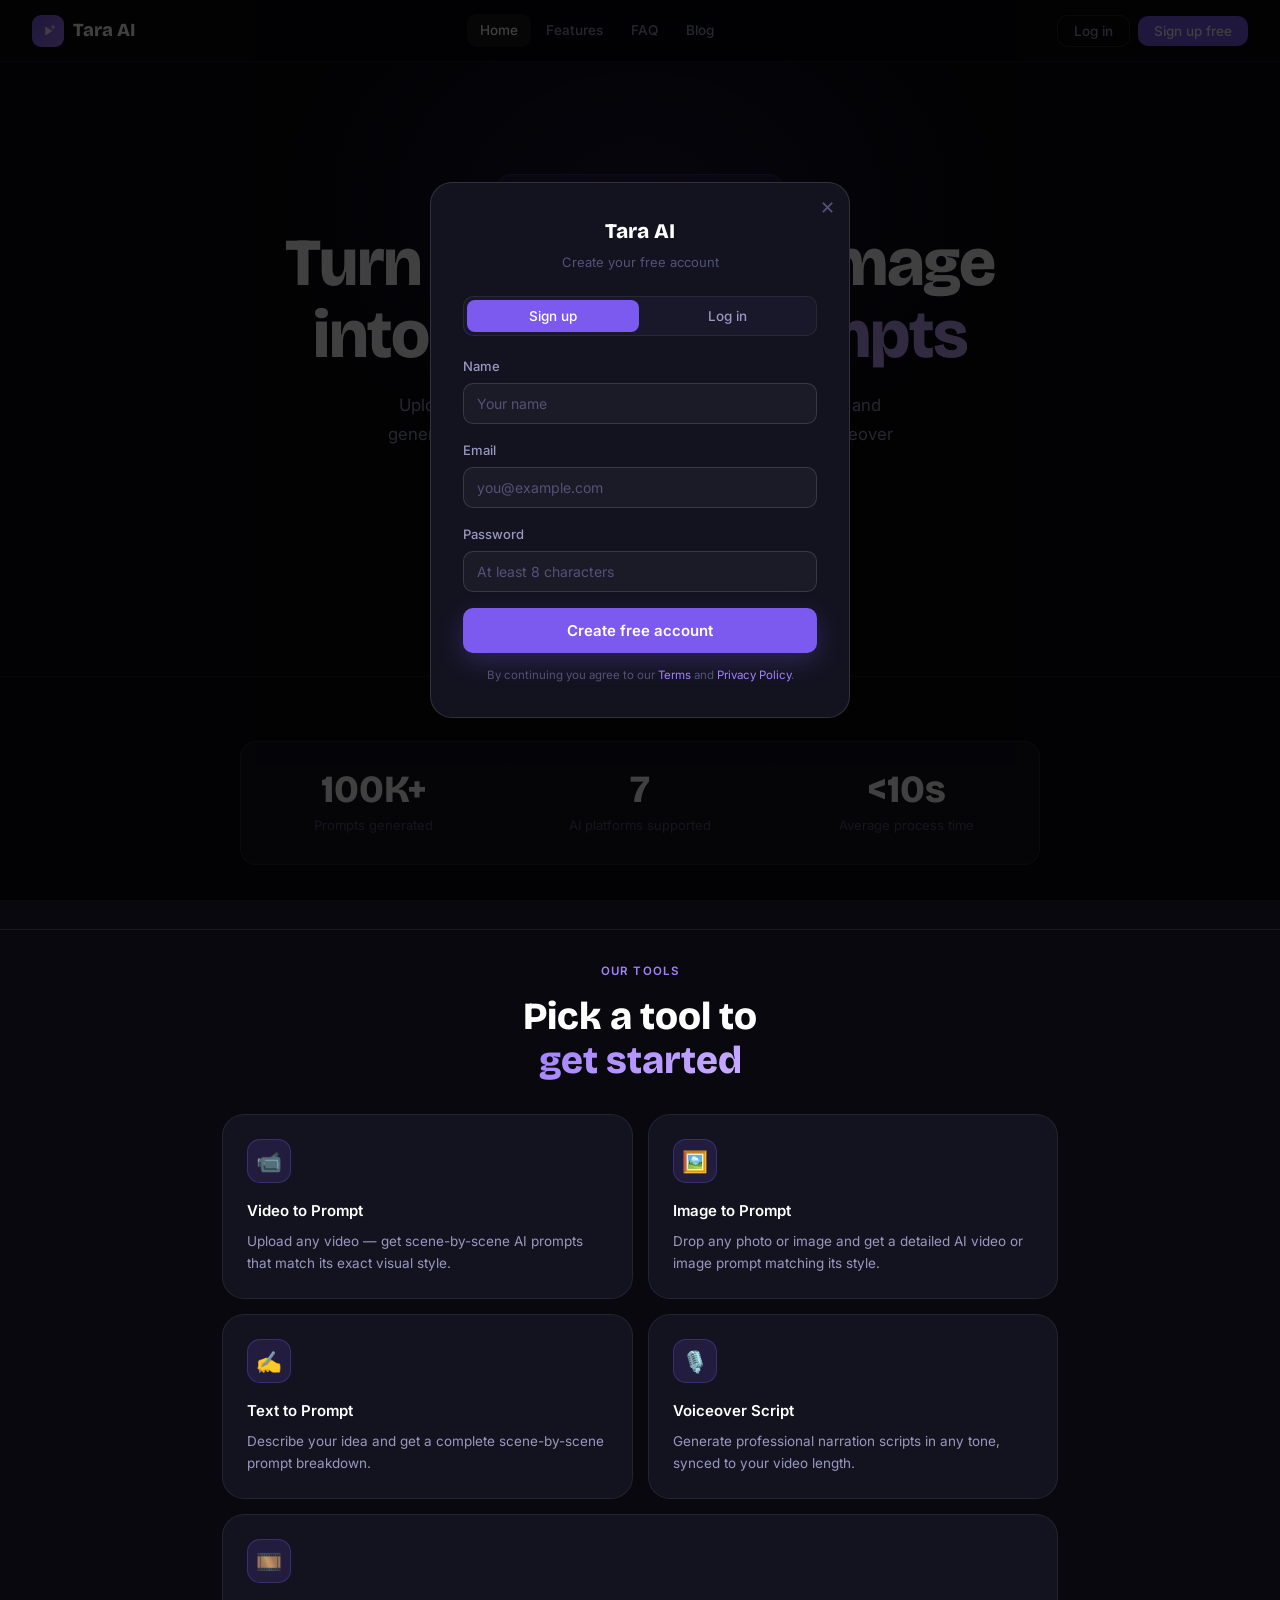
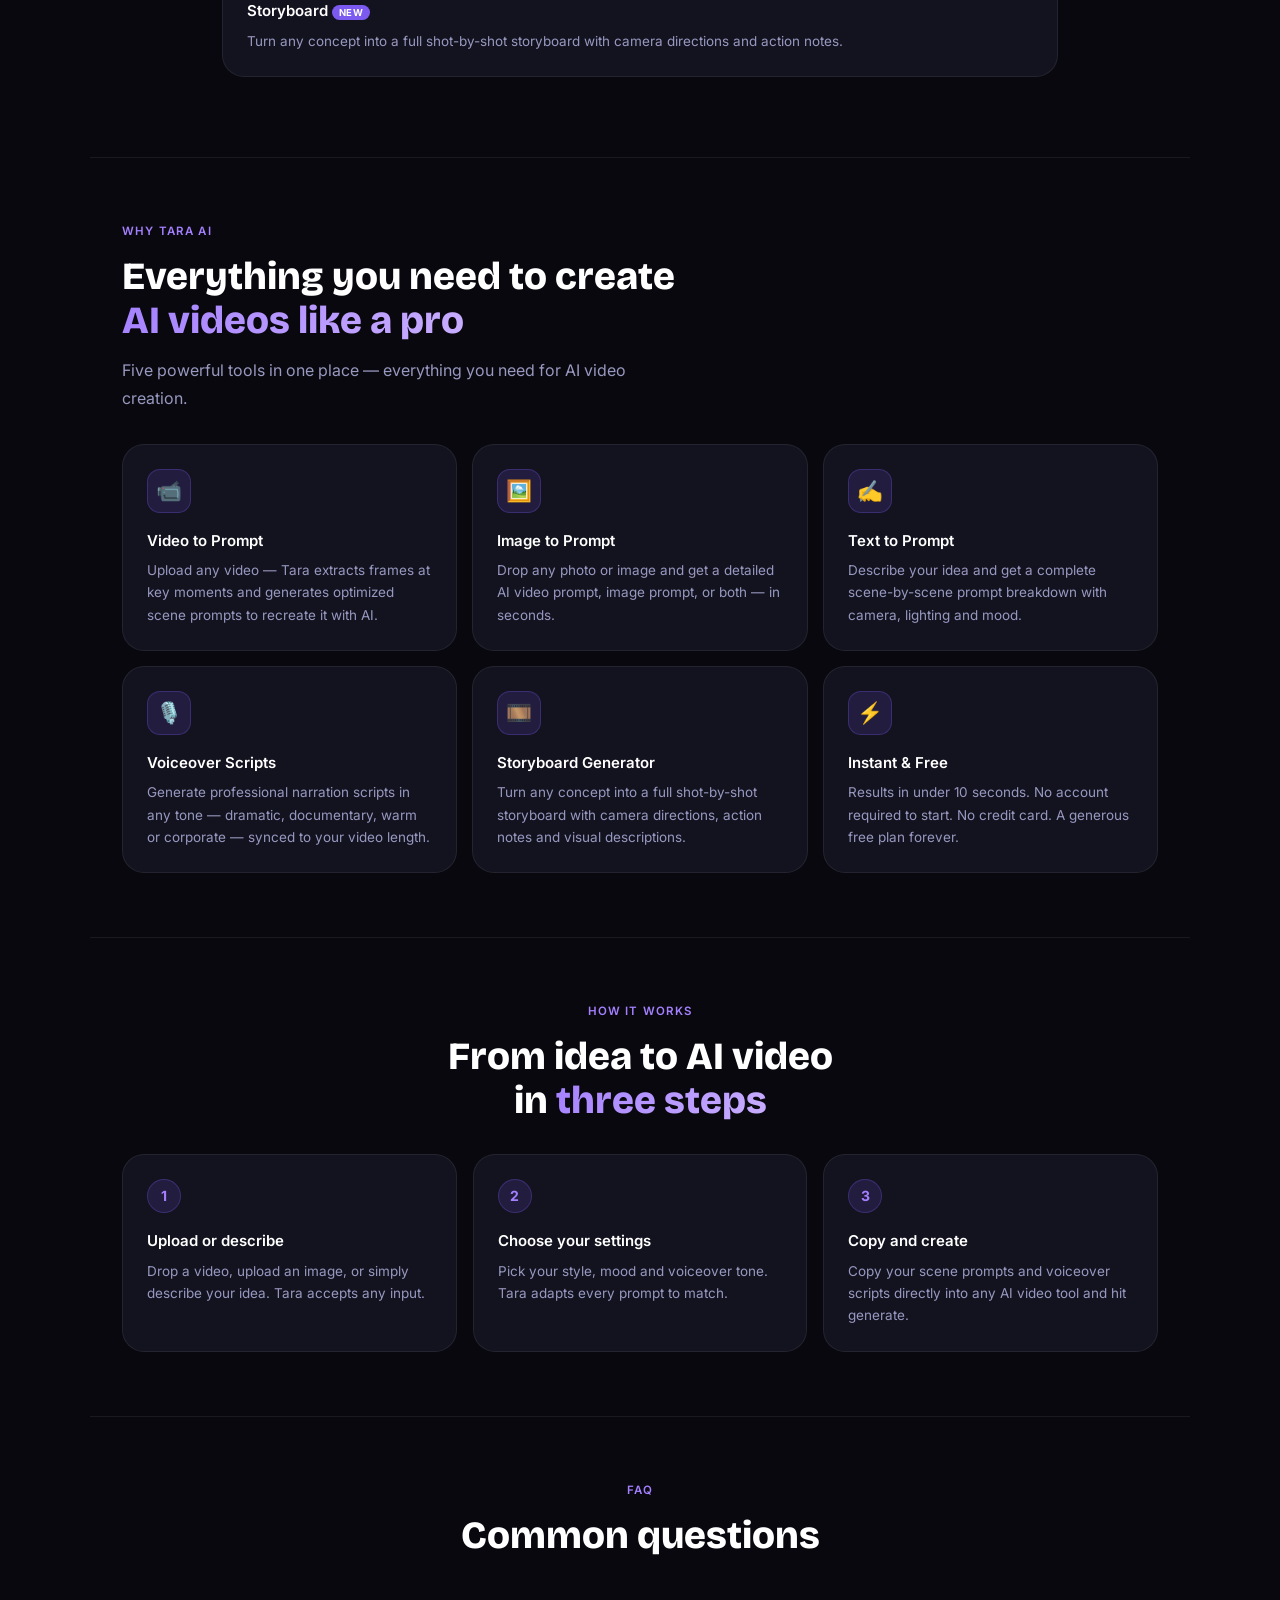
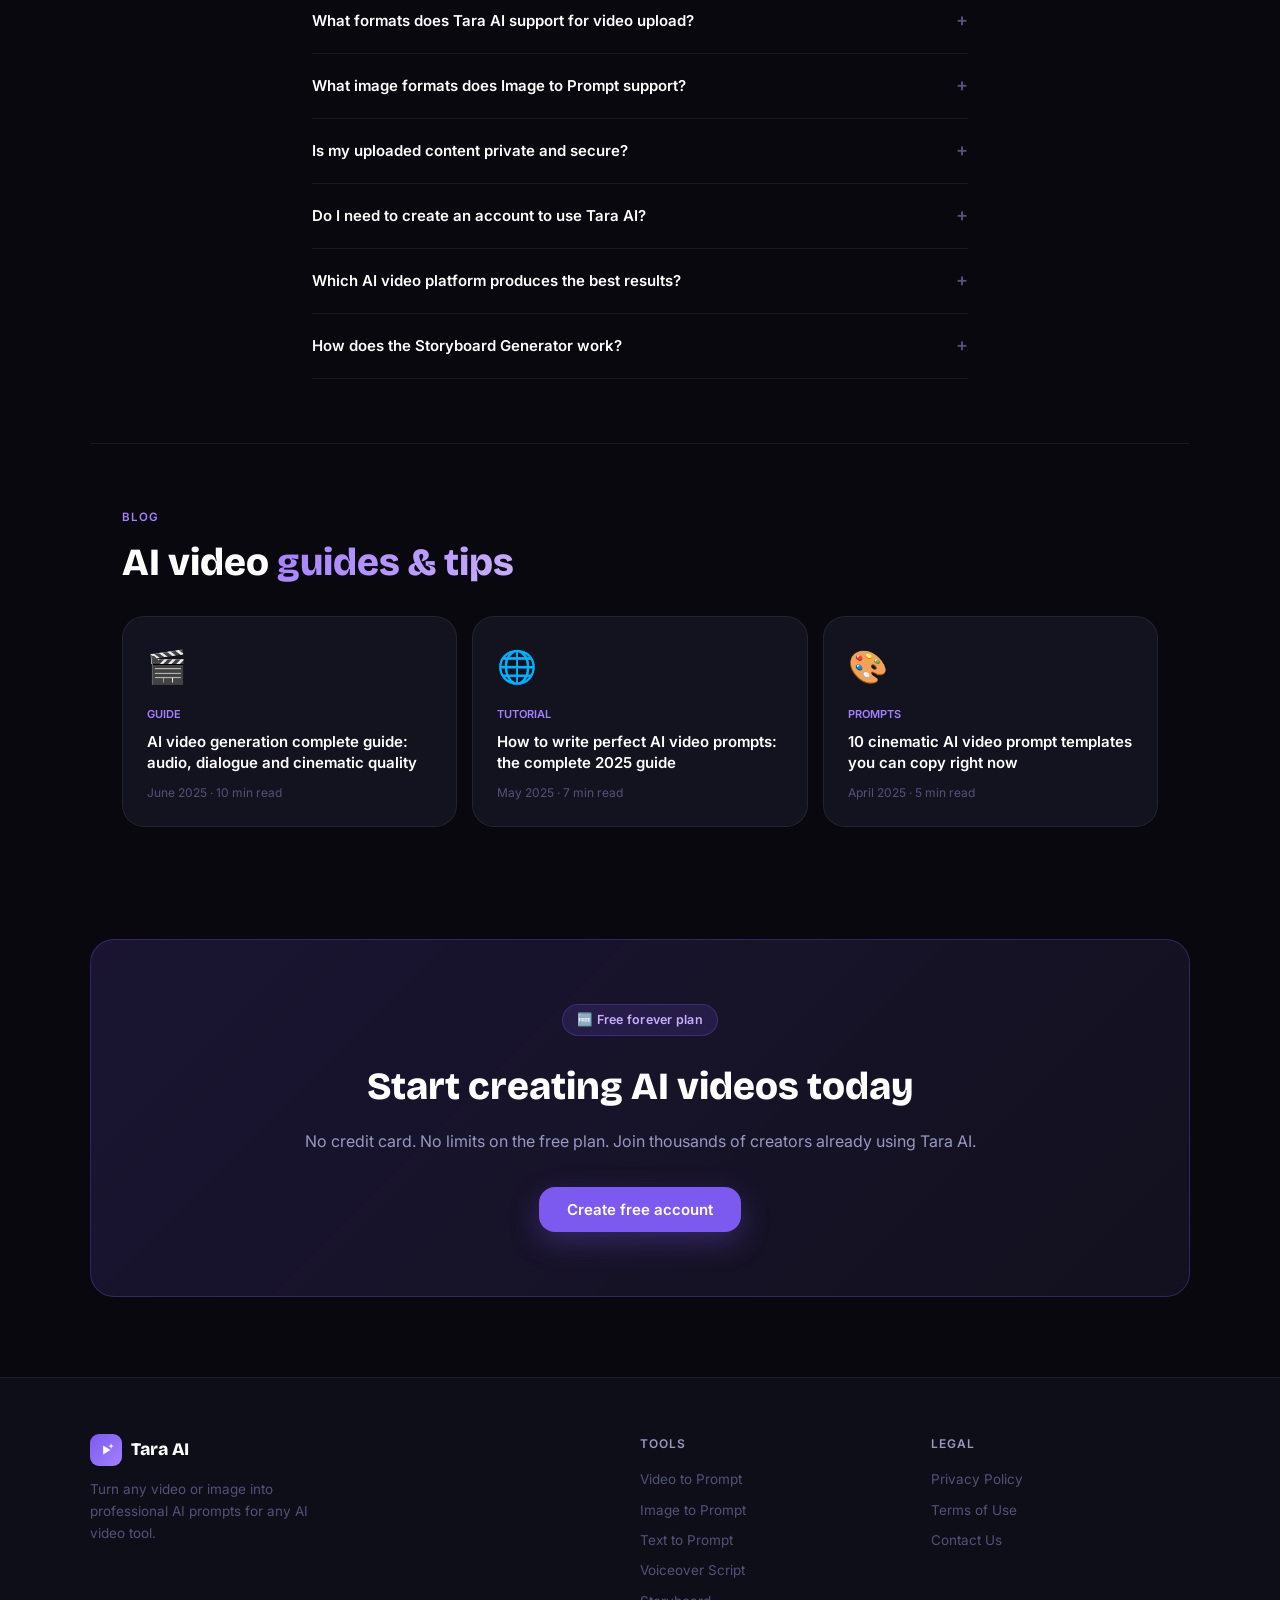
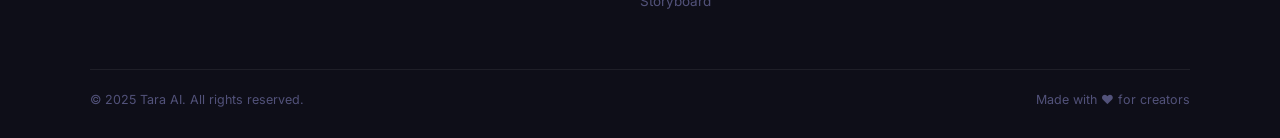
<file: index.html>
<!DOCTYPE html>
<html lang="en">
<head>
<meta charset="UTF-8">
<meta name="viewport" content="width=device-width,initial-scale=1.0">
<meta name="description" content="Tara AI — Turn any video or image into scene-by-scene AI prompts for any AI video tool. Free forever.">
<title>Tara AI — Video & Image to AI Prompt Generator</title>
<link rel="preconnect" href="https://fonts.googleapis.com">
<link href="https://fonts.googleapis.com/css2?family=Inter:ital,wght@0,400;0,500;0,600;0,700;1,400&family=Bricolage+Grotesque:wght@700;800&display=swap" rel="stylesheet">
<link rel="stylesheet" href="styles.css">
</head>
<body>
<nav class="nav">
  <a href="index.html" class="nav-logo"><span class="logo-gem"><svg width="18" height="18" viewBox="0 0 32 32" fill="none" xmlns="http://www.w3.org/2000/svg"><path d="M11 8L24 16L11 24V8Z" fill="white"/><path d="M25 4L26.2 7.8L30 9L26.2 10.2L25 14L23.8 10.2L20 9L23.8 7.8L25 4Z" fill="white"/></svg></span>Tara AI</a>
  <div class="nav-links">
    <a href="index.html" class="on">Home</a>
    <a href="#features">Features</a>
    <a href="#faq">FAQ</a>
    <a href="#blog">Blog</a>
  </div>
  <div class="nav-right">
    <button class="nbtn ghost" onclick="showAuth('login')">Log in</button>
    <button class="nbtn solid" onclick="showAuth('signup')">Sign up free</button>
  </div>
</nav>

<!-- ── HERO ──────────────────────────────────────── -->
<div class="hero">
  <div class="hero-glow"></div>
  <div style="position:relative;z-index:1">
    <div class="hero-eyebrow">✨ Now with Image to Prompt &amp; Voiceover</div>
    <h1>Turn any video or image<br>into <mark>AI-ready prompts</mark></h1>
    <p class="hero-sub">Upload a video or image — Tara AI analyzes every scene and generates detailed prompts for any AI video tool. With voiceover scripts included.</p>
    <div class="hero-btns">
      <a href="#tools"><button class="hbtn p">🎬 Try it free</button></a>
      <a href="#features"><button class="hbtn s">See all features</button></a>
    </div>
  </div>
</div>


<!-- ── STATS ─────────────────────────────────────── -->
<div class="stats-band">
  <div class="stats-inner">
    <div class="stat"><div class="stat-n">100K+</div><div class="stat-l">Prompts generated</div></div>
    <div class="stat"><div class="stat-n">7</div><div class="stat-l">AI platforms supported</div></div>
    <div class="stat"><div class="stat-n">&lt;10s</div><div class="stat-l">Average process time</div></div>
  </div>
</div>


<!-- ── TOOL AREA ──────────────────────────────────── -->
<div id="tools" class="tool-section">
  <div class="sec-label" style="text-align:center">Our tools</div>
  <div class="sec-title" style="text-align:center;margin-bottom:2rem">Pick a tool to<br><mark>get started</mark></div>
  <div class="feat-grid" style="grid-template-columns:repeat(2,1fr)">
    <a href="video-to-prompt.html" target="_blank" class="fc" style="display:block">
      <div class="fc-ico">📹</div><h3>Video to Prompt</h3>
      <p>Upload any video — get scene-by-scene AI prompts that match its exact visual style.</p>
    </a>
    <a href="image-to-prompt.html" target="_blank" class="fc" style="display:block">
      <div class="fc-ico">🖼️</div><h3>Image to Prompt</h3>
      <p>Drop any photo or image and get a detailed AI video or image prompt matching its style.</p>
    </a>
    <a href="text-to-prompt.html" target="_blank" class="fc" style="display:block">
      <div class="fc-ico">✍️</div><h3>Text to Prompt</h3>
      <p>Describe your idea and get a complete scene-by-scene prompt breakdown.</p>
    </a>
    <a href="voiceover-script.html" target="_blank" class="fc" style="display:block">
      <div class="fc-ico">🎙️</div><h3>Voiceover Script</h3>
      <p>Generate professional narration scripts in any tone, synced to your video length.</p>
    </a>
    <a href="storyboard.html" target="_blank" class="fc" style="display:block;grid-column:span 2">
      <div class="fc-ico">🎞️</div><h3>Storyboard <span class="new-pill">NEW</span></h3>
      <p>Turn any concept into a full shot-by-shot storyboard with camera directions and action notes.</p>
    </a>
  </div>
</div>


<!-- ── FEATURES ───────────────────────────────────── -->
<div class="divider"></div>
<div id="features" class="feat-section">
  <div class="sec-label">Why Tara AI</div>
  <div class="sec-title">Everything you need to create<br><mark>AI videos like a pro</mark></div>
  <p class="sec-sub">Five powerful tools in one place — everything you need for AI video creation.</p>
  <div class="feat-grid">
    <div class="fc"><div class="fc-ico">📹</div><h3>Video to Prompt</h3><p>Upload any video — Tara extracts frames at key moments and generates optimized scene prompts to recreate it with AI.</p></div>
    <div class="fc"><div class="fc-ico">🖼️</div><h3>Image to Prompt</h3><p>Drop any photo or image and get a detailed AI video prompt, image prompt, or both — in seconds.</p></div>
    <div class="fc"><div class="fc-ico">✍️</div><h3>Text to Prompt</h3><p>Describe your idea and get a complete scene-by-scene prompt breakdown with camera, lighting and mood.</p></div>
    <div class="fc"><div class="fc-ico">🎙️</div><h3>Voiceover Scripts</h3><p>Generate professional narration scripts in any tone — dramatic, documentary, warm or corporate — synced to your video length.</p></div>
    <div class="fc"><div class="fc-ico">🎞️</div><h3>Storyboard Generator</h3><p>Turn any concept into a full shot-by-shot storyboard with camera directions, action notes and visual descriptions.</p></div>
    <div class="fc"><div class="fc-ico">⚡</div><h3>Instant &amp; Free</h3><p>Results in under 10 seconds. No account required to start. No credit card. A generous free plan forever.</p></div>
  </div>
</div>


<!-- ── HOW IT WORKS ───────────────────────────────── -->
<div class="divider"></div>
<div class="how-section">
  <div class="sec-label center" style="text-align:center">How it works</div>
  <div class="sec-title" style="text-align:center">From idea to AI video<br>in <mark>three steps</mark></div>
  <div class="steps">
    <div class="step"><div class="sn">1</div><h3>Upload or describe</h3><p>Drop a video, upload an image, or simply describe your idea. Tara accepts any input.</p></div>
    <div class="step"><div class="sn">2</div><h3>Choose your settings</h3><p>Pick your style, mood and voiceover tone. Tara adapts every prompt to match.</p></div>
    <div class="step"><div class="sn">3</div><h3>Copy and create</h3><p>Copy your scene prompts and voiceover scripts directly into any AI video tool and hit generate.</p></div>
  </div>
</div>


<!-- ── FAQ ────────────────────────────────────────── -->
<div class="divider"></div>
<div id="faq" class="faq-section">
  <div class="sec-label" style="text-align:center">FAQ</div>
  <div class="sec-title" style="text-align:center;margin-bottom:2rem">Common questions</div>
  <div class="faq-item"><div class="fq" onclick="this.parentElement.classList.toggle('open')">What formats does Tara AI support for video upload? <span class="fq-icon">+</span></div><div class="fa">Tara AI supports all common video formats including MP4, MOV, WebM, AVI, FLV, WMV, MKV and 3GPP. There is no strict file size limit but we recommend keeping uploads under 500MB for the best performance.</div></div>
  <div class="faq-item"><div class="fq" onclick="this.parentElement.classList.toggle('open')">What image formats does Image to Prompt support? <span class="fq-icon">+</span></div><div class="fa">We support JPG, PNG, WebP, GIF, HEIC and most other common image formats. You can upload screenshots, photos, concept art, stills from other videos, or any other visual.</div></div>
  <div class="faq-item"><div class="fq" onclick="this.parentElement.classList.toggle('open')">Is my uploaded content private and secure? <span class="fq-icon">+</span></div><div class="fa">Yes. Videos and images you upload are processed in memory and deleted from our servers within 24 hours. We never use your content to train AI models and we never share it with third parties.</div></div>
  <div class="faq-item"><div class="fq" onclick="this.parentElement.classList.toggle('open')">Do I need to create an account to use Tara AI? <span class="fq-icon">+</span></div><div class="fa">No. You can use all tools without creating an account. A free account lets you save your prompt history and access premium features.</div></div>
  <div class="faq-item"><div class="fq" onclick="this.parentElement.classList.toggle('open')">Which AI video platform produces the best results? <span class="fq-icon">+</span></div><div class="fa">It depends on your use case. Google Veo 3 is currently the most powerful for cinematic quality and native audio. Sora is best for realistic scenes. Runway Gen-4 gives the most precise motion control. Tara's prompts describe scenes, camera work and lighting in plain, detailed language that works well across all of them.</div></div>
  <div class="faq-item"><div class="fq" onclick="this.parentElement.classList.toggle('open')">How does the Storyboard Generator work? <span class="fq-icon">+</span></div><div class="fa">Describe your project, number of shots and style. Tara AI writes a complete shot-by-shot storyboard with visual descriptions, camera direction, lighting notes and action cues — ready to paste into any AI video tool or share with your team.</div></div>
</div>


<!-- ── BLOG ───────────────────────────────────────── -->
<div class="divider"></div>
<div id="blog" class="feat-section">
  <div class="sec-label">Blog</div>
  <div class="sec-title">AI video <mark>guides & tips</mark></div>
  <div class="feat-grid" style="margin-top:2rem">
    <div class="fc" style="cursor:pointer"><div style="font-size:2rem;margin-bottom:.85rem">🎬</div><div style="font-size:11px;font-weight:600;color:var(--acc2);text-transform:uppercase;margin-bottom:.5rem">Guide</div><h3 style="line-height:1.4">AI video generation complete guide: audio, dialogue and cinematic quality</h3><div style="font-size:12px;color:var(--s3);margin-top:.6rem">June 2025 · 10 min read</div></div>
    <div class="fc" style="cursor:pointer"><div style="font-size:2rem;margin-bottom:.85rem">🌐</div><div style="font-size:11px;font-weight:600;color:var(--acc2);text-transform:uppercase;margin-bottom:.5rem">Tutorial</div><h3 style="line-height:1.4">How to write perfect AI video prompts: the complete 2025 guide</h3><div style="font-size:12px;color:var(--s3);margin-top:.6rem">May 2025 · 7 min read</div></div>
    <div class="fc" style="cursor:pointer"><div style="font-size:2rem;margin-bottom:.85rem">🎨</div><div style="font-size:11px;font-weight:600;color:var(--acc2);text-transform:uppercase;margin-bottom:.5rem">Prompts</div><h3 style="line-height:1.4">10 cinematic AI video prompt templates you can copy right now</h3><div style="font-size:12px;color:var(--s3);margin-top:.6rem">April 2025 · 5 min read</div></div>
  </div>
</div>


<!-- ── CTA ────────────────────────────────────────── -->
<div class="cta-section">
  <div class="cta-box">
    <div class="hero-eyebrow" style="margin:0 auto 1.25rem">🆓 Free forever plan</div>
    <h2>Start creating AI videos today</h2>
    <p>No credit card. No limits on the free plan. Join thousands of creators already using Tara AI.</p>
    <button class="hbtn p" onclick="showAuth('signup')">Create free account</button>
  </div>
</div>


<!-- ── FOOTER ─────────────────────────────────────── -->
<footer>
  <div class="ft">
    <div class="ft-top">
      <div class="ft-brand">
        <div class="nav-logo" style="display:flex;align-items:center;gap:9px;font-family:var(--display);font-weight:800;font-size:1.1rem;margin-bottom:.6rem"><span class="logo-gem"><svg width="18" height="18" viewBox="0 0 32 32" fill="none" xmlns="http://www.w3.org/2000/svg"><path d="M11 8L24 16L11 24V8Z" fill="white"/><path d="M25 4L26.2 7.8L30 9L26.2 10.2L25 14L23.8 10.2L20 9L23.8 7.8L25 4Z" fill="white"/></svg></span> Tara AI</div>
        <p>Turn any video or image into professional AI prompts for any AI video tool.</p>
      </div>
      <div class="ft-col">
        <h4>Tools</h4>
        <a href="video-to-prompt.html" target="_blank">Video to Prompt</a>
        <a href="image-to-prompt.html" target="_blank">Image to Prompt</a>
        <a href="text-to-prompt.html" target="_blank">Text to Prompt</a>
        <a href="voiceover-script.html" target="_blank">Voiceover Script</a>
        <a href="storyboard.html" target="_blank">Storyboard</a>
      </div>
      <div class="ft-col">
        <h4>Legal</h4>
        <a href="privacy.html">Privacy Policy</a>
        <a href="terms.html">Terms of Use</a>
        <a href="mailto:support@tara.ai">Contact Us</a>
      </div>
    </div>
    <div class="ft-bot"><span>© 2025 Tara AI. All rights reserved.</span><span>Made with ❤️ for creators</span></div>
  </div>
</footer>


<!-- ── AUTH MODAL ─────────────────────────────────── -->
<div id="auth-modal" style="display:none;position:fixed;inset:0;background:rgba(0,0,0,.75);z-index:9999;display:flex;align-items:center;justify-content:center;padding:1rem" onclick="if(event.target===this)this.style.display='none'">
  <div style="background:var(--bg2);border:1px solid var(--bd2);border-radius:var(--r3);padding:2rem;width:100%;max-width:420px;position:relative">
    <button onclick="document.getElementById('auth-modal').style.display='none'" style="position:absolute;top:14px;right:14px;background:none;border:none;color:var(--s3);font-size:18px;cursor:pointer">✕</button>
    <div style="text-align:center;margin-bottom:1.5rem">
      <div style="font-family:var(--display);font-weight:800;font-size:1.3rem;color:#fff;margin-bottom:3px">Tara AI</div>
      <div id="auth-sub" style="font-size:13px;color:var(--s3)">Create your free account</div>
    </div>
    <div style="display:flex;background:var(--bg3);border:1px solid var(--bd);border-radius:var(--r);padding:3px;gap:3px;margin-bottom:1.25rem">
      <button id="tab-su" onclick="setAuthTab('signup')" style="flex:1;padding:8px;border-radius:8px;border:none;font-size:13.5px;font-weight:500;background:var(--acc);color:#fff;cursor:pointer">Sign up</button>
      <button id="tab-li" onclick="setAuthTab('login')" style="flex:1;padding:8px;border-radius:8px;border:none;font-size:13.5px;font-weight:500;background:transparent;color:var(--s2);cursor:pointer">Log in</button>
    </div>
    <div id="auth-su">
      <div class="f"><label>Name</label><input type="text" id="au-name" placeholder="Your name"></div>
      <div class="f"><label>Email</label><input type="email" id="au-email" placeholder="you@example.com"></div>
      <div class="f"><label>Password</label><input type="password" id="au-pass" placeholder="At least 8 characters"></div>
      <button class="gen-btn" onclick="doAuth('signup',this)">Create free account</button>
    </div>
    <div id="auth-li" style="display:none">
      <div class="f"><label>Email</label><input type="email" id="li-email" placeholder="you@example.com"></div>
      <div class="f"><label>Password</label><input type="password" id="li-pass" placeholder="Your password"></div>
      <button class="gen-btn" onclick="doAuth('login',this)">Log in</button>
    </div>
    <div id="auth-ok" style="display:none;text-align:center;padding:1.5rem 0">
      <div style="font-size:2.5rem;margin-bottom:.75rem">🎉</div>
      <div style="font-size:16px;font-weight:600;color:#fff;margin-bottom:.4rem" id="auth-ok-title">Account created!</div>
      <div style="font-size:13px;color:var(--s2)">You can now save prompts and access all features.</div>
    </div>
    <div style="font-size:11.5px;color:var(--s3);text-align:center;margin-top:.85rem">By continuing you agree to our <a href="terms.html" style="color:var(--acc2)">Terms</a> and <a href="privacy.html" style="color:var(--acc2)">Privacy Policy</a>.</div>
  </div>
</div>


<script src="app.js"></script>
</body>
</html>
</file>
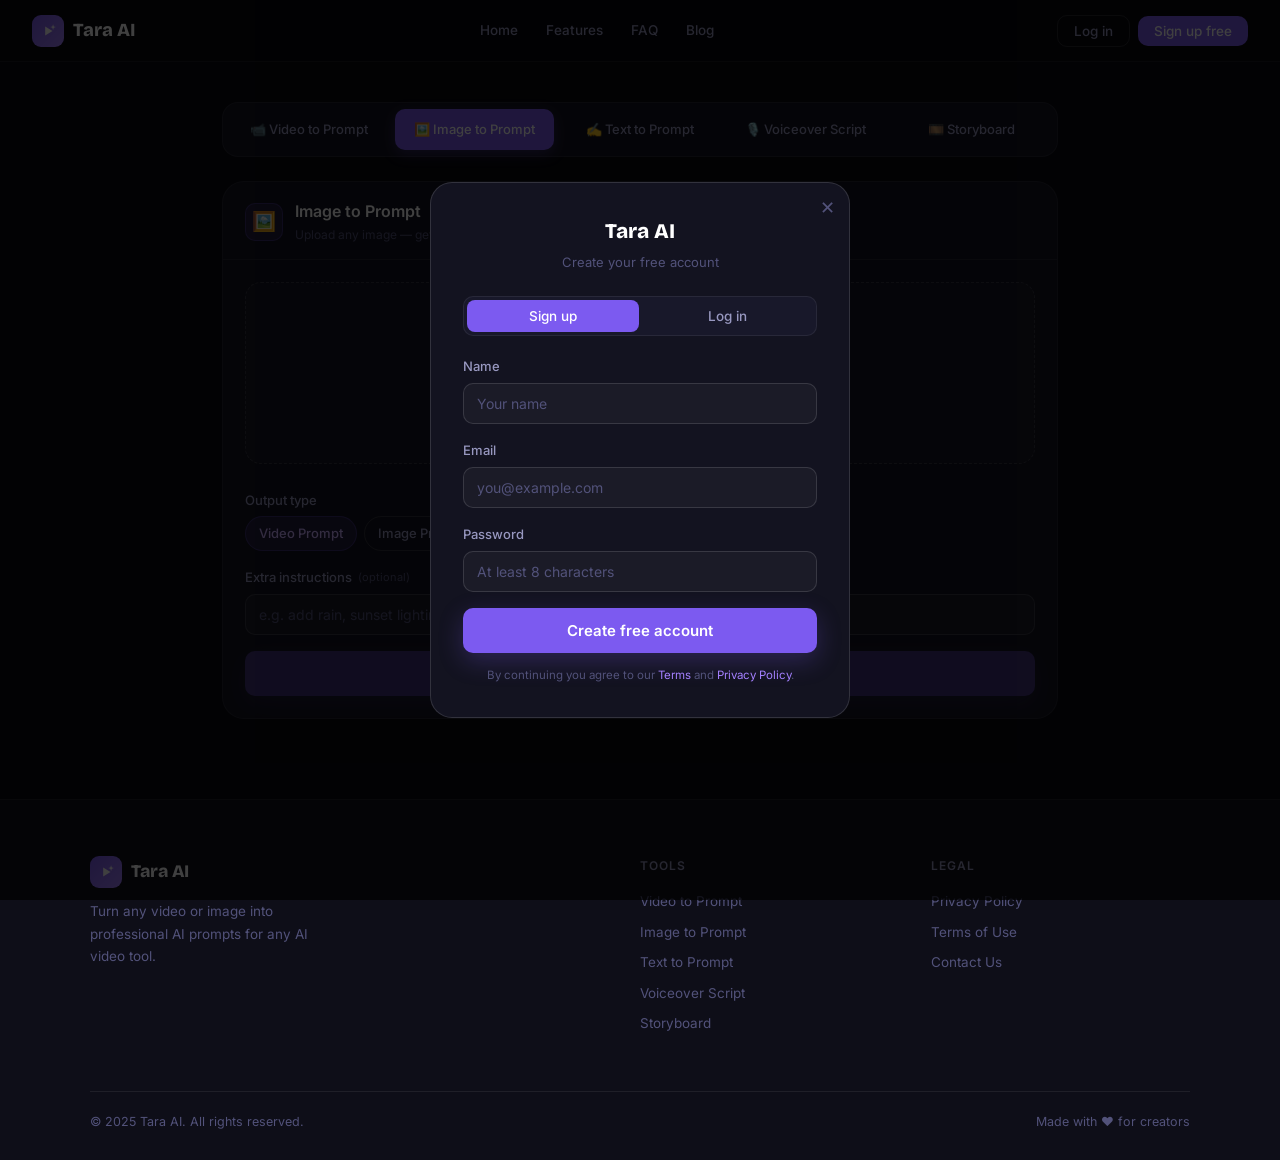
<file: image-to-prompt.html>
<!DOCTYPE html>
<html lang="en">
<head>
<meta charset="UTF-8">
<meta name="viewport" content="width=device-width,initial-scale=1.0">
<meta name="description" content="Tara AI — Image to Prompt. Upload any image and get a detailed AI video or image prompt matching its style.">
<title>Image to Prompt — Tara AI</title>
<link rel="preconnect" href="https://fonts.googleapis.com">
<link href="https://fonts.googleapis.com/css2?family=Inter:ital,wght@0,400;0,500;0,600;0,700;1,400&family=Bricolage+Grotesque:wght@700;800&display=swap" rel="stylesheet">
<link rel="stylesheet" href="styles.css">
</head>
<body>
<nav class="nav">
  <a href="index.html" class="nav-logo"><span class="logo-gem"><svg width="18" height="18" viewBox="0 0 32 32" fill="none" xmlns="http://www.w3.org/2000/svg"><path d="M11 8L24 16L11 24V8Z" fill="white"/><path d="M25 4L26.2 7.8L30 9L26.2 10.2L25 14L23.8 10.2L20 9L23.8 7.8L25 4Z" fill="white"/></svg></span>Tara AI</a>
  <div class="nav-links">
    <a href="index.html">Home</a>
    <a href="index.html#features">Features</a>
    <a href="index.html#faq">FAQ</a>
    <a href="index.html#blog">Blog</a>
  </div>
  <div class="nav-right">
    <button class="nbtn ghost" onclick="showAuth('login')">Log in</button>
    <button class="nbtn solid" onclick="showAuth('signup')">Sign up free</button>
  </div>
</nav>

<div id="tools" class="tool-section" style="padding-top:2.5rem">
  <div class="tab-row">
    <a class="tab" href="video-to-prompt.html" target="_blank">📹 Video to Prompt</a>
    <a class="tab on" href="image-to-prompt.html">🖼️ Image to Prompt</a>
    <a class="tab" href="text-to-prompt.html" target="_blank">✍️ Text to Prompt</a>
    <a class="tab" href="voiceover-script.html" target="_blank">🎙️ Voiceover Script</a>
    <a class="tab" href="storyboard.html" target="_blank">🎞️ Storyboard</a>
  </div>

  <!-- ══ IMAGE TO PROMPT ══ -->
  <div class="panel on" id="panel-i2p">
    <div class="card">
      <div class="card-hd"><span class="card-hd-ico">🖼️</span><div><h2>Image to Prompt</h2><p>Upload any image — get a detailed AI video prompt</p></div></div>
      <div class="card-bd">
        <div class="upload-z" id="iz" ondragover="event.preventDefault();this.classList.add('drag')" ondragleave="this.classList.remove('drag')" ondrop="dropFile(event,'image','iz','ipv','ifi','ifn','iimg')">
          <input type="file" id="i-inp" accept="image/*" onchange="loadMedia(this,'image','ipv','ifi','ifn','iimg','i-inp','iz')">
          <div class="u-ico">🖼️</div>
          <div class="u-title">Drop image here or tap to upload</div>
          <div class="u-sub">JPG, PNG, WebP, GIF — any size</div>
        </div>
        <div class="preview-wrap" id="ipv">
          <img id="iimg" alt="preview">
          <div class="file-info"><span class="fi-txt" id="ifn">image.jpg</span><button class="fi-rm" onclick="clearMedia('ipv','iimg','i-inp','iz',false)">✕ Remove</button></div>
        </div>
        <br>
        <div class="row2">
          <div class="f"><label>Output type</label>
            <div class="chips" id="i-ot"><div class="chip on" data-v="video prompt">Video Prompt</div><div class="chip" data-v="image prompt">Image Prompt</div><div class="chip" data-v="both">Both</div></div>
          </div>
        </div>
        <div class="f"><label>Extra instructions <span class="opt">(optional)</span></label><input type="text" id="i-ex" placeholder="e.g. add rain, sunset lighting, dramatic score…"></div>
        <button class="gen-btn" id="i-btn" onclick="analyzeImage()" disabled>🖼️ Generate prompt from image</button>
        <div class="load-row" id="i-load"><div class="spin"></div><span class="load-txt" id="i-ltxt">Analyzing image…</span></div>
        <div class="out-wrap" id="i-out">
          <div class="out-hd"><h3>🖼️ Generated prompt</h3><button class="copy-all" onclick="copyAll('i-alltext')">Copy all</button></div>
          <div id="i-scenes"></div>
          <div class="ok-msg" id="i-ok">Copied!</div>
          <button class="reset-btn" onclick="resetPanel('i-out','ipv','iimg','i-inp','iz',false)">↺ Start over</button>
        </div>
      </div>
    </div>
  </div>

</div>
<!-- ── FOOTER ─────────────────────────────────────── -->
<footer>
  <div class="ft">
    <div class="ft-top">
      <div class="ft-brand">
        <div class="nav-logo" style="display:flex;align-items:center;gap:9px;font-family:var(--display);font-weight:800;font-size:1.1rem;margin-bottom:.6rem"><span class="logo-gem"><svg width="18" height="18" viewBox="0 0 32 32" fill="none" xmlns="http://www.w3.org/2000/svg"><path d="M11 8L24 16L11 24V8Z" fill="white"/><path d="M25 4L26.2 7.8L30 9L26.2 10.2L25 14L23.8 10.2L20 9L23.8 7.8L25 4Z" fill="white"/></svg></span> Tara AI</div>
        <p>Turn any video or image into professional AI prompts for any AI video tool.</p>
      </div>
      <div class="ft-col">
        <h4>Tools</h4>
        <a href="video-to-prompt.html" target="_blank">Video to Prompt</a>
        <a href="image-to-prompt.html" target="_blank">Image to Prompt</a>
        <a href="text-to-prompt.html" target="_blank">Text to Prompt</a>
        <a href="voiceover-script.html" target="_blank">Voiceover Script</a>
        <a href="storyboard.html" target="_blank">Storyboard</a>
      </div>
      <div class="ft-col">
        <h4>Legal</h4>
        <a href="privacy.html">Privacy Policy</a>
        <a href="terms.html">Terms of Use</a>
        <a href="mailto:support@tara.ai">Contact Us</a>
      </div>
    </div>
    <div class="ft-bot"><span>© 2025 Tara AI. All rights reserved.</span><span>Made with ❤️ for creators</span></div>
  </div>
</footer>


<!-- ── AUTH MODAL ─────────────────────────────────── -->
<div id="auth-modal" style="display:none;position:fixed;inset:0;background:rgba(0,0,0,.75);z-index:9999;display:flex;align-items:center;justify-content:center;padding:1rem" onclick="if(event.target===this)this.style.display='none'">
  <div style="background:var(--bg2);border:1px solid var(--bd2);border-radius:var(--r3);padding:2rem;width:100%;max-width:420px;position:relative">
    <button onclick="document.getElementById('auth-modal').style.display='none'" style="position:absolute;top:14px;right:14px;background:none;border:none;color:var(--s3);font-size:18px;cursor:pointer">✕</button>
    <div style="text-align:center;margin-bottom:1.5rem">
      <div style="font-family:var(--display);font-weight:800;font-size:1.3rem;color:#fff;margin-bottom:3px">Tara AI</div>
      <div id="auth-sub" style="font-size:13px;color:var(--s3)">Create your free account</div>
    </div>
    <div style="display:flex;background:var(--bg3);border:1px solid var(--bd);border-radius:var(--r);padding:3px;gap:3px;margin-bottom:1.25rem">
      <button id="tab-su" onclick="setAuthTab('signup')" style="flex:1;padding:8px;border-radius:8px;border:none;font-size:13.5px;font-weight:500;background:var(--acc);color:#fff;cursor:pointer">Sign up</button>
      <button id="tab-li" onclick="setAuthTab('login')" style="flex:1;padding:8px;border-radius:8px;border:none;font-size:13.5px;font-weight:500;background:transparent;color:var(--s2);cursor:pointer">Log in</button>
    </div>
    <div id="auth-su">
      <div class="f"><label>Name</label><input type="text" id="au-name" placeholder="Your name"></div>
      <div class="f"><label>Email</label><input type="email" id="au-email" placeholder="you@example.com"></div>
      <div class="f"><label>Password</label><input type="password" id="au-pass" placeholder="At least 8 characters"></div>
      <button class="gen-btn" onclick="doAuth('signup',this)">Create free account</button>
    </div>
    <div id="auth-li" style="display:none">
      <div class="f"><label>Email</label><input type="email" id="li-email" placeholder="you@example.com"></div>
      <div class="f"><label>Password</label><input type="password" id="li-pass" placeholder="Your password"></div>
      <button class="gen-btn" onclick="doAuth('login',this)">Log in</button>
    </div>
    <div id="auth-ok" style="display:none;text-align:center;padding:1.5rem 0">
      <div style="font-size:2.5rem;margin-bottom:.75rem">🎉</div>
      <div style="font-size:16px;font-weight:600;color:#fff;margin-bottom:.4rem" id="auth-ok-title">Account created!</div>
      <div style="font-size:13px;color:var(--s2)">You can now save prompts and access all features.</div>
    </div>
    <div style="font-size:11.5px;color:var(--s3);text-align:center;margin-top:.85rem">By continuing you agree to our <a href="terms.html" style="color:var(--acc2)">Terms</a> and <a href="privacy.html" style="color:var(--acc2)">Privacy Policy</a>.</div>
  </div>
</div>


<script src="app.js"></script>
</body>
</html>
</file>
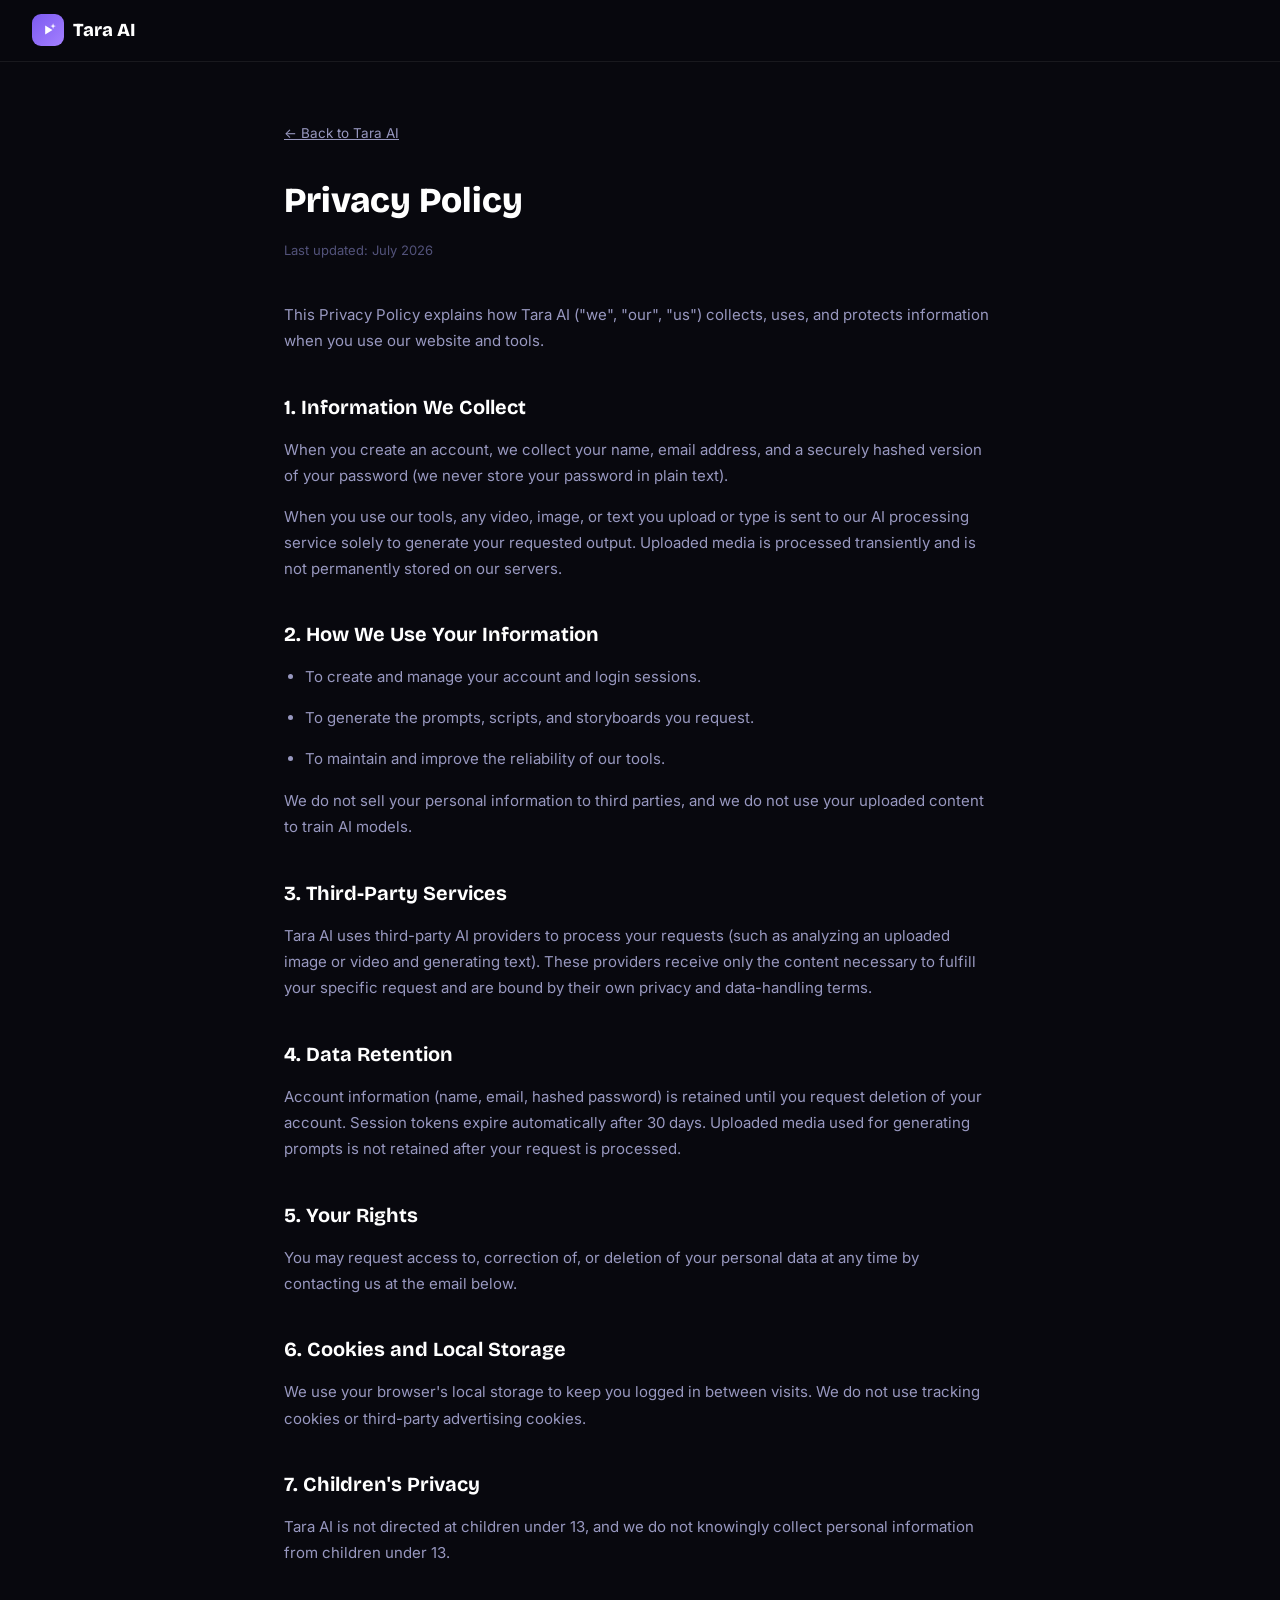
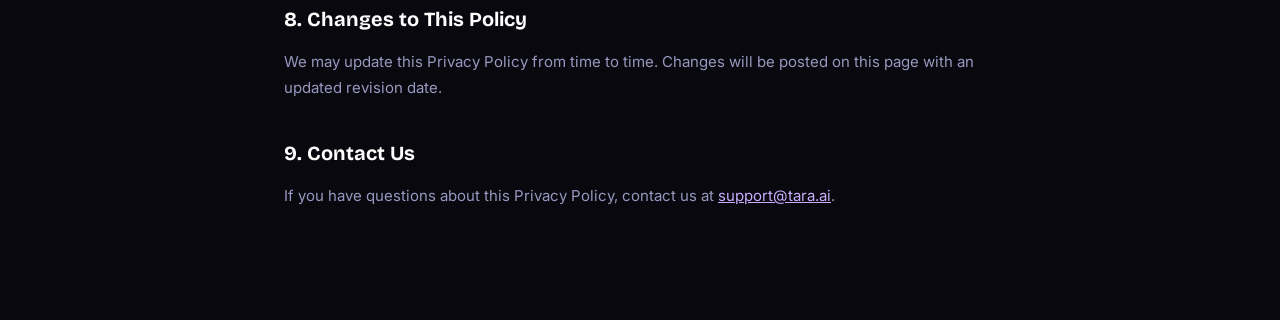
<file: privacy.html>
<!DOCTYPE html>
<html lang="en">
<head>
<meta charset="UTF-8">
<meta name="viewport" content="width=device-width,initial-scale=1.0">
<title>Privacy Policy — Tara AI</title>
<link rel="preconnect" href="https://fonts.googleapis.com">
<link href="https://fonts.googleapis.com/css2?family=Inter:ital,wght@0,400;0,500;0,600;0,700;1,400&family=Bricolage+Grotesque:wght@700;800&display=swap" rel="stylesheet">
<style>
:root{
  --bg:#08080e;--bg2:#131320;--bg3:#18182a;
  --s:#f0f0ff;--s2:#9898c0;--s3:#52527a;
  --acc:#7c5af0;--acc2:#a480ff;--acc3:#c9aeff;
  --bd:rgba(255,255,255,.07);--bd2:rgba(255,255,255,.13);
  --font:'Inter',sans-serif;--display:'Bricolage Grotesque',sans-serif;
}
*{box-sizing:border-box;margin:0;padding:0}
body{font-family:var(--font);background:var(--bg);color:var(--s);line-height:1.75}
a{color:var(--acc3)}
.nav{height:62px;display:flex;align-items:center;padding:0 2rem;background:rgba(8,8,14,.8);backdrop-filter:blur(20px);border-bottom:1px solid var(--bd);position:sticky;top:0}
.nav-logo{display:flex;align-items:center;gap:9px;font-family:var(--display);font-weight:800;font-size:1.15rem;color:#fff;text-decoration:none}
.logo-gem{width:32px;height:32px;border-radius:9px;background:linear-gradient(135deg,#7c5af0,#a480ff);display:flex;align-items:center;justify-content:center;font-size:16px}
.wrap{max-width:760px;margin:0 auto;padding:3.5rem 1.5rem 6rem}
h1{font-family:var(--display);font-weight:800;font-size:2.2rem;color:#fff;margin-bottom:.5rem}
.updated{font-size:13px;color:var(--s3);margin-bottom:2.5rem}
h2{font-family:var(--display);font-weight:700;font-size:1.25rem;color:#fff;margin:2.2rem 0 .75rem}
p,li{font-size:15px;color:var(--s2);margin-bottom:.9rem}
ul{padding-left:1.3rem;margin-bottom:1rem}
.back{display:inline-block;margin-bottom:1.5rem;font-size:13.5px;color:var(--s2)}
</style>
</head>
<body>
<nav class="nav"><a href="index.html" class="nav-logo"><span class="logo-gem"><svg width="18" height="18" viewBox="0 0 32 32" fill="none" xmlns="http://www.w3.org/2000/svg"><path d="M11 8L24 16L11 24V8Z" fill="white"/><path d="M25 4L26.2 7.8L30 9L26.2 10.2L25 14L23.8 10.2L20 9L23.8 7.8L25 4Z" fill="white"/></svg></span>Tara AI</a></nav>
<div class="wrap">
  <a class="back" href="index.html">← Back to Tara AI</a>
  <h1>Privacy Policy</h1>
  <p class="updated">Last updated: July 2026</p>

  <p>This Privacy Policy explains how Tara AI ("we", "our", "us") collects, uses, and protects information when you use our website and tools.</p>

  <h2>1. Information We Collect</h2>
  <p>When you create an account, we collect your name, email address, and a securely hashed version of your password (we never store your password in plain text).</p>
  <p>When you use our tools, any video, image, or text you upload or type is sent to our AI processing service solely to generate your requested output. Uploaded media is processed transiently and is not permanently stored on our servers.</p>

  <h2>2. How We Use Your Information</h2>
  <ul>
    <li>To create and manage your account and login sessions.</li>
    <li>To generate the prompts, scripts, and storyboards you request.</li>
    <li>To maintain and improve the reliability of our tools.</li>
  </ul>
  <p>We do not sell your personal information to third parties, and we do not use your uploaded content to train AI models.</p>

  <h2>3. Third-Party Services</h2>
  <p>Tara AI uses third-party AI providers to process your requests (such as analyzing an uploaded image or video and generating text). These providers receive only the content necessary to fulfill your specific request and are bound by their own privacy and data-handling terms.</p>

  <h2>4. Data Retention</h2>
  <p>Account information (name, email, hashed password) is retained until you request deletion of your account. Session tokens expire automatically after 30 days. Uploaded media used for generating prompts is not retained after your request is processed.</p>

  <h2>5. Your Rights</h2>
  <p>You may request access to, correction of, or deletion of your personal data at any time by contacting us at the email below.</p>

  <h2>6. Cookies and Local Storage</h2>
  <p>We use your browser's local storage to keep you logged in between visits. We do not use tracking cookies or third-party advertising cookies.</p>

  <h2>7. Children's Privacy</h2>
  <p>Tara AI is not directed at children under 13, and we do not knowingly collect personal information from children under 13.</p>

  <h2>8. Changes to This Policy</h2>
  <p>We may update this Privacy Policy from time to time. Changes will be posted on this page with an updated revision date.</p>

  <h2>9. Contact Us</h2>
  <p>If you have questions about this Privacy Policy, contact us at <a href="mailto:support@tara.ai">support@tara.ai</a>.</p>
</div>
</body>
</html>
</file>
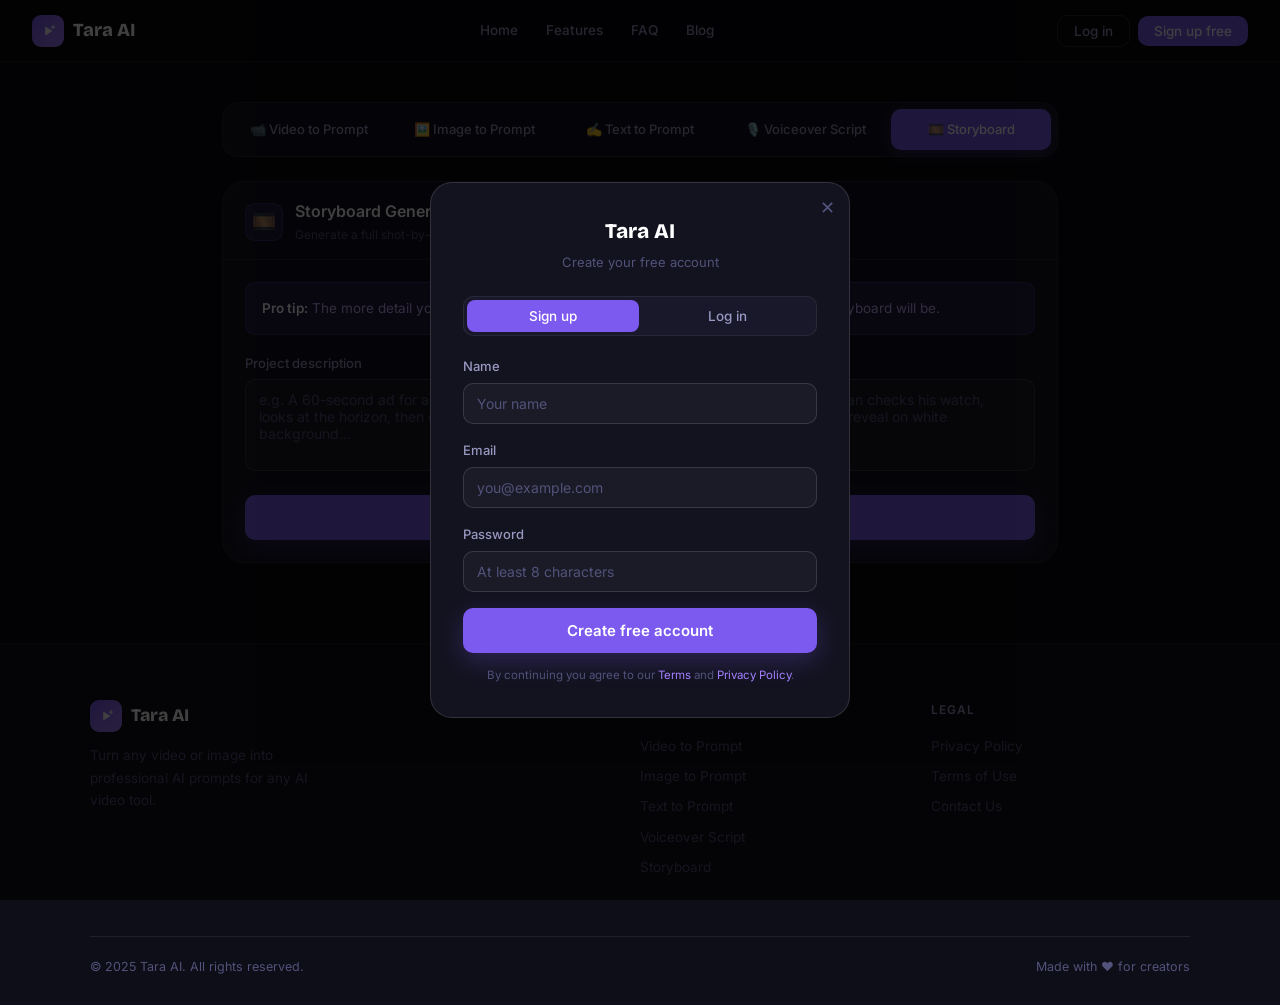
<file: storyboard.html>
<!DOCTYPE html>
<html lang="en">
<head>
<meta charset="UTF-8">
<meta name="viewport" content="width=device-width,initial-scale=1.0">
<meta name="description" content="Tara AI — Storyboard. Turn any concept into a full shot-by-shot storyboard.">
<title>Storyboard — Tara AI</title>
<link rel="preconnect" href="https://fonts.googleapis.com">
<link href="https://fonts.googleapis.com/css2?family=Inter:ital,wght@0,400;0,500;0,600;0,700;1,400&family=Bricolage+Grotesque:wght@700;800&display=swap" rel="stylesheet">
<link rel="stylesheet" href="styles.css">
</head>
<body>
<nav class="nav">
  <a href="index.html" class="nav-logo"><span class="logo-gem"><svg width="18" height="18" viewBox="0 0 32 32" fill="none" xmlns="http://www.w3.org/2000/svg"><path d="M11 8L24 16L11 24V8Z" fill="white"/><path d="M25 4L26.2 7.8L30 9L26.2 10.2L25 14L23.8 10.2L20 9L23.8 7.8L25 4Z" fill="white"/></svg></span>Tara AI</a>
  <div class="nav-links">
    <a href="index.html">Home</a>
    <a href="index.html#features">Features</a>
    <a href="index.html#faq">FAQ</a>
    <a href="index.html#blog">Blog</a>
  </div>
  <div class="nav-right">
    <button class="nbtn ghost" onclick="showAuth('login')">Log in</button>
    <button class="nbtn solid" onclick="showAuth('signup')">Sign up free</button>
  </div>
</nav>

<div id="tools" class="tool-section" style="padding-top:2.5rem">
  <div class="tab-row">
    <a class="tab" href="video-to-prompt.html" target="_blank">📹 Video to Prompt</a>
    <a class="tab" href="image-to-prompt.html" target="_blank">🖼️ Image to Prompt</a>
    <a class="tab" href="text-to-prompt.html" target="_blank">✍️ Text to Prompt</a>
    <a class="tab" href="voiceover-script.html" target="_blank">🎙️ Voiceover Script</a>
    <a class="tab on" href="storyboard.html">🎞️ Storyboard</a>
  </div>

  <!-- ══ STORYBOARD ══ -->
  <div class="panel on" id="panel-sb">
    <div class="card">
      <div class="card-hd"><span class="card-hd-ico">🎞️</span><div><h2>Storyboard Generator</h2><p>Generate a full shot-by-shot storyboard from your idea</p></div></div>
      <div class="card-bd">
        <div class="tip"><strong>Pro tip:</strong> The more detail you add about characters, locations and action, the richer your storyboard will be.</div>
        <div class="f"><label>Project description</label>
          <textarea id="sb-desc" rows="4" placeholder="e.g. A 60-second ad for a luxury watch brand. Opens on a mountain summit at dawn, a man checks his watch, looks at the horizon, then cuts to close-ups of the watch mechanism, ending with a brand reveal on white background…"></textarea>
        </div>
        <button class="gen-btn" onclick="generateStoryboard()">🎞️ Generate storyboard</button>
        <div class="load-row" id="sb-load"><div class="spin"></div><span class="load-txt">Building your storyboard…</span></div>
        <div class="out-wrap" id="sb-out">
          <div class="out-hd"><h3>🎞️ Storyboard <span class="cnt-badge" id="sb-cnt">6 shots</span></h3><button class="copy-all" onclick="copyAll('sb-alltext')">Copy all</button></div>
          <div id="sb-scenes"></div>
          <div class="ok-msg" id="sb-ok">Copied!</div>
          <button class="reset-btn" onclick="document.getElementById('sb-out').style.display='none';document.getElementById('sb-desc').value=''">↺ Start over</button>
        </div>
      </div>
    </div>
  </div>
</div>

</div>
<!-- ── FOOTER ─────────────────────────────────────── -->
<footer>
  <div class="ft">
    <div class="ft-top">
      <div class="ft-brand">
        <div class="nav-logo" style="display:flex;align-items:center;gap:9px;font-family:var(--display);font-weight:800;font-size:1.1rem;margin-bottom:.6rem"><span class="logo-gem"><svg width="18" height="18" viewBox="0 0 32 32" fill="none" xmlns="http://www.w3.org/2000/svg"><path d="M11 8L24 16L11 24V8Z" fill="white"/><path d="M25 4L26.2 7.8L30 9L26.2 10.2L25 14L23.8 10.2L20 9L23.8 7.8L25 4Z" fill="white"/></svg></span> Tara AI</div>
        <p>Turn any video or image into professional AI prompts for any AI video tool.</p>
      </div>
      <div class="ft-col">
        <h4>Tools</h4>
        <a href="video-to-prompt.html" target="_blank">Video to Prompt</a>
        <a href="image-to-prompt.html" target="_blank">Image to Prompt</a>
        <a href="text-to-prompt.html" target="_blank">Text to Prompt</a>
        <a href="voiceover-script.html" target="_blank">Voiceover Script</a>
        <a href="storyboard.html" target="_blank">Storyboard</a>
      </div>
      <div class="ft-col">
        <h4>Legal</h4>
        <a href="privacy.html">Privacy Policy</a>
        <a href="terms.html">Terms of Use</a>
        <a href="mailto:support@tara.ai">Contact Us</a>
      </div>
    </div>
    <div class="ft-bot"><span>© 2025 Tara AI. All rights reserved.</span><span>Made with ❤️ for creators</span></div>
  </div>
</footer>


<!-- ── AUTH MODAL ─────────────────────────────────── -->
<div id="auth-modal" style="display:none;position:fixed;inset:0;background:rgba(0,0,0,.75);z-index:9999;display:flex;align-items:center;justify-content:center;padding:1rem" onclick="if(event.target===this)this.style.display='none'">
  <div style="background:var(--bg2);border:1px solid var(--bd2);border-radius:var(--r3);padding:2rem;width:100%;max-width:420px;position:relative">
    <button onclick="document.getElementById('auth-modal').style.display='none'" style="position:absolute;top:14px;right:14px;background:none;border:none;color:var(--s3);font-size:18px;cursor:pointer">✕</button>
    <div style="text-align:center;margin-bottom:1.5rem">
      <div style="font-family:var(--display);font-weight:800;font-size:1.3rem;color:#fff;margin-bottom:3px">Tara AI</div>
      <div id="auth-sub" style="font-size:13px;color:var(--s3)">Create your free account</div>
    </div>
    <div style="display:flex;background:var(--bg3);border:1px solid var(--bd);border-radius:var(--r);padding:3px;gap:3px;margin-bottom:1.25rem">
      <button id="tab-su" onclick="setAuthTab('signup')" style="flex:1;padding:8px;border-radius:8px;border:none;font-size:13.5px;font-weight:500;background:var(--acc);color:#fff;cursor:pointer">Sign up</button>
      <button id="tab-li" onclick="setAuthTab('login')" style="flex:1;padding:8px;border-radius:8px;border:none;font-size:13.5px;font-weight:500;background:transparent;color:var(--s2);cursor:pointer">Log in</button>
    </div>
    <div id="auth-su">
      <div class="f"><label>Name</label><input type="text" id="au-name" placeholder="Your name"></div>
      <div class="f"><label>Email</label><input type="email" id="au-email" placeholder="you@example.com"></div>
      <div class="f"><label>Password</label><input type="password" id="au-pass" placeholder="At least 8 characters"></div>
      <button class="gen-btn" onclick="doAuth('signup',this)">Create free account</button>
    </div>
    <div id="auth-li" style="display:none">
      <div class="f"><label>Email</label><input type="email" id="li-email" placeholder="you@example.com"></div>
      <div class="f"><label>Password</label><input type="password" id="li-pass" placeholder="Your password"></div>
      <button class="gen-btn" onclick="doAuth('login',this)">Log in</button>
    </div>
    <div id="auth-ok" style="display:none;text-align:center;padding:1.5rem 0">
      <div style="font-size:2.5rem;margin-bottom:.75rem">🎉</div>
      <div style="font-size:16px;font-weight:600;color:#fff;margin-bottom:.4rem" id="auth-ok-title">Account created!</div>
      <div style="font-size:13px;color:var(--s2)">You can now save prompts and access all features.</div>
    </div>
    <div style="font-size:11.5px;color:var(--s3);text-align:center;margin-top:.85rem">By continuing you agree to our <a href="terms.html" style="color:var(--acc2)">Terms</a> and <a href="privacy.html" style="color:var(--acc2)">Privacy Policy</a>.</div>
  </div>
</div>


<script src="app.js"></script>
</body>
</html>
</file>
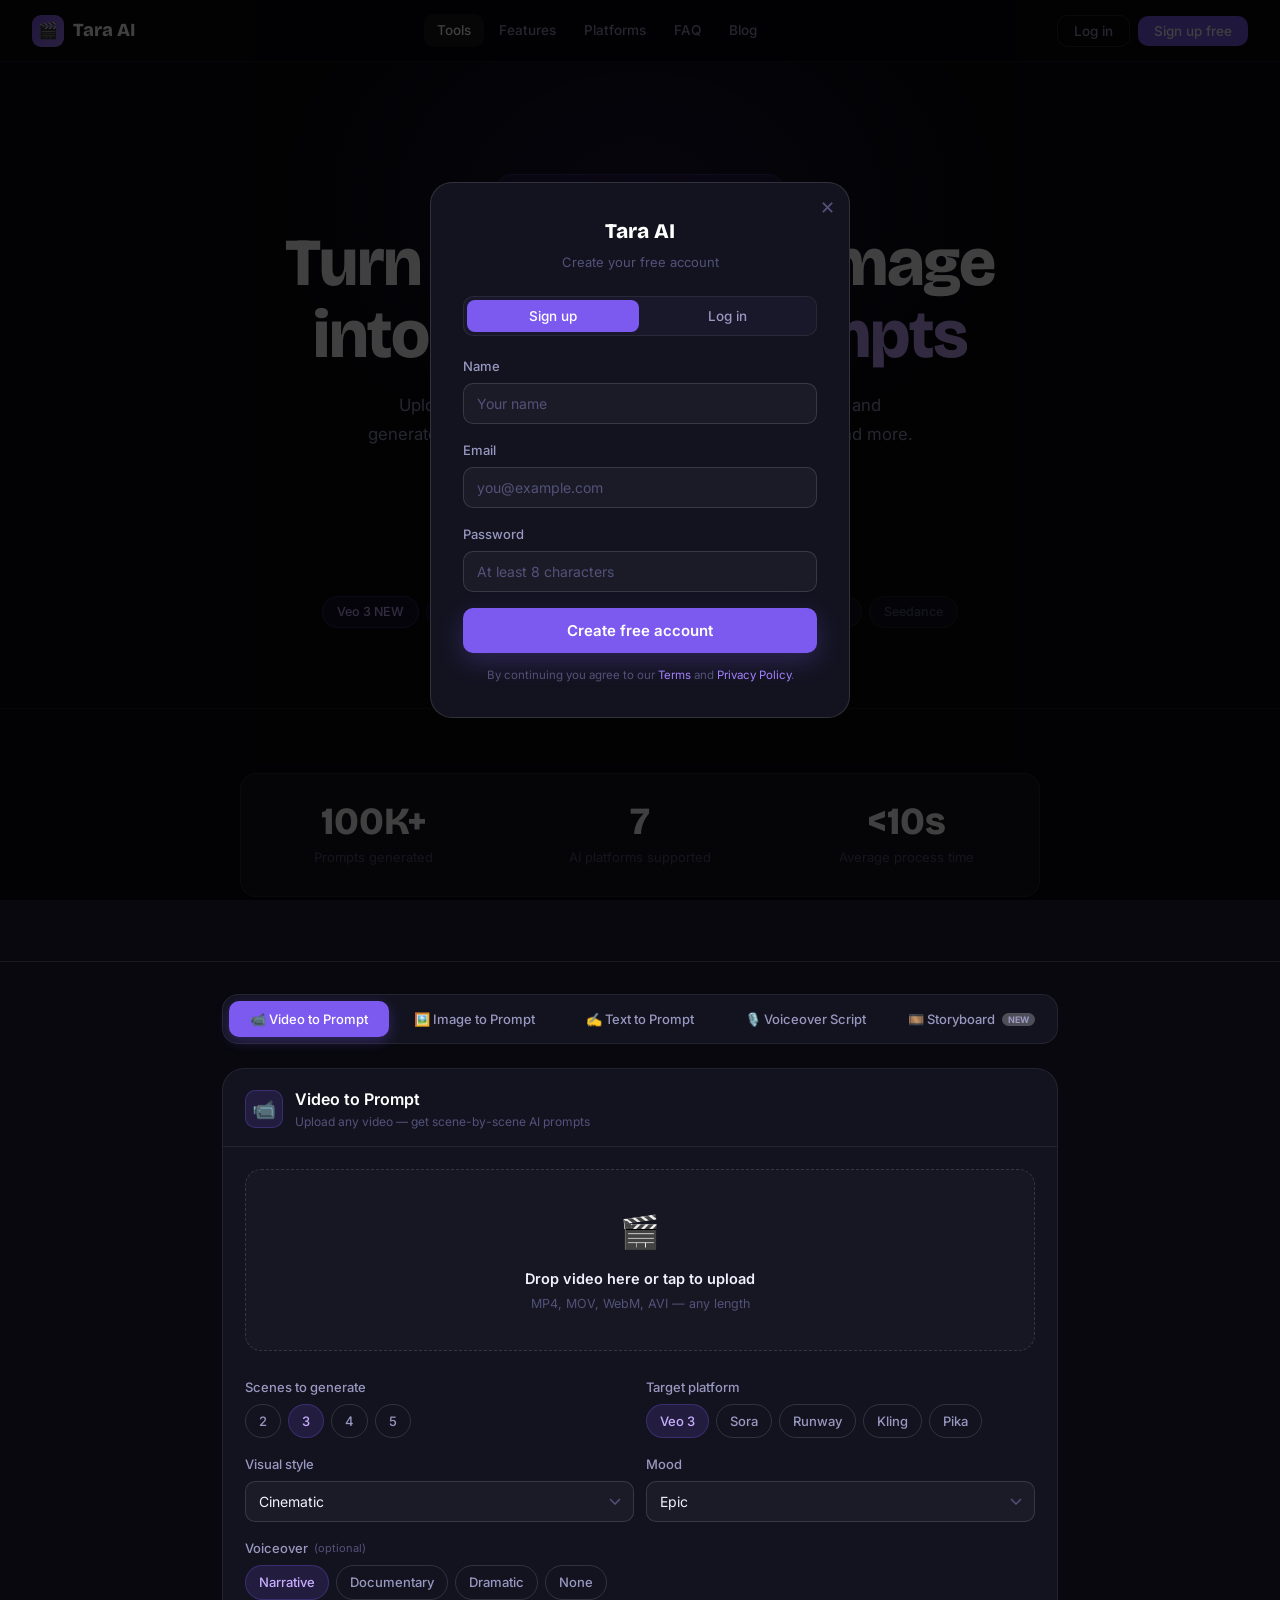
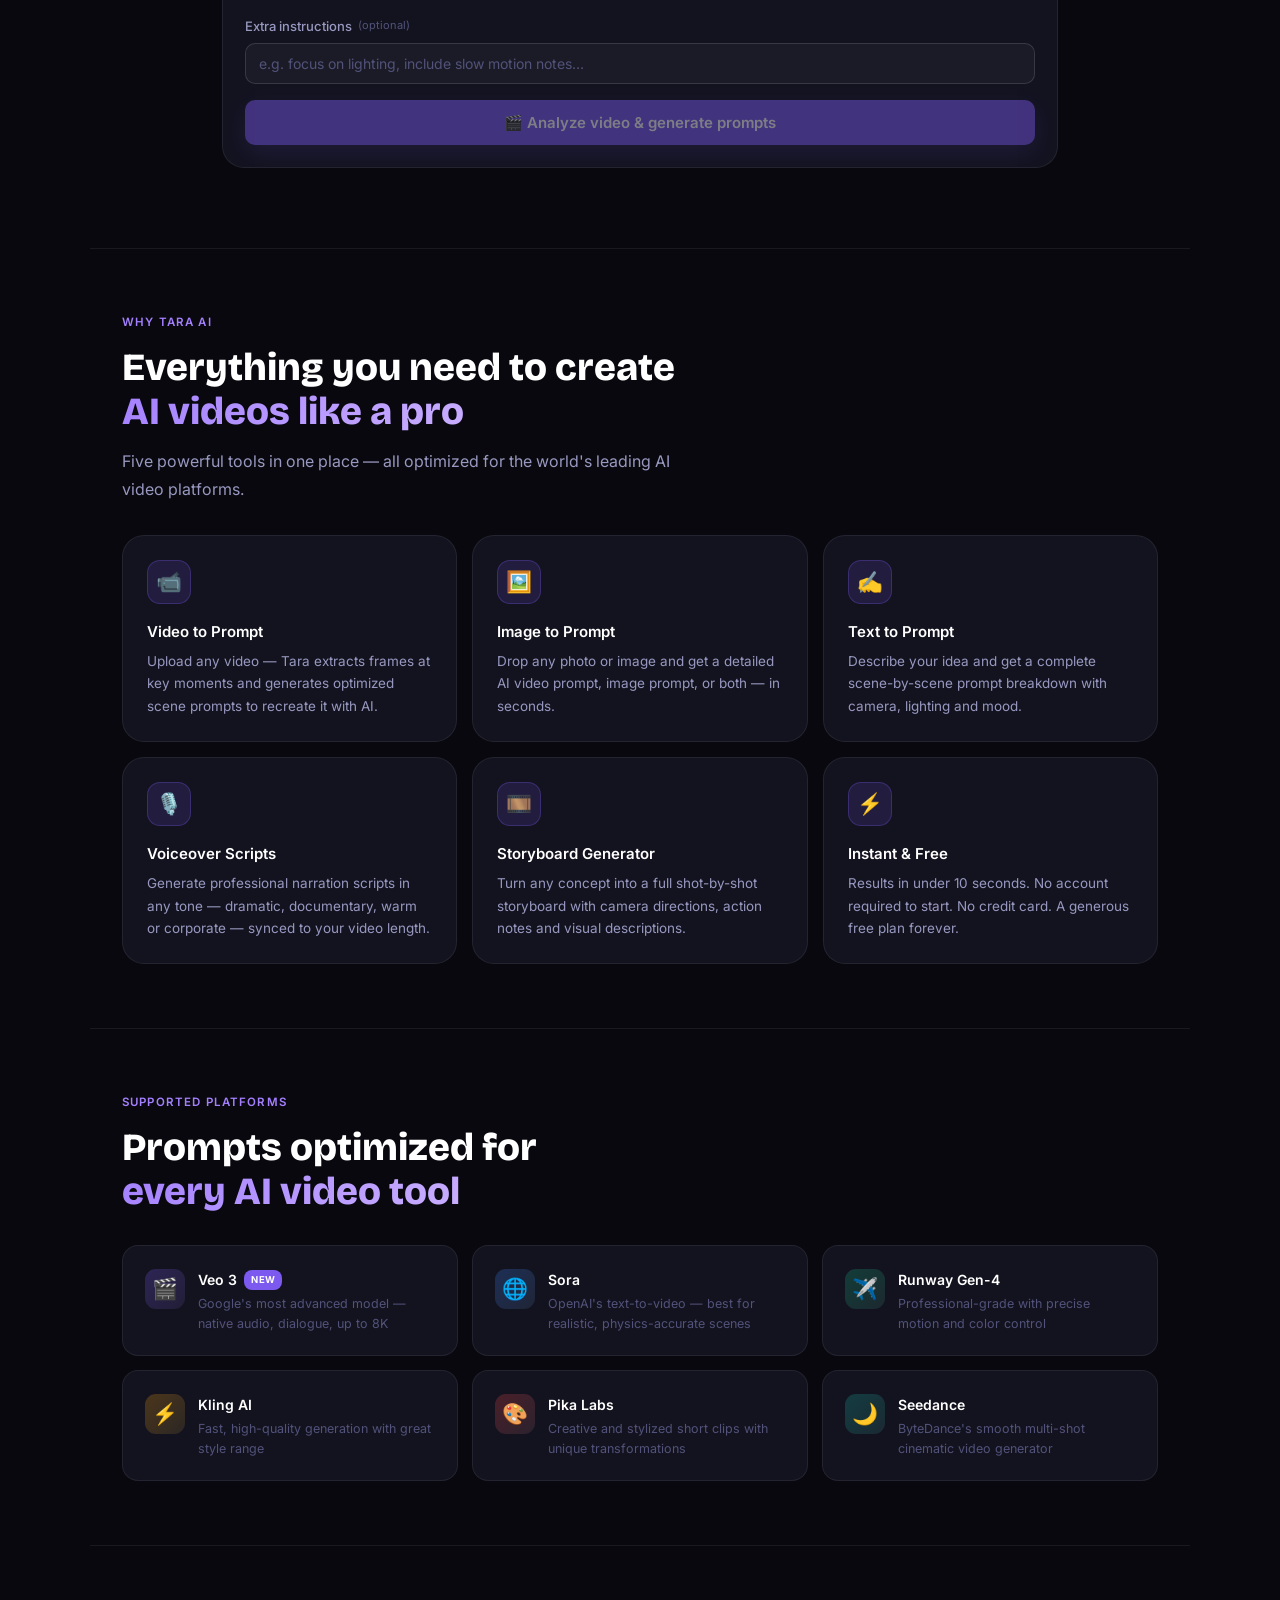
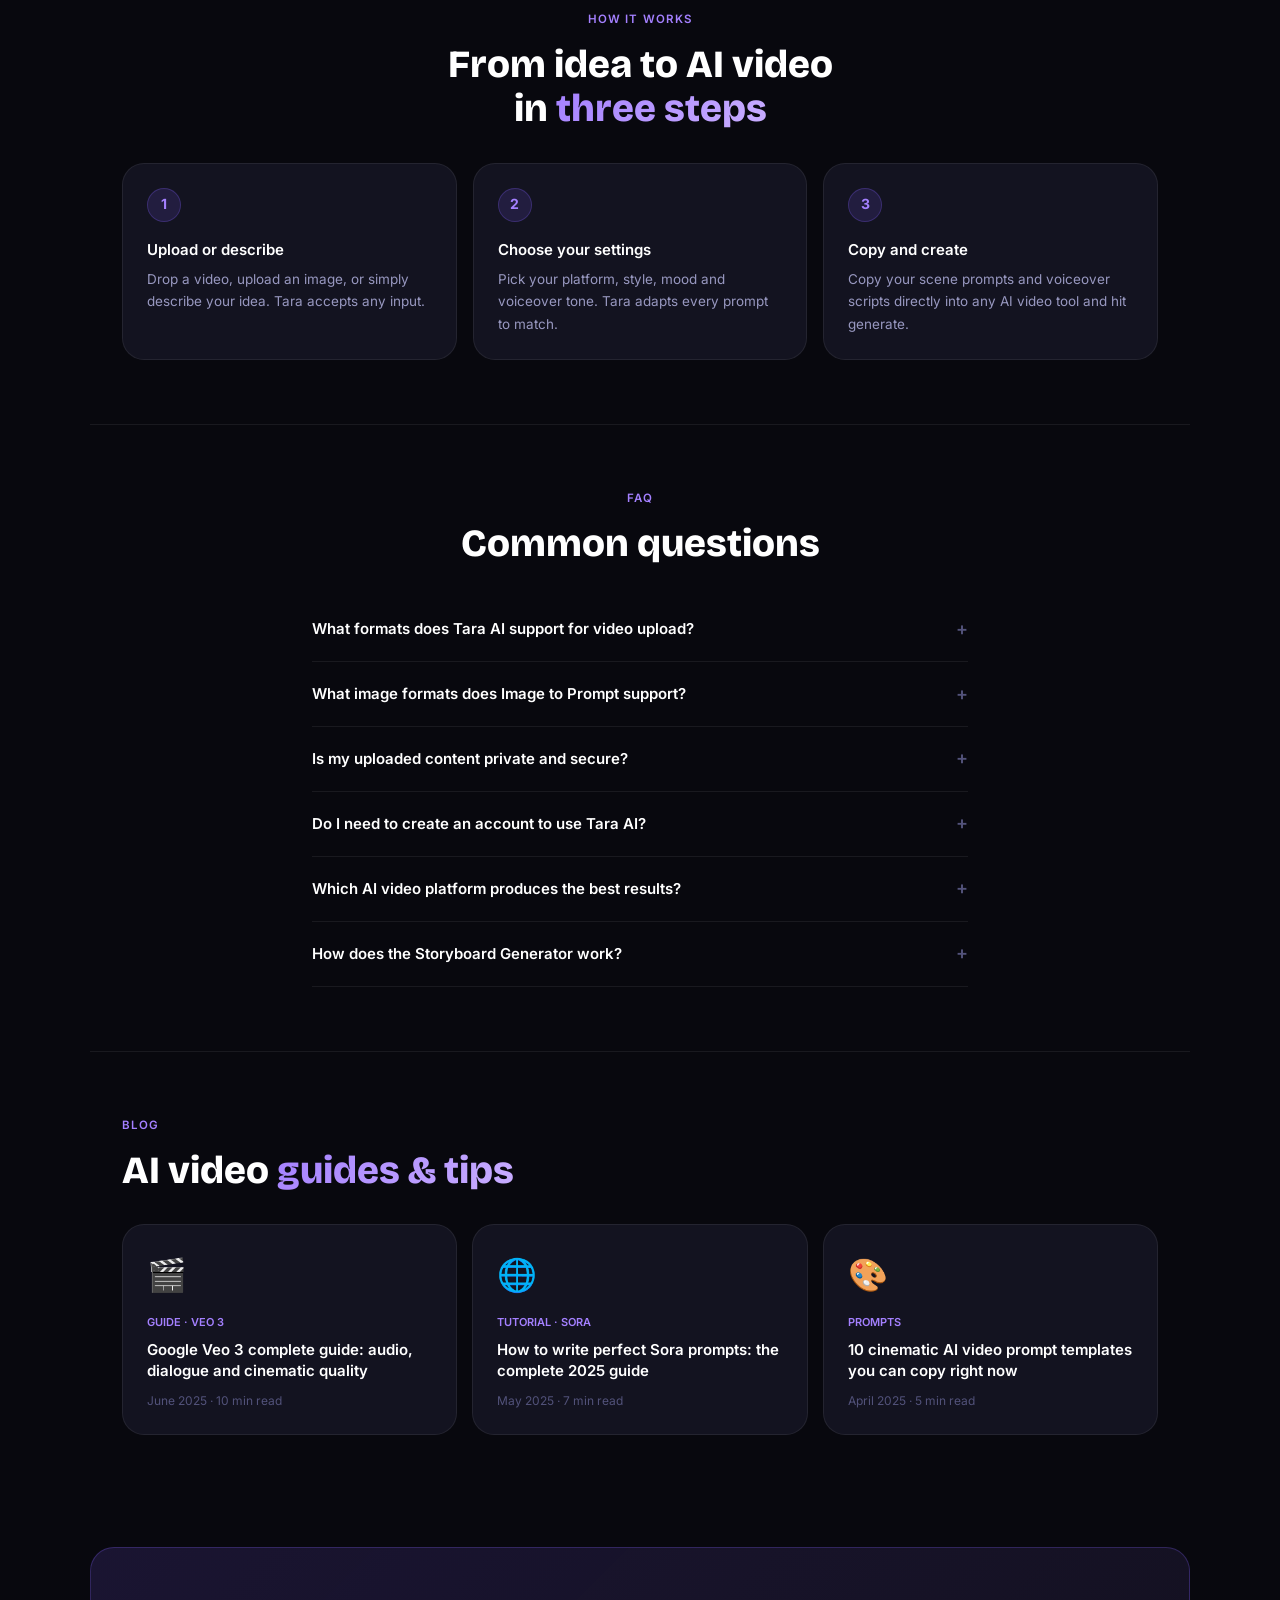
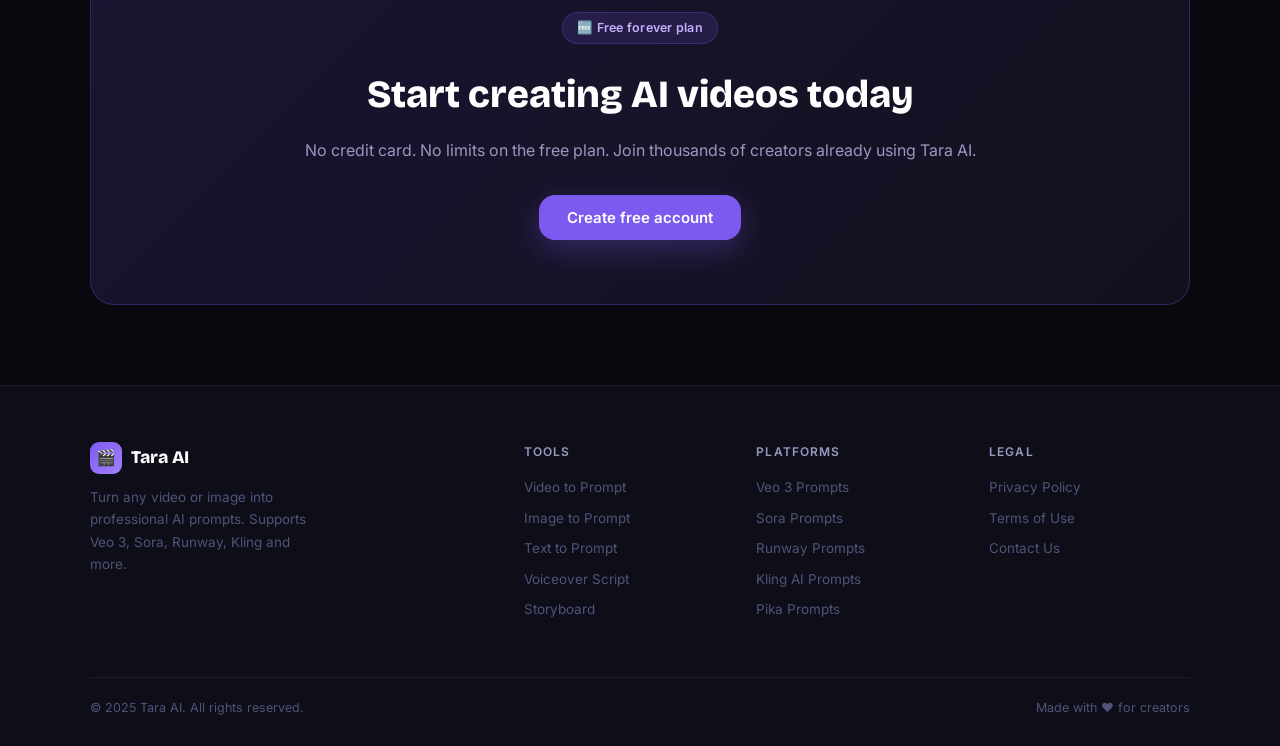
<file: tara-ai-website.html>
<!DOCTYPE html>
<html lang="en">
<head>
<meta charset="UTF-8">
<meta name="viewport" content="width=device-width,initial-scale=1.0">
<meta name="description" content="Tara AI — Turn any video or image into scene-by-scene AI prompts. Supports Veo 3, Sora, Runway, Kling and more. Free forever.">
<title>Tara AI — Video & Image to AI Prompt Generator</title>
<link rel="preconnect" href="https://fonts.googleapis.com">
<link href="https://fonts.googleapis.com/css2?family=Inter:ital,wght@0,400;0,500;0,600;0,700;1,400&family=Bricolage+Grotesque:wght@700;800&display=swap" rel="stylesheet">
<style>
/* ─── TOKENS ─────────────────────────────────────── */
:root{
  --bg:#08080e;
  --bg1:#0e0e18;
  --bg2:#131320;
  --bg3:#18182a;
  --bg4:#1e1e32;
  --s:#f0f0ff;
  --s2:#9898c0;
  --s3:#52527a;
  --s4:#2e2e50;
  --acc:#7c5af0;
  --acc2:#a480ff;
  --acc3:#c9aeff;
  --accs:rgba(124,90,240,.15);
  --accb:rgba(124,90,240,.28);
  --gr:#10b981;
  --grb:rgba(16,185,129,.2);
  --bd:rgba(255,255,255,.07);
  --bd2:rgba(255,255,255,.13);
  --bd3:rgba(255,255,255,.22);
  --r:10px;--r2:16px;--r3:22px;
  --font:'Inter',sans-serif;
  --display:'Bricolage Grotesque',sans-serif;
}
*{box-sizing:border-box;margin:0;padding:0}
html{scroll-behavior:smooth}
body{font-family:var(--font);background:var(--bg);color:var(--s);overflow-x:hidden;line-height:1.6}
a{text-decoration:none;color:inherit}
button{font-family:var(--font);cursor:pointer}
input,textarea,select{font-family:var(--font)}

/* ─── NAV ────────────────────────────────────────── */
.nav{height:62px;display:flex;align-items:center;justify-content:space-between;padding:0 2rem;background:rgba(8,8,14,.8);backdrop-filter:blur(20px);border-bottom:1px solid var(--bd);position:sticky;top:0;z-index:999}
.nav-logo{display:flex;align-items:center;gap:9px;font-family:var(--display);font-weight:800;font-size:1.15rem;color:#fff}
.logo-gem{width:32px;height:32px;border-radius:9px;background:linear-gradient(135deg,#7c5af0,#a480ff);display:flex;align-items:center;justify-content:center;font-size:16px}
.nav-links{display:flex;gap:2px}
.nav-links a{padding:6px 13px;border-radius:var(--r);font-size:13.5px;font-weight:500;color:var(--s2);transition:all .12s}
.nav-links a:hover,.nav-links a.on{color:#fff;background:rgba(255,255,255,.07)}
.nav-right{display:flex;gap:8px;align-items:center}
.nbtn{padding:7px 16px;border-radius:var(--r);font-size:13.5px;font-weight:500;border:none;transition:all .12s}
.nbtn.ghost{background:transparent;color:var(--s2);border:1px solid var(--bd2)}
.nbtn.ghost:hover{color:#fff;border-color:var(--bd3)}
.nbtn.solid{background:var(--acc);color:#fff}
.nbtn.solid:hover{background:#6b48e0}

/* ─── HERO ───────────────────────────────────────── */
.hero{padding:7rem 2rem 5rem;text-align:center;position:relative;overflow:hidden}
.hero-glow{position:absolute;top:-60px;left:50%;transform:translateX(-50%);width:800px;height:500px;background:radial-gradient(ellipse at 50% 40%,rgba(124,90,240,.18) 0%,transparent 65%);pointer-events:none}
.hero-eyebrow{display:inline-flex;align-items:center;gap:7px;font-size:12.5px;font-weight:600;color:var(--acc3);background:var(--accs);border:1px solid var(--accb);padding:5px 14px;border-radius:30px;margin-bottom:1.4rem;letter-spacing:.02em}
.hero h1{font-family:var(--display);font-weight:800;font-size:clamp(2.4rem,6.5vw,4.2rem);line-height:1.06;color:#fff;margin-bottom:1.25rem;letter-spacing:-.02em}
.hero h1 mark{background:linear-gradient(135deg,var(--acc2),var(--acc3));-webkit-background-clip:text;background-clip:text;color:transparent;background-color:transparent}
.hero-sub{font-size:1.05rem;color:var(--s2);max-width:560px;margin:0 auto 2.2rem;line-height:1.75}
.hero-btns{display:flex;gap:11px;justify-content:center;flex-wrap:wrap;margin-bottom:2.2rem}
.hbtn{padding:13px 28px;border-radius:var(--r2);font-size:15px;font-weight:600;border:none;display:inline-flex;align-items:center;gap:8px;transition:all .15s}
.hbtn.p{background:var(--acc);color:#fff;box-shadow:0 10px 30px rgba(124,90,240,.3)}
.hbtn.p:hover{background:#6b48e0;transform:translateY(-2px)}
.hbtn.s{background:transparent;color:var(--s);border:1px solid var(--bd2)}
.hbtn.s:hover{border-color:var(--bd3);color:#fff}
.platforms{display:flex;gap:7px;justify-content:center;flex-wrap:wrap}
.pl{background:var(--bg2);border:1px solid var(--bd);border-radius:30px;padding:5px 14px;font-size:12.5px;color:var(--s3);font-weight:500;transition:all .12s}
.pl:hover{border-color:var(--bd2);color:var(--s2)}
.pl.hot{border-color:var(--accb);color:var(--acc3);background:var(--accs)}

/* ─── TOOL TABS ──────────────────────────────────── */
.tool-section{padding:2rem 2rem 5rem;max-width:900px;margin:0 auto}
.tab-row{display:flex;gap:6px;flex-wrap:wrap;background:var(--bg2);border:1px solid var(--bd);border-radius:var(--r2);padding:6px;margin-bottom:1.5rem}
.tab{flex:1;min-width:120px;padding:10px 14px;border-radius:var(--r);border:none;background:transparent;color:var(--s2);font-size:13px;font-weight:500;cursor:pointer;transition:all .12s;display:flex;align-items:center;justify-content:center;gap:7px;white-space:nowrap}
.tab:hover{color:#fff;background:rgba(255,255,255,.06)}
.tab.on{background:var(--acc);color:#fff;box-shadow:0 4px 14px rgba(124,90,240,.3)}
.tab .new{font-size:9px;font-weight:700;background:rgba(255,255,255,.25);padding:1px 6px;border-radius:8px}

/* ─── PANELS ─────────────────────────────────────── */
.panel{display:none}
.panel.on{display:block}

/* ─── CARDS ──────────────────────────────────────── */
.card{background:var(--bg2);border:1px solid var(--bd);border-radius:var(--r3);overflow:hidden}
.card-hd{padding:1.1rem 1.4rem .9rem;border-bottom:1px solid var(--bd);display:flex;align-items:center;gap:12px}
.card-hd-ico{width:38px;height:38px;border-radius:10px;background:var(--accs);border:1px solid var(--accb);display:flex;align-items:center;justify-content:center;font-size:1.2rem;flex-shrink:0}
.card-hd h2{font-size:1rem;font-weight:600;color:#fff}
.card-hd p{font-size:12px;color:var(--s3)}
.card-bd{padding:1.4rem}

/* ─── FORM ───────────────────────────────────────── */
.f{margin-bottom:1rem}
.f label{display:flex;align-items:center;gap:6px;font-size:13px;font-weight:500;color:var(--s2);margin-bottom:6px}
.f label .opt{font-size:11px;color:var(--s3);font-weight:400}
.f input,.f textarea,.f select{width:100%;font-size:14px;padding:11px 13px;border:1px solid var(--bd2);border-radius:var(--r);background:rgba(255,255,255,.035);color:var(--s);outline:none;transition:border-color .15s;resize:none}
.f input::placeholder,.f textarea::placeholder{color:var(--s3)}
.f input:focus,.f textarea:focus,.f select:focus{border-color:var(--acc);background:rgba(124,90,240,.06)}
.f select{appearance:none;background-image:url("data:image/svg+xml,%3Csvg xmlns='http://www.w3.org/2000/svg' width='12' height='7'%3E%3Cpath d='M1 1l5 5 5-5' stroke='%2352527a' stroke-width='1.5' fill='none'/%3E%3C/svg%3E");background-repeat:no-repeat;background-position:right 12px center;padding-right:32px;background-color:rgba(255,255,255,.035)}
.row2{display:grid;grid-template-columns:1fr 1fr;gap:12px}
.chips{display:flex;flex-wrap:wrap;gap:7px}
.chip{padding:6px 13px;border-radius:20px;border:1px solid var(--bd2);background:transparent;color:var(--s2);font-size:13px;font-weight:500;cursor:pointer;user-select:none;transition:all .12s}
.chip:hover{border-color:var(--bd3);color:#fff}
.chip.on{background:var(--accs);border-color:var(--accb);color:var(--acc3)}

/* ─── UPLOAD ─────────────────────────────────────── */
.upload-z{border:1.5px dashed var(--bd2);border-radius:var(--r2);padding:2.25rem 1.25rem;text-align:center;cursor:pointer;transition:all .15s;position:relative;background:rgba(255,255,255,.02)}
.upload-z:hover,.upload-z.drag{border-color:var(--accb);background:var(--accs)}
.upload-z input{position:absolute;inset:0;opacity:0;cursor:pointer;width:100%;height:100%}
.upload-z .u-ico{font-size:2rem;margin-bottom:.6rem;color:var(--s3)}
.upload-z .u-title{font-size:14.5px;font-weight:600;color:var(--s);margin-bottom:4px}
.upload-z .u-sub{font-size:12.5px;color:var(--s3)}
.preview-wrap{display:none;margin-top:.85rem}
.preview-wrap video,.preview-wrap img{width:100%;border-radius:var(--r);background:#000;max-height:220px;object-fit:cover;display:block}
.file-info{display:flex;align-items:center;gap:8px;margin-top:.6rem;padding:.6rem .85rem;background:rgba(16,185,129,.1);border:1px solid rgba(16,185,129,.25);border-radius:var(--r)}
.file-info .fi-txt{font-size:12.5px;color:var(--gr);flex:1}
.fi-rm{font-size:12px;color:var(--s3);cursor:pointer;background:none;border:none;padding:2px 6px}
.fi-rm:hover{color:var(--s)}

/* ─── GEN BTN ────────────────────────────────────── */
.gen-btn{width:100%;padding:13px;background:var(--acc);color:#fff;border:none;border-radius:var(--r);font-size:15px;font-weight:600;margin-top:.25rem;transition:all .15s;display:flex;align-items:center;justify-content:center;gap:9px;box-shadow:0 8px 24px rgba(124,90,240,.25)}
.gen-btn:hover:not(:disabled){background:#6b48e0;transform:translateY(-1px)}
.gen-btn:disabled{opacity:.45;cursor:not-allowed;transform:none}

/* ─── LOADING ────────────────────────────────────── */
.load-row{display:none;align-items:center;gap:10px;padding:.8rem 0}
.spin{width:18px;height:18px;border:2px solid var(--bd2);border-top-color:var(--acc);border-radius:50%;animation:spin .7s linear infinite;flex-shrink:0}
@keyframes spin{to{transform:rotate(360deg)}}
.load-txt{font-size:13.5px;color:var(--s2)}

/* ─── OUTPUT ─────────────────────────────────────── */
.out-wrap{display:none;margin-top:1.4rem}
.out-hd{display:flex;align-items:center;justify-content:space-between;margin-bottom:1rem}
.out-hd h3{font-size:14.5px;font-weight:600;color:#fff;display:flex;align-items:center;gap:8px}
.cnt-badge{font-size:11px;font-weight:600;background:var(--grb);border:1px solid rgba(16,185,129,.3);color:var(--gr);padding:3px 10px;border-radius:20px}
.copy-all{padding:7px 14px;background:var(--bg3);border:1px solid var(--bd2);border-radius:var(--r);font-size:12.5px;color:var(--s2);cursor:pointer;transition:all .12s}
.copy-all:hover{border-color:var(--accb);color:var(--acc3)}

.sc{background:var(--bg3);border:1px solid var(--bd);border-radius:var(--r2);margin-bottom:10px;overflow:hidden}
.sc-hd{padding:.65rem 1.1rem;background:var(--bg4);border-bottom:1px solid var(--bd);display:flex;align-items:center;justify-content:space-between}
.sc-num{font-size:12px;font-weight:600;color:var(--acc3);background:var(--accs);border:1px solid var(--accb);padding:2px 10px;border-radius:10px}
.sc-plat{font-size:12px;color:var(--s3)}
.sc-body{padding:1rem 1.1rem}
.sc-frame{width:100%;aspect-ratio:16/9;border-radius:var(--r);overflow:hidden;margin-bottom:.85rem;background:var(--bg);border:1px solid var(--bd)}
.sc-frame canvas,.sc-frame img{width:100%;height:100%;display:block;object-fit:cover}
.lbl{font-size:11px;font-weight:600;text-transform:uppercase;letter-spacing:.07em;color:var(--s3);margin-bottom:5px;margin-top:.85rem}
.lbl:first-child{margin-top:0}
.prompt-box{font-size:13.5px;color:var(--s);line-height:1.75;background:rgba(255,255,255,.03);border:1px solid var(--bd);border-radius:var(--r);padding:.85rem 1rem}
.vo-box{font-size:13.5px;color:var(--s);line-height:1.75;background:var(--accs);border:1px solid var(--accb);border-radius:var(--r);padding:.85rem 1rem}
.tag-row{display:flex;flex-wrap:wrap;gap:5px;margin-top:6px}
.t{font-size:11.5px;color:var(--s2);background:var(--bg4);border:1px solid var(--bd);border-radius:10px;padding:3px 9px}
.cp-sc{padding:5px 12px;background:transparent;border:1px solid var(--bd2);border-radius:var(--r);font-size:12px;color:var(--s2);cursor:pointer;margin-top:.85rem;transition:all .12s}
.cp-sc:hover{border-color:var(--accb);color:var(--acc3)}
.ok-msg{font-size:12.5px;color:var(--gr);margin-top:6px;display:none;font-weight:500}
.reset-btn{width:100%;padding:10px;background:transparent;border:1px solid var(--bd2);border-radius:var(--r);font-size:13.5px;color:var(--s2);cursor:pointer;margin-top:.6rem;transition:all .12s}
.reset-btn:hover{border-color:var(--bd3);color:#fff}

/* ─── TIP BOX ────────────────────────────────────── */
.tip{background:var(--accs);border:1px solid var(--accb);border-radius:var(--r);padding:.9rem 1rem;margin-bottom:1.1rem;font-size:13.5px;color:var(--acc3);line-height:1.65}
.tip strong{color:#fff;font-weight:600}

/* ─── FEATURES SECTION ───────────────────────────── */
.feat-section{padding:4rem 2rem;max-width:1100px;margin:0 auto}
.sec-label{font-size:11.5px;font-weight:600;letter-spacing:.1em;text-transform:uppercase;color:var(--acc2);margin-bottom:.85rem}
.sec-title{font-family:var(--display);font-weight:800;font-size:clamp(1.6rem,4vw,2.4rem);color:#fff;line-height:1.15;margin-bottom:.85rem}
.sec-title mark{background:linear-gradient(135deg,var(--acc2),var(--acc3));-webkit-background-clip:text;background-clip:text;color:transparent;background-color:transparent}
.sec-sub{font-size:1rem;color:var(--s2);max-width:560px;line-height:1.75}
.feat-grid{display:grid;grid-template-columns:repeat(3,1fr);gap:15px;margin-top:2rem}
.fc{background:var(--bg2);border:1px solid var(--bd);border-radius:var(--r3);padding:1.5rem;transition:all .15s}
.fc:hover{border-color:var(--accb);transform:translateY(-2px)}
.fc-ico{width:44px;height:44px;border-radius:13px;background:var(--accs);border:1px solid var(--accb);display:flex;align-items:center;justify-content:center;font-size:1.3rem;margin-bottom:1rem}
.fc h3{font-size:15px;font-weight:600;color:#fff;margin-bottom:.4rem}
.fc p{font-size:13.5px;color:var(--s2);line-height:1.65}

/* ─── PLATFORM SECTION ───────────────────────────── */
.pl-section{padding:4rem 2rem;max-width:1100px;margin:0 auto}
.pl-grid{display:grid;grid-template-columns:repeat(3,1fr);gap:14px;margin-top:2rem}
.pc{background:var(--bg2);border:1px solid var(--bd);border-radius:var(--r2);padding:1.4rem;display:flex;gap:13px;align-items:flex-start;transition:all .15s}
.pc:hover{border-color:var(--bd2);transform:translateY(-1px)}
.pc-ico{width:40px;height:40px;border-radius:11px;display:flex;align-items:center;justify-content:center;font-size:1.3rem;flex-shrink:0}
.ico-p{background:linear-gradient(135deg,rgba(124,90,240,.25),rgba(164,128,255,.1))}
.ico-b{background:linear-gradient(135deg,rgba(59,130,246,.25),rgba(147,197,253,.1))}
.ico-g{background:linear-gradient(135deg,rgba(16,185,129,.25),rgba(110,231,183,.1))}
.ico-o{background:linear-gradient(135deg,rgba(245,158,11,.25),rgba(252,211,77,.1))}
.ico-r{background:linear-gradient(135deg,rgba(239,68,68,.25),rgba(252,165,165,.1))}
.ico-t{background:linear-gradient(135deg,rgba(20,184,166,.25),rgba(94,234,212,.1))}
.pc h4{font-size:14px;font-weight:600;color:#fff;margin-bottom:3px;display:flex;align-items:center;gap:7px}
.pc p{font-size:12.5px;color:var(--s3);line-height:1.55}
.new-pill{font-size:9.5px;font-weight:700;background:var(--acc);color:#fff;padding:2px 7px;border-radius:8px;letter-spacing:.03em}

/* ─── STATS ──────────────────────────────────────── */
.stats-band{padding:4rem 2rem;border-top:1px solid var(--bd);border-bottom:1px solid var(--bd)}
.stats-inner{max-width:800px;margin:0 auto;display:grid;grid-template-columns:repeat(3,1fr);gap:1px;background:var(--bd);border:1px solid var(--bd);border-radius:var(--r2);overflow:hidden}
.stat{background:var(--bg2);padding:1.75rem;text-align:center}
.stat-n{font-family:var(--display);font-size:2.4rem;font-weight:800;color:#fff;line-height:1}
.stat-l{font-size:13px;color:var(--s3);margin-top:.4rem}

/* ─── HOW IT WORKS ───────────────────────────────── */
.how-section{padding:4rem 2rem;max-width:1100px;margin:0 auto}
.steps{display:grid;grid-template-columns:repeat(3,1fr);gap:16px;margin-top:2rem;position:relative}
.step{background:var(--bg2);border:1px solid var(--bd);border-radius:var(--r3);padding:1.5rem}
.sn{width:34px;height:34px;border-radius:50%;background:var(--accs);border:1px solid var(--accb);color:var(--acc2);font-weight:700;font-size:14px;display:flex;align-items:center;justify-content:center;margin-bottom:1rem}
.step h3{font-size:15px;font-weight:600;color:#fff;margin-bottom:.4rem}
.step p{font-size:13.5px;color:var(--s2);line-height:1.65}

/* ─── FAQ ────────────────────────────────────────── */
.faq-section{padding:4rem 2rem;max-width:720px;margin:0 auto}
.faq-item{border-bottom:1px solid var(--bd);padding:1.1rem 0}
.fq{font-size:15px;font-weight:600;color:#fff;cursor:pointer;display:flex;justify-content:space-between;align-items:center;gap:12px;user-select:none}
.fq-icon{color:var(--s3);font-size:18px;transition:transform .2s;flex-shrink:0}
.fa{font-size:13.5px;color:var(--s2);margin-top:8px;line-height:1.75;display:none}
.faq-item.open .fa{display:block}
.faq-item.open .fq-icon{transform:rotate(45deg)}

/* ─── CTA ────────────────────────────────────────── */
.cta-section{padding:3rem 2rem 5rem}
.cta-box{background:linear-gradient(135deg,rgba(124,90,240,.16),rgba(164,128,255,.07));border:1px solid var(--accb);border-radius:24px;padding:4rem 2rem;text-align:center;max-width:1100px;margin:0 auto}
.cta-box h2{font-family:var(--display);font-size:clamp(1.6rem,4vw,2.4rem);font-weight:800;color:#fff;margin-bottom:.75rem}
.cta-box p{font-size:1rem;color:var(--s2);margin-bottom:2rem}

/* ─── FOOTER ─────────────────────────────────────── */
footer{background:var(--bg1);border-top:1px solid var(--bd);padding:3.5rem 2rem 1.75rem}
.ft{max-width:1100px;margin:0 auto}
.ft-top{display:grid;grid-template-columns:2fr 1fr 1fr 1fr;gap:2rem;margin-bottom:3rem}
.ft-brand p{font-size:13.5px;color:var(--s3);margin-top:.75rem;max-width:240px;line-height:1.65}
.ft-col h4{font-size:12px;font-weight:600;color:var(--s2);text-transform:uppercase;letter-spacing:.09em;margin-bottom:1rem}
.ft-col a{display:block;font-size:13.5px;color:var(--s3);margin-bottom:.55rem;transition:color .12s}
.ft-col a:hover{color:var(--s)}
.ft-bot{border-top:1px solid var(--bd);padding-top:1.25rem;display:flex;align-items:center;justify-content:space-between;font-size:12.5px;color:var(--s3)}

/* ─── MISC ───────────────────────────────────────── */
.divider{height:1px;background:var(--bd);max-width:1100px;margin:0 auto}
canvas{display:none}

@media(max-width:768px){
  .nav-links,.nav-right .nbtn.ghost{display:none}
  .feat-grid,.steps,.pl-grid{grid-template-columns:1fr}
  .stats-inner{grid-template-columns:1fr}
  .ft-top{grid-template-columns:1fr 1fr}
  .row2{grid-template-columns:1fr}
  .tab{font-size:12px;padding:8px 10px;min-width:0}
}
</style>
</head>
<body>

<!-- ── NAV ──────────────────────────────────────── -->
<nav class="nav">
  <a href="#" class="nav-logo"><span class="logo-gem">🎬</span>Tara AI</a>
  <div class="nav-links">
    <a href="#tools" class="on">Tools</a>
    <a href="#features">Features</a>
    <a href="#platforms">Platforms</a>
    <a href="#faq">FAQ</a>
    <a href="#blog">Blog</a>
  </div>
  <div class="nav-right">
    <button class="nbtn ghost" onclick="showAuth('login')">Log in</button>
    <button class="nbtn solid" onclick="showAuth('signup')">Sign up free</button>
  </div>
</nav>

<!-- ── HERO ──────────────────────────────────────── -->
<div class="hero">
  <div class="hero-glow"></div>
  <div style="position:relative;z-index:1">
    <div class="hero-eyebrow">✨ Now with Image to Prompt &amp; Voiceover</div>
    <h1>Turn any video or image<br>into <mark>AI-ready prompts</mark></h1>
    <p class="hero-sub">Upload a video or image — Tara AI analyzes every scene and generates detailed prompts for Veo 3, Sora, Runway, Kling and more. With voiceover scripts included.</p>
    <div class="hero-btns">
      <a href="#tools"><button class="hbtn p">🎬 Try it free</button></a>
      <a href="#features"><button class="hbtn s">See all features</button></a>
    </div>
    <div class="platforms">
      <span class="pl hot">Veo 3 NEW</span>
      <span class="pl">Sora</span>
      <span class="pl">Runway Gen-4</span>
      <span class="pl">Kling AI</span>
      <span class="pl">Pika Labs</span>
      <span class="pl">Hailuo</span>
      <span class="pl">Seedance</span>
    </div>
  </div>
</div>

<!-- ── STATS ─────────────────────────────────────── -->
<div class="stats-band">
  <div class="stats-inner">
    <div class="stat"><div class="stat-n">100K+</div><div class="stat-l">Prompts generated</div></div>
    <div class="stat"><div class="stat-n">7</div><div class="stat-l">AI platforms supported</div></div>
    <div class="stat"><div class="stat-n">&lt;10s</div><div class="stat-l">Average process time</div></div>
  </div>
</div>

<!-- ── TOOL AREA ──────────────────────────────────── -->
<div id="tools" class="tool-section">
  <div class="tab-row">
    <button class="tab on" onclick="switchTab('v2p',this)">📹 Video to Prompt</button>
    <button class="tab" onclick="switchTab('i2p',this)">🖼️ Image to Prompt</button>
    <button class="tab" onclick="switchTab('txt',this)">✍️ Text to Prompt</button>
    <button class="tab" onclick="switchTab('vo',this)">🎙️ Voiceover Script</button>
    <button class="tab" onclick="switchTab('sb',this)">🎞️ Storyboard <span class="new">NEW</span></button>
  </div>

  <!-- ══ VIDEO TO PROMPT ══ -->
  <div class="panel on" id="panel-v2p">
    <div class="card">
      <div class="card-hd"><span class="card-hd-ico">📹</span><div><h2>Video to Prompt</h2><p>Upload any video — get scene-by-scene AI prompts</p></div></div>
      <div class="card-bd">
        <div class="upload-z" id="vz" ondragover="event.preventDefault();this.classList.add('drag')" ondragleave="this.classList.remove('drag')" ondrop="dropFile(event,'video','vz','vpv','vfi','vfn','vmv')">
          <input type="file" id="v-inp" accept="video/*" onchange="loadMedia(this,'video','vpv','vfi','vfn','vmv','v-inp','vz')">
          <div class="u-ico">🎬</div>
          <div class="u-title">Drop video here or tap to upload</div>
          <div class="u-sub">MP4, MOV, WebM, AVI — any length</div>
        </div>
        <div class="preview-wrap" id="vpv">
          <video id="vmv" controls playsinline muted></video>
          <div class="file-info"><span class="fi-txt" id="vfn">video.mp4</span><button class="fi-rm" onclick="clearMedia('vpv','vmv','v-inp','vz',true)">✕ Remove</button></div>
        </div>
        <canvas id="vc"></canvas>
        <br>
        <div class="row2">
          <div class="f"><label>Scenes to generate</label>
            <div class="chips" id="v-sc"><div class="chip" data-v="2">2</div><div class="chip on" data-v="3">3</div><div class="chip" data-v="4">4</div><div class="chip" data-v="5">5</div></div>
          </div>
          <div class="f"><label>Target platform</label>
            <div class="chips" id="v-pl"><div class="chip on" data-v="Veo 3">Veo 3</div><div class="chip" data-v="Sora">Sora</div><div class="chip" data-v="Runway">Runway</div><div class="chip" data-v="Kling">Kling</div><div class="chip" data-v="Pika">Pika</div></div>
          </div>
        </div>
        <div class="row2">
          <div class="f"><label>Visual style</label>
            <select id="v-sty"><option>Cinematic</option><option>Photorealistic</option><option>Anime</option><option>Documentary</option><option>Vintage film</option><option>Surreal</option><option>3D render</option></select>
          </div>
          <div class="f"><label>Mood</label>
            <select id="v-mod"><option>Epic</option><option>Peaceful</option><option>Mysterious</option><option>Energetic</option><option>Melancholic</option><option>Tense</option><option>Joyful</option></select>
          </div>
        </div>
        <div class="f"><label>Voiceover <span class="opt">(optional)</span></label>
          <div class="chips" id="v-vo"><div class="chip on" data-v="narrative">Narrative</div><div class="chip" data-v="documentary">Documentary</div><div class="chip" data-v="dramatic">Dramatic</div><div class="chip" data-v="none">None</div></div>
        </div>
        <div class="f"><label>Extra instructions <span class="opt">(optional)</span></label><input type="text" id="v-ex" placeholder="e.g. focus on lighting, include slow motion notes…"></div>
        <button class="gen-btn" id="v-btn" onclick="analyzeVideo()" disabled>🎬 Analyze video &amp; generate prompts</button>
        <div class="load-row" id="v-load"><div class="spin"></div><span class="load-txt" id="v-ltxt">Extracting frames…</span></div>
        <div class="out-wrap" id="v-out">
          <div class="out-hd"><h3>🎬 Scene prompts <span class="cnt-badge" id="v-cnt">3 scenes</span></h3><button class="copy-all" onclick="copyAll('v-alltext')">Copy all</button></div>
          <div id="v-scenes"></div>
          <div class="ok-msg" id="v-ok">All prompts copied!</div>
          <button class="reset-btn" onclick="resetPanel('v-out','vpv','vmv','v-inp','vz',true)">↺ Start over</button>
        </div>
      </div>
    </div>
  </div>

  <!-- ══ IMAGE TO PROMPT ══ -->
  <div class="panel" id="panel-i2p">
    <div class="card">
      <div class="card-hd"><span class="card-hd-ico">🖼️</span><div><h2>Image to Prompt</h2><p>Upload any image — get a detailed AI video prompt</p></div></div>
      <div class="card-bd">
        <div class="upload-z" id="iz" ondragover="event.preventDefault();this.classList.add('drag')" ondragleave="this.classList.remove('drag')" ondrop="dropFile(event,'image','iz','ipv','ifi','ifn',null)">
          <input type="file" id="i-inp" accept="image/*" onchange="loadMedia(this,'image','ipv','ifi','ifn',null,'i-inp','iz')">
          <div class="u-ico">🖼️</div>
          <div class="u-title">Drop image here or tap to upload</div>
          <div class="u-sub">JPG, PNG, WebP, GIF — any size</div>
        </div>
        <div class="preview-wrap" id="ipv">
          <img id="iimg" alt="preview">
          <div class="file-info"><span class="fi-txt" id="ifn">image.jpg</span><button class="fi-rm" onclick="clearMedia('ipv','iimg','i-inp','iz',false)">✕ Remove</button></div>
        </div>
        <br>
        <div class="row2">
          <div class="f"><label>Target platform</label>
            <div class="chips" id="i-pl"><div class="chip on" data-v="Veo 3">Veo 3</div><div class="chip" data-v="Sora">Sora</div><div class="chip" data-v="Runway">Runway</div><div class="chip" data-v="Kling">Kling</div><div class="chip" data-v="Pika">Pika</div></div>
          </div>
          <div class="f"><label>Output type</label>
            <div class="chips" id="i-ot"><div class="chip on" data-v="video prompt">Video Prompt</div><div class="chip" data-v="image prompt">Image Prompt</div><div class="chip" data-v="both">Both</div></div>
          </div>
        </div>
        <div class="row2">
          <div class="f"><label>Visual style</label>
            <select id="i-sty"><option>Cinematic</option><option>Photorealistic</option><option>Anime</option><option>Documentary</option><option>Vintage film</option><option>Surreal</option><option>3D render</option></select>
          </div>
          <div class="f"><label>Camera movement</label>
            <select id="i-cam"><option>Slow push-in</option><option>Orbit</option><option>Drone flyover</option><option>Handheld</option><option>Static</option><option>Tracking shot</option></select>
          </div>
        </div>
        <div class="f"><label>Extra instructions <span class="opt">(optional)</span></label><input type="text" id="i-ex" placeholder="e.g. add rain, sunset lighting, dramatic score…"></div>
        <button class="gen-btn" id="i-btn" onclick="analyzeImage()" disabled>🖼️ Generate prompt from image</button>
        <div class="load-row" id="i-load"><div class="spin"></div><span class="load-txt" id="i-ltxt">Analyzing image…</span></div>
        <div class="out-wrap" id="i-out">
          <div class="out-hd"><h3>🖼️ Generated prompt</h3><button class="copy-all" onclick="copyAll('i-alltext')">Copy all</button></div>
          <div id="i-scenes"></div>
          <div class="ok-msg" id="i-ok">Copied!</div>
          <button class="reset-btn" onclick="resetPanel('i-out','ipv','iimg','i-inp','iz',false)">↺ Start over</button>
        </div>
      </div>
    </div>
  </div>

  <!-- ══ TEXT TO PROMPT ══ -->
  <div class="panel" id="panel-txt">
    <div class="card">
      <div class="card-hd"><span class="card-hd-ico">✍️</span><div><h2>Text to Prompt</h2><p>Describe your video — get scene-by-scene prompts</p></div></div>
      <div class="card-bd">
        <div class="f"><label>Describe your video</label>
          <textarea id="t-desc" rows="4" placeholder="e.g. A travel vlog of Tokyo at night — starting from Shibuya crossing, then ramen stalls, then a quiet shrine, ending with a rooftop city view at golden hour…"></textarea>
        </div>
        <div class="row2">
          <div class="f"><label>Number of scenes</label>
            <div class="chips" id="t-sc"><div class="chip" data-v="2">2</div><div class="chip on" data-v="3">3</div><div class="chip" data-v="4">4</div><div class="chip" data-v="5">5</div></div>
          </div>
          <div class="f"><label>Platform</label>
            <div class="chips" id="t-pl"><div class="chip on" data-v="Veo 3">Veo 3</div><div class="chip" data-v="Sora">Sora</div><div class="chip" data-v="Runway">Runway</div><div class="chip" data-v="Kling">Kling</div><div class="chip" data-v="Pika">Pika</div></div>
          </div>
        </div>
        <div class="row2">
          <div class="f"><label>Style</label><select id="t-sty"><option>Cinematic</option><option>Photorealistic</option><option>Anime</option><option>Documentary</option><option>Vintage film</option><option>Surreal</option></select></div>
          <div class="f"><label>Mood</label><select id="t-mod"><option>Epic</option><option>Peaceful</option><option>Mysterious</option><option>Energetic</option><option>Melancholic</option><option>Tense</option></select></div>
        </div>
        <div class="f"><label>Voiceover</label>
          <div class="chips" id="t-vo"><div class="chip on" data-v="narrative">Narrative</div><div class="chip" data-v="documentary">Documentary</div><div class="chip" data-v="dramatic">Dramatic</div><div class="chip" data-v="none">None</div></div>
        </div>
        <div class="f"><label>Extra <span class="opt">(optional)</span></label><input type="text" id="t-ex" placeholder="e.g. include drone shots, golden tones…"></div>
        <button class="gen-btn" onclick="generateText()">✍️ Generate scene prompts</button>
        <div class="load-row" id="t-load"><div class="spin"></div><span class="load-txt" id="t-ltxt">Writing prompts…</span></div>
        <div class="out-wrap" id="t-out">
          <div class="out-hd"><h3>✍️ Scene prompts <span class="cnt-badge" id="t-cnt">3 scenes</span></h3><button class="copy-all" onclick="copyAll('t-alltext')">Copy all</button></div>
          <div id="t-scenes"></div>
          <div class="ok-msg" id="t-ok">All prompts copied!</div>
          <button class="reset-btn" onclick="document.getElementById('t-out').style.display='none';document.getElementById('t-desc').value=''">↺ Start over</button>
        </div>
      </div>
    </div>
  </div>

  <!-- ══ VOICEOVER SCRIPT ══ -->
  <div class="panel" id="panel-vo">
    <div class="card">
      <div class="card-hd"><span class="card-hd-ico">🎙️</span><div><h2>Voiceover Script Generator</h2><p>Generate professional narration for your video</p></div></div>
      <div class="card-bd">
        <div class="f"><label>What is your video about?</label>
          <textarea id="vo-desc" rows="3" placeholder="e.g. A product launch video for a new AI camera app, showcasing features and lifestyle shots…"></textarea>
        </div>
        <div class="row2">
          <div class="f"><label>Tone</label>
            <div class="chips" id="vo-tone">
              <div class="chip on" data-v="warm and narrative">Warm</div>
              <div class="chip" data-v="energetic and upbeat">Energetic</div>
              <div class="chip" data-v="deep and dramatic">Dramatic</div>
              <div class="chip" data-v="calm and documentary">Documentary</div>
              <div class="chip" data-v="corporate professional">Corporate</div>
            </div>
          </div>
          <div class="f"><label>Length</label>
            <div class="chips" id="vo-len">
              <div class="chip on" data-v="30 seconds">30s</div>
              <div class="chip" data-v="60 seconds">60s</div>
              <div class="chip" data-v="2 minutes">2 min</div>
              <div class="chip" data-v="custom length">Custom</div>
            </div>
          </div>
        </div>
        <div class="row2">
          <div class="f"><label>Voice gender</label><select id="vo-gen"><option>Male</option><option>Female</option><option>Neutral</option></select></div>
          <div class="f"><label>Target audience</label><select id="vo-aud"><option>General audience</option><option>Young adults</option><option>Professionals</option><option>Children</option><option>Creators</option></select></div>
        </div>
        <div class="f"><label>Key message or call to action <span class="opt">(optional)</span></label><input type="text" id="vo-cta" placeholder="e.g. Download the app today — link in bio"></div>
        <button class="gen-btn" onclick="generateVoiceover()">🎙️ Generate voiceover script</button>
        <div class="load-row" id="vo-load"><div class="spin"></div><span class="load-txt">Writing your script…</span></div>
        <div class="out-wrap" id="vo-out">
          <div class="out-hd"><h3>🎙️ Voiceover script</h3><button class="copy-all" onclick="copyAll('vo-alltext')">Copy script</button></div>
          <div id="vo-scenes"></div>
          <div class="ok-msg" id="vo-ok">Copied!</div>
          <button class="reset-btn" onclick="document.getElementById('vo-out').style.display='none';document.getElementById('vo-desc').value=''">↺ Start over</button>
        </div>
      </div>
    </div>
  </div>

  <!-- ══ STORYBOARD ══ -->
  <div class="panel" id="panel-sb">
    <div class="card">
      <div class="card-hd"><span class="card-hd-ico">🎞️</span><div><h2>Storyboard Generator</h2><p>Generate a full shot-by-shot storyboard from your idea</p></div></div>
      <div class="card-bd">
        <div class="tip"><strong>Pro tip:</strong> The more detail you add about characters, locations and action, the richer your storyboard will be.</div>
        <div class="f"><label>Project description</label>
          <textarea id="sb-desc" rows="4" placeholder="e.g. A 60-second ad for a luxury watch brand. Opens on a mountain summit at dawn, a man checks his watch, looks at the horizon, then cuts to close-ups of the watch mechanism, ending with a brand reveal on white background…"></textarea>
        </div>
        <div class="row2">
          <div class="f"><label>Number of shots</label>
            <div class="chips" id="sb-sc"><div class="chip" data-v="4">4</div><div class="chip on" data-v="6">6</div><div class="chip" data-v="8">8</div><div class="chip" data-v="10">10</div></div>
          </div>
          <div class="f"><label>Style</label><select id="sb-sty"><option>Cinematic live action</option><option>Animated</option><option>Anime</option><option>Documentary</option><option>Commercial</option><option>Music video</option></select></div>
        </div>
        <div class="f"><label>Target platform</label>
          <div class="chips" id="sb-pl"><div class="chip on" data-v="Veo 3">Veo 3</div><div class="chip" data-v="Sora">Sora</div><div class="chip" data-v="Runway">Runway</div><div class="chip" data-v="Kling">Kling</div></div>
        </div>
        <button class="gen-btn" onclick="generateStoryboard()">🎞️ Generate storyboard</button>
        <div class="load-row" id="sb-load"><div class="spin"></div><span class="load-txt">Building your storyboard…</span></div>
        <div class="out-wrap" id="sb-out">
          <div class="out-hd"><h3>🎞️ Storyboard <span class="cnt-badge" id="sb-cnt">6 shots</span></h3><button class="copy-all" onclick="copyAll('sb-alltext')">Copy all</button></div>
          <div id="sb-scenes"></div>
          <div class="ok-msg" id="sb-ok">Copied!</div>
          <button class="reset-btn" onclick="document.getElementById('sb-out').style.display='none';document.getElementById('sb-desc').value=''">↺ Start over</button>
        </div>
      </div>
    </div>
  </div>
</div>

<!-- ── FEATURES ───────────────────────────────────── -->
<div class="divider"></div>
<div id="features" class="feat-section">
  <div class="sec-label">Why Tara AI</div>
  <div class="sec-title">Everything you need to create<br><mark>AI videos like a pro</mark></div>
  <p class="sec-sub">Five powerful tools in one place — all optimized for the world's leading AI video platforms.</p>
  <div class="feat-grid">
    <div class="fc"><div class="fc-ico">📹</div><h3>Video to Prompt</h3><p>Upload any video — Tara extracts frames at key moments and generates optimized scene prompts to recreate it with AI.</p></div>
    <div class="fc"><div class="fc-ico">🖼️</div><h3>Image to Prompt</h3><p>Drop any photo or image and get a detailed AI video prompt, image prompt, or both — in seconds.</p></div>
    <div class="fc"><div class="fc-ico">✍️</div><h3>Text to Prompt</h3><p>Describe your idea and get a complete scene-by-scene prompt breakdown with camera, lighting and mood.</p></div>
    <div class="fc"><div class="fc-ico">🎙️</div><h3>Voiceover Scripts</h3><p>Generate professional narration scripts in any tone — dramatic, documentary, warm or corporate — synced to your video length.</p></div>
    <div class="fc"><div class="fc-ico">🎞️</div><h3>Storyboard Generator</h3><p>Turn any concept into a full shot-by-shot storyboard with camera directions, action notes and visual descriptions.</p></div>
    <div class="fc"><div class="fc-ico">⚡</div><h3>Instant &amp; Free</h3><p>Results in under 10 seconds. No account required to start. No credit card. A generous free plan forever.</p></div>
  </div>
</div>

<!-- ── PLATFORMS ──────────────────────────────────── -->
<div class="divider"></div>
<div id="platforms" class="pl-section">
  <div class="sec-label">Supported platforms</div>
  <div class="sec-title">Prompts optimized for<br><mark>every AI video tool</mark></div>
  <div class="pl-grid">
    <div class="pc"><div class="pc-ico ico-p">🎬</div><div><h4>Veo 3 <span class="new-pill">NEW</span></h4><p>Google's most advanced model — native audio, dialogue, up to 8K</p></div></div>
    <div class="pc"><div class="pc-ico ico-b">🌐</div><div><h4>Sora</h4><p>OpenAI's text-to-video — best for realistic, physics-accurate scenes</p></div></div>
    <div class="pc"><div class="pc-ico ico-g">✈️</div><div><h4>Runway Gen-4</h4><p>Professional-grade with precise motion and color control</p></div></div>
    <div class="pc"><div class="pc-ico ico-o">⚡</div><div><h4>Kling AI</h4><p>Fast, high-quality generation with great style range</p></div></div>
    <div class="pc"><div class="pc-ico ico-r">🎨</div><div><h4>Pika Labs</h4><p>Creative and stylized short clips with unique transformations</p></div></div>
    <div class="pc"><div class="pc-ico ico-t">🌙</div><div><h4>Seedance</h4><p>ByteDance's smooth multi-shot cinematic video generator</p></div></div>
  </div>
</div>

<!-- ── HOW IT WORKS ───────────────────────────────── -->
<div class="divider"></div>
<div class="how-section">
  <div class="sec-label center" style="text-align:center">How it works</div>
  <div class="sec-title" style="text-align:center">From idea to AI video<br>in <mark>three steps</mark></div>
  <div class="steps">
    <div class="step"><div class="sn">1</div><h3>Upload or describe</h3><p>Drop a video, upload an image, or simply describe your idea. Tara accepts any input.</p></div>
    <div class="step"><div class="sn">2</div><h3>Choose your settings</h3><p>Pick your platform, style, mood and voiceover tone. Tara adapts every prompt to match.</p></div>
    <div class="step"><div class="sn">3</div><h3>Copy and create</h3><p>Copy your scene prompts and voiceover scripts directly into any AI video tool and hit generate.</p></div>
  </div>
</div>

<!-- ── FAQ ────────────────────────────────────────── -->
<div class="divider"></div>
<div id="faq" class="faq-section">
  <div class="sec-label" style="text-align:center">FAQ</div>
  <div class="sec-title" style="text-align:center;margin-bottom:2rem">Common questions</div>
  <div class="faq-item"><div class="fq" onclick="this.parentElement.classList.toggle('open')">What formats does Tara AI support for video upload? <span class="fq-icon">+</span></div><div class="fa">Tara AI supports all common video formats including MP4, MOV, WebM, AVI, FLV, WMV, MKV and 3GPP. There is no strict file size limit but we recommend keeping uploads under 500MB for the best performance.</div></div>
  <div class="faq-item"><div class="fq" onclick="this.parentElement.classList.toggle('open')">What image formats does Image to Prompt support? <span class="fq-icon">+</span></div><div class="fa">We support JPG, PNG, WebP, GIF, HEIC and most other common image formats. You can upload screenshots, photos, concept art, stills from other videos, or any other visual.</div></div>
  <div class="faq-item"><div class="fq" onclick="this.parentElement.classList.toggle('open')">Is my uploaded content private and secure? <span class="fq-icon">+</span></div><div class="fa">Yes. Videos and images you upload are processed in memory and deleted from our servers within 24 hours. We never use your content to train AI models and we never share it with third parties.</div></div>
  <div class="faq-item"><div class="fq" onclick="this.parentElement.classList.toggle('open')">Do I need to create an account to use Tara AI? <span class="fq-icon">+</span></div><div class="fa">No. You can use all tools without creating an account. A free account lets you save your prompt history and access premium features.</div></div>
  <div class="faq-item"><div class="fq" onclick="this.parentElement.classList.toggle('open')">Which AI video platform produces the best results? <span class="fq-icon">+</span></div><div class="fa">It depends on your use case. Google Veo 3 is currently the most powerful for cinematic quality and native audio. Sora is best for realistic scenes. Runway Gen-4 gives the most precise motion control. Our prompts are optimized for each platform so results should be strong across all of them.</div></div>
  <div class="faq-item"><div class="fq" onclick="this.parentElement.classList.toggle('open')">How does the Storyboard Generator work? <span class="fq-icon">+</span></div><div class="fa">Describe your project, number of shots, style and platform. Tara AI writes a complete shot-by-shot storyboard with visual descriptions, camera direction, lighting notes and action cues — ready to paste into any AI video tool or share with your team.</div></div>
</div>

<!-- ── BLOG ───────────────────────────────────────── -->
<div class="divider"></div>
<div id="blog" class="feat-section">
  <div class="sec-label">Blog</div>
  <div class="sec-title">AI video <mark>guides & tips</mark></div>
  <div class="feat-grid" style="margin-top:2rem">
    <div class="fc" style="cursor:pointer"><div style="font-size:2rem;margin-bottom:.85rem">🎬</div><div style="font-size:11px;font-weight:600;color:var(--acc2);text-transform:uppercase;margin-bottom:.5rem">Guide · Veo 3</div><h3 style="line-height:1.4">Google Veo 3 complete guide: audio, dialogue and cinematic quality</h3><div style="font-size:12px;color:var(--s3);margin-top:.6rem">June 2025 · 10 min read</div></div>
    <div class="fc" style="cursor:pointer"><div style="font-size:2rem;margin-bottom:.85rem">🌐</div><div style="font-size:11px;font-weight:600;color:var(--acc2);text-transform:uppercase;margin-bottom:.5rem">Tutorial · Sora</div><h3 style="line-height:1.4">How to write perfect Sora prompts: the complete 2025 guide</h3><div style="font-size:12px;color:var(--s3);margin-top:.6rem">May 2025 · 7 min read</div></div>
    <div class="fc" style="cursor:pointer"><div style="font-size:2rem;margin-bottom:.85rem">🎨</div><div style="font-size:11px;font-weight:600;color:var(--acc2);text-transform:uppercase;margin-bottom:.5rem">Prompts</div><h3 style="line-height:1.4">10 cinematic AI video prompt templates you can copy right now</h3><div style="font-size:12px;color:var(--s3);margin-top:.6rem">April 2025 · 5 min read</div></div>
  </div>
</div>

<!-- ── CTA ────────────────────────────────────────── -->
<div class="cta-section">
  <div class="cta-box">
    <div class="hero-eyebrow" style="margin:0 auto 1.25rem">🆓 Free forever plan</div>
    <h2>Start creating AI videos today</h2>
    <p>No credit card. No limits on the free plan. Join thousands of creators already using Tara AI.</p>
    <button class="hbtn p" onclick="showAuth('signup')">Create free account</button>
  </div>
</div>

<!-- ── FOOTER ─────────────────────────────────────── -->
<footer>
  <div class="ft">
    <div class="ft-top">
      <div class="ft-brand">
        <div class="nav-logo" style="display:flex;align-items:center;gap:9px;font-family:var(--display);font-weight:800;font-size:1.1rem;margin-bottom:.6rem"><span class="logo-gem">🎬</span>Tara AI</div>
        <p>Turn any video or image into professional AI prompts. Supports Veo 3, Sora, Runway, Kling and more.</p>
      </div>
      <div class="ft-col">
        <h4>Tools</h4>
        <a href="#" onclick="switchTab('v2p',document.querySelector('[onclick*=v2p]'));return false">Video to Prompt</a>
        <a href="#" onclick="switchTab('i2p',document.querySelector('[onclick*=i2p]'));return false">Image to Prompt</a>
        <a href="#" onclick="switchTab('txt',document.querySelector('[onclick*=txt]'));return false">Text to Prompt</a>
        <a href="#" onclick="switchTab('vo',document.querySelector('[onclick*=vo]'));return false">Voiceover Script</a>
        <a href="#" onclick="switchTab('sb',document.querySelector('[onclick*=sb]'));return false">Storyboard</a>
      </div>
      <div class="ft-col">
        <h4>Platforms</h4>
        <a href="#">Veo 3 Prompts</a>
        <a href="#">Sora Prompts</a>
        <a href="#">Runway Prompts</a>
        <a href="#">Kling AI Prompts</a>
        <a href="#">Pika Prompts</a>
      </div>
      <div class="ft-col">
        <h4>Legal</h4>
        <a href="#privacy">Privacy Policy</a>
        <a href="#terms">Terms of Use</a>
        <a href="mailto:support@tara.ai">Contact Us</a>
      </div>
    </div>
    <div class="ft-bot"><span>© 2025 Tara AI. All rights reserved.</span><span>Made with ❤️ for creators</span></div>
  </div>
</footer>

<!-- ── AUTH MODAL ─────────────────────────────────── -->
<div id="auth-modal" style="display:none;position:fixed;inset:0;background:rgba(0,0,0,.75);z-index:9999;display:flex;align-items:center;justify-content:center;padding:1rem" onclick="if(event.target===this)this.style.display='none'">
  <div style="background:var(--bg2);border:1px solid var(--bd2);border-radius:var(--r3);padding:2rem;width:100%;max-width:420px;position:relative">
    <button onclick="document.getElementById('auth-modal').style.display='none'" style="position:absolute;top:14px;right:14px;background:none;border:none;color:var(--s3);font-size:18px;cursor:pointer">✕</button>
    <div style="text-align:center;margin-bottom:1.5rem">
      <div style="font-family:var(--display);font-weight:800;font-size:1.3rem;color:#fff;margin-bottom:3px">Tara AI</div>
      <div id="auth-sub" style="font-size:13px;color:var(--s3)">Create your free account</div>
    </div>
    <div style="display:flex;background:var(--bg3);border:1px solid var(--bd);border-radius:var(--r);padding:3px;gap:3px;margin-bottom:1.25rem">
      <button id="tab-su" onclick="setAuthTab('signup')" style="flex:1;padding:8px;border-radius:8px;border:none;font-size:13.5px;font-weight:500;background:var(--acc);color:#fff;cursor:pointer">Sign up</button>
      <button id="tab-li" onclick="setAuthTab('login')" style="flex:1;padding:8px;border-radius:8px;border:none;font-size:13.5px;font-weight:500;background:transparent;color:var(--s2);cursor:pointer">Log in</button>
    </div>
    <div id="auth-su">
      <div class="f"><label>Name</label><input type="text" id="au-name" placeholder="Your name"></div>
      <div class="f"><label>Email</label><input type="email" id="au-email" placeholder="you@example.com"></div>
      <div class="f"><label>Password</label><input type="password" id="au-pass" placeholder="At least 8 characters"></div>
      <button class="gen-btn" onclick="doAuth('signup')">Create free account</button>
    </div>
    <div id="auth-li" style="display:none">
      <div class="f"><label>Email</label><input type="email" id="li-email" placeholder="you@example.com"></div>
      <div class="f"><label>Password</label><input type="password" id="li-pass" placeholder="Your password"></div>
      <button class="gen-btn" onclick="doAuth('login')">Log in</button>
    </div>
    <div id="auth-ok" style="display:none;text-align:center;padding:1.5rem 0">
      <div style="font-size:2.5rem;margin-bottom:.75rem">🎉</div>
      <div style="font-size:16px;font-weight:600;color:#fff;margin-bottom:.4rem" id="auth-ok-title">Account created!</div>
      <div style="font-size:13px;color:var(--s2)">You can now save prompts and access all features.</div>
    </div>
    <div style="font-size:11.5px;color:var(--s3);text-align:center;margin-top:.85rem">By continuing you agree to our <a href="#terms" style="color:var(--acc2)">Terms</a> and <a href="#privacy" style="color:var(--acc2)">Privacy Policy</a>.</div>
  </div>
</div>

<script>
// ── CHIP GROUPS ───────────────────────────────────
document.querySelectorAll('.chips').forEach(g=>{
  g.querySelectorAll('.chip').forEach(c=>{
    c.addEventListener('click',()=>{g.querySelectorAll('.chip').forEach(x=>x.classList.remove('on'));c.classList.add('on');});
  });
});
function gc(id){var e=document.querySelector('#'+id+' .chip.on');return e?e.dataset.v:'';}

// ── TAB SWITCHER ──────────────────────────────────
function switchTab(id,btn){
  document.querySelectorAll('.panel').forEach(p=>p.classList.remove('on'));
  document.querySelectorAll('.tab').forEach(t=>t.classList.remove('on'));
  document.getElementById('panel-'+id).classList.add('on');
  if(btn) btn.classList.add('on');
  document.getElementById('tools').scrollIntoView({behavior:'smooth',block:'start'});
}

// ── MEDIA LOAD ────────────────────────────────────
function loadMedia(inp,type,pvId,fiId,fnId,elId,inpId,zoneId){
  var f=inp.files[0];if(!f)return;
  var url=URL.createObjectURL(f);
  document.getElementById(zoneId).style.display='none';
  document.getElementById(pvId).style.display='block';
  document.getElementById(fnId).textContent=f.name+' · '+(f.size/1024/1024).toFixed(1)+'MB';
  if(type==='video'){
    var v=document.getElementById(elId);v.src=url;v.load();
    v.onloadedmetadata=()=>{document.getElementById('v-btn').disabled=false;};
  } else {
    var img=document.getElementById(elId);img.src=url;
    document.getElementById('i-btn').disabled=false;
  }
}
function dropFile(ev,type,zoneId,pvId,fiId,fnId,elId){
  ev.preventDefault();document.getElementById(zoneId).classList.remove('drag');
  var f=ev.dataTransfer.files[0];if(!f)return;
  var inp=document.getElementById(type==='video'?'v-inp':'i-inp');
  var dt=new DataTransfer();dt.items.add(f);inp.files=dt.files;
  loadMedia({files:[f]},type,pvId,fiId,fnId,elId,null,zoneId);
}
function clearMedia(pvId,elId,inpId,zoneId,isVideo){
  document.getElementById(pvId).style.display='none';
  document.getElementById(zoneId).style.display='block';
  if(inpId) document.getElementById(inpId).value='';
  if(isVideo) document.getElementById('v-btn').disabled=true;
  else document.getElementById('i-btn').disabled=true;
}
function resetPanel(outId,pvId,elId,inpId,zoneId,isVideo){
  document.getElementById(outId).style.display='none';
  clearMedia(pvId,elId,inpId,zoneId,isVideo);
}

// ── FRAME EXTRACT ─────────────────────────────────
function captureFrame(videoEl,t){
  return new Promise(res=>{
    var tmp=document.createElement('video');
    tmp.src=videoEl.src;tmp.currentTime=t;tmp.muted=true;tmp.playsInline=true;
    tmp.onloadeddata=()=>{
      var c=document.getElementById('vc');c.width=320;c.height=180;
      c.getContext('2d').drawImage(tmp,0,0,320,180);
      res(c.toDataURL('image/jpeg',.75));tmp.remove();
    };tmp.load();
  });
}
async function extractFrames(videoEl,n){
  var dur=videoEl.duration,frames=[];
  for(var i=0;i<n;i++) frames.push(captureFrame(videoEl,(((i+.5)/n)*dur)));
  return Promise.all(frames);
}

// ── API CALL ──────────────────────────────────────
async function callClaude(messages,maxTok=1000){
  var r=await fetch('https://api.anthropic.com/v1/messages',{
    method:'POST',headers:{'Content-Type':'application/json'},
    body:JSON.stringify({model:'claude-sonnet-4-6',max_tokens:maxTok,messages})
  });
  var d=await r.json();
  return d.content.map(b=>b.text||'').join('');
}

// ── RENDER SCENES ─────────────────────────────────
function renderScenes(raw,containerId,cntId,allTextVar,platform,voStyle,frames){
  var parts=raw.split(/---+/).filter(s=>s.trim());
  var html='',allText='',cnt=0;
  parts.forEach((part,idx)=>{
    var lines=part.trim().split('\n').filter(l=>l.trim());
    var title='',prompt='',camera='',lighting='',tags='',vo='',timecode='';
    lines.forEach(l=>{
      var t=l.trim();
      if(/^SCENE\s*\d+:/i.test(t)) title=t.replace(/^SCENE\s*\d+:\s*/i,'').trim();
      else if(/^TIMECODE:/i.test(t)) timecode=t.replace(/^TIMECODE:\s*/i,'').trim();
      else if(/^PROMPT:/i.test(t)) prompt=t.replace(/^PROMPT:\s*/i,'').trim();
      else if(/^VIDEO PROMPT:|^IMAGE PROMPT:|^BOTH:/i.test(t)) prompt+=(prompt?' / ':'')+t.replace(/^[^:]+:\s*/,'').trim();
      else if(/^CAMERA:/i.test(t)) camera=t.replace(/^CAMERA:\s*/i,'').trim();
      else if(/^LIGHTING:/i.test(t)) lighting=t.replace(/^LIGHTING:\s*/i,'').trim();
      else if(/^TAGS:/i.test(t)) tags=t.replace(/^TAGS:\s*/i,'').trim();
      else if(/^VOICEOVER:|^NARRATION:/i.test(t)) vo=t.replace(/^[^:]+:\s*/,'').trim();
      else if(prompt&&!camera) prompt+=' '+t;
    });
    if(!prompt) return;
    cnt++;
    var tagArr=(tags||'').split(',').map(t=>t.trim()).filter(Boolean).slice(0,5);
    var hasVO=vo&&vo.toLowerCase()!=='none'&&voStyle!=='none';
    var frame=frames&&frames[Math.min(idx,frames.length-1)];

    html+=`<div class="sc">
      <div class="sc-hd"><span class="sc-num">Scene ${cnt}${title?' — '+title:''}</span><span class="sc-plat">${timecode||platform}</span></div>
      <div class="sc-body">
        ${frame?`<div class="sc-frame"><canvas id="sfc-${cnt}"></canvas></div>`:''}
        <div class="lbl">Prompt</div>
        <div class="prompt-box">${prompt}</div>
        ${camera||lighting?`<div class="tag-row">${camera?`<span class="t">📷 ${camera}</span>`:''}${lighting?`<span class="t">💡 ${lighting}</span>`:''}</div>`:''}
        ${tagArr.length?`<div class="tag-row">${tagArr.map(t=>`<span class="t">${t}</span>`).join('')}</div>`:''}
        ${hasVO?`<div class="lbl" style="margin-top:.85rem">Voiceover</div><div class="vo-box">${vo}</div>`:''}
        <button class="cp-sc" onclick="copyScene(this,${cnt})">Copy scene ${cnt}</button>
      </div>
    </div>`;

    allText+=`--- SCENE ${cnt}${title?' — '+title:''}${timecode?' ('+timecode+')':''} ---\nPROMPT: ${prompt}\n`;
    if(camera) allText+=`CAMERA: ${camera}\n`;
    if(lighting) allText+=`LIGHTING: ${lighting}\n`;
    if(tagArr.length) allText+=`TAGS: ${tagArr.join(', ')}\n`;
    if(hasVO) allText+=`VOICEOVER: ${vo}\n`;
    allText+='\n';
  });

  if(!cnt){html='<div style="text-align:center;padding:1.5rem;color:var(--s3);font-size:13.5px">No scenes parsed. Try a more detailed description.</div>';allText=raw;}
  document.getElementById(containerId).innerHTML=html;
  if(cntId) document.getElementById(cntId).textContent=cnt+' scene'+(cnt!==1?'s':'');
  window[allTextVar]=allText;
  if(frames) frames.forEach((f,i)=>{
    var c=document.getElementById('sfc-'+(i+1));if(!c)return;
    c.width=320;c.height=180;var img=new Image();img.onload=()=>c.getContext('2d').drawImage(img,0,0,320,180);img.src=f;
    c.style.display='block';c.parentElement.style.display='block';
  });
}

// ── COPY ──────────────────────────────────────────
function copyScene(btn,num){
  var card=btn.closest('.sc');
  var p=card.querySelector('.prompt-box').textContent;
  var v=card.querySelector('.vo-box');
  var t='Scene '+num+'\n\n'+p+(v?'\n\nVoiceover: '+v.textContent:'');
  navigator.clipboard.writeText(t).then(()=>{var o=btn.textContent;btn.textContent='Copied!';setTimeout(()=>btn.textContent=o,1800);});
}
function copyAll(varName){
  var t=window[varName]||'';
  if(!t)return;
  navigator.clipboard.writeText(t.trim()).then(()=>{
    var prefix=varName.split('-')[0];
    var el=document.getElementById(prefix+'-ok');
    if(el){el.style.display='block';setTimeout(()=>el.style.display='none',2000);}
  });
}

// ── LOADING MSGS ──────────────────────────────────
function startLoad(loadId,ltxtId,msgs){
  document.getElementById(loadId).style.display='flex';
  var i=0,el=document.getElementById(ltxtId);if(!el)el=document.querySelector('#'+loadId+' .load-txt');
  return setInterval(()=>{i=(i+1)%msgs.length;if(el)el.textContent=msgs[i];},1300);
}
function stopLoad(loadId,timer){clearInterval(timer);document.getElementById(loadId).style.display='none';}

// ── VIDEO ANALYZER ────────────────────────────────
async function analyzeVideo(){
  var v=document.getElementById('vmv');
  if(!v||!v.src)return;
  var n=parseInt(gc('v-sc')||'3');
  var platform=gc('v-pl')||'Veo 3';
  var style=document.getElementById('v-sty').value;
  var mood=document.getElementById('v-mod').value;
  var voStyle=gc('v-vo')||'none';
  var extra=document.getElementById('v-ex').value.trim();
  var btn=document.getElementById('v-btn');
  btn.disabled=true;
  document.getElementById('v-out').style.display='none';
  var timer=startLoad('v-load','v-ltxt',['Extracting frames…','Analyzing scenes…','Writing prompts…','Adding voiceover…']);
  var frames=await extractFrames(v,n);
  var imgBlocks=frames.map(f=>({type:'image',source:{type:'base64',media_type:'image/jpeg',data:f.split(',')[1]}}));
  var dur=Math.round(v.duration);
  var voInstr=voStyle==='none'?'No voiceover.':'Include a '+voStyle+' VOICEOVER for each scene.';
  var textBlock={type:'text',text:`Analyze these ${n} video frames (total duration ~${dur}s). Generate ${n} scene prompts optimized for ${platform}.\nStyle: ${style}. Mood: ${mood}. ${extra?'Extra: '+extra+'.':''} ${voInstr}\n\nFormat each scene EXACTLY as:\nSCENE [n]: [title]\nTIMECODE: [start–end]\nPROMPT: [2-3 sentence cinematic prompt]\nCAMERA: [camera move]\nLIGHTING: [lighting]\nTAGS: [3-5 tags]\n${voStyle!=='none'?'VOICEOVER: ['+voStyle+' script 1-2 sentences]\n':''}\nSeparate with ---\nWrite all ${n} scenes.`};
  try{
    var raw=await callClaude([{role:'user',content:[...imgBlocks,textBlock]}]);
    stopLoad('v-load',timer);btn.disabled=false;
    renderScenes(raw,'v-scenes','v-cnt','v-alltext',platform,voStyle,frames);
    document.getElementById('v-out').style.display='block';
    document.getElementById('v-out').scrollIntoView({behavior:'smooth',block:'start'});
  }catch(e){stopLoad('v-load',timer);btn.disabled=false;alert('Error. Please try again.');}
}

// ── IMAGE ANALYZER ────────────────────────────────
async function analyzeImage(){
  var img=document.getElementById('iimg');
  if(!img||!img.src)return;
  var platform=gc('i-pl')||'Veo 3';
  var outputType=gc('i-ot')||'video prompt';
  var style=document.getElementById('i-sty').value;
  var cam=document.getElementById('i-cam').value;
  var extra=document.getElementById('i-ex').value.trim();
  var btn=document.getElementById('i-btn');
  btn.disabled=true;
  document.getElementById('i-out').style.display='none';
  var timer=startLoad('i-load','i-ltxt',['Analyzing image…','Reading visual details…','Crafting prompt…']);
  var c=document.createElement('canvas');
  var im=new Image();
  im.onload=async()=>{
    c.width=Math.min(im.width,800);c.height=Math.round(im.height*(c.width/im.width));
    c.getContext('2d').drawImage(im,0,0,c.width,c.height);
    var b64=c.toDataURL('image/jpeg',.8).split(',')[1];
    var promptInstr=outputType==='both'
      ?'Generate BOTH a video prompt AND an image prompt. Format:\nVIDEO PROMPT: [detailed]\nIMAGE PROMPT: [detailed]\nCAMERA: [move]\nLIGHTING: [lighting]\nTAGS: [5 tags]\nVOICEOVER: [one sentence narration]'
      :outputType==='image prompt'
      ?'Generate an IMAGE PROMPT. Format:\nPROMPT: [detailed image generation prompt]\nTAGS: [5 style tags]\nLIGHTING: [lighting]'
      :`Generate a VIDEO PROMPT optimized for ${platform}. Format:\nSCENE 1: Visual analysis\nPROMPT: [detailed cinematic video prompt, 3-4 sentences]\nCAMERA: [${cam}]\nLIGHTING: [lighting]\nTAGS: [5 tags]\nVOICEOVER: [one evocative sentence]`;
    var txt=`Analyze this image and ${promptInstr}\nStyle: ${style}.${extra?' '+extra:''}`;
    try{
      var raw=await callClaude([{role:'user',content:[{type:'image',source:{type:'base64',media_type:'image/jpeg',data:b64}},{type:'text',text:txt}]}]);
      stopLoad('i-load',timer);btn.disabled=false;
      if(outputType==='image prompt'){
        window['i-alltext']=raw;
        document.getElementById('i-scenes').innerHTML=`<div class="sc"><div class="sc-hd"><span class="sc-num">Image Prompt</span><span class="sc-plat">Midjourney / DALL-E / Ideogram</span></div><div class="sc-body"><div class="lbl">Prompt</div><div class="prompt-box">${raw.replace(/\n/g,'<br>')}</div><button class="cp-sc" onclick="copyScene(this,1)">Copy prompt</button></div></div>`;
      } else {
        renderScenes(raw,'i-scenes',null,'i-alltext',platform,'narrative',null);
      }
      document.getElementById('i-out').style.display='block';
      document.getElementById('i-out').scrollIntoView({behavior:'smooth',block:'start'});
    }catch(e){stopLoad('i-load',timer);btn.disabled=false;alert('Error. Please try again.');}
  };
  im.src=img.src;
}

// ── TEXT TO PROMPT ────────────────────────────────
async function generateText(){
  var desc=document.getElementById('t-desc').value.trim();
  if(!desc){document.getElementById('t-desc').style.borderColor='var(--acc)';setTimeout(()=>document.getElementById('t-desc').style.borderColor='',1500);return;}
  var n=parseInt(gc('t-sc')||'3');
  var platform=gc('t-pl')||'Veo 3';
  var style=document.getElementById('t-sty').value;
  var mood=document.getElementById('t-mod').value;
  var voStyle=gc('t-vo')||'none';
  var extra=document.getElementById('t-ex').value.trim();
  document.getElementById('t-out').style.display='none';
  var timer=startLoad('t-load','t-ltxt',['Writing prompts…','Crafting scenes…','Adding voiceover…','Polishing output…']);
  var voInstr=voStyle==='none'?'No voiceover.':'Include a '+voStyle+' VOICEOVER for each scene, 1-2 sentences.';
  var msg=`Generate exactly ${n} scene prompts for this video description, optimized for ${platform}.\n\nDescription: ${desc}\n\nStyle: ${style}. Mood: ${mood}. ${extra?'Extra: '+extra+'.':''} ${voInstr}\n\nFormat each scene EXACTLY:\nSCENE [n]: [title]\nPROMPT: [2-3 sentence cinematic prompt]\nCAMERA: [camera movement]\nLIGHTING: [lighting]\nTAGS: [3-5 comma-separated tags]\n${voStyle!=='none'?'VOICEOVER: ['+voStyle+' script]\n':''}\nSeparate with ---\nWrite all ${n} scenes now.`;
  try{
    var raw=await callClaude([{role:'user',content:msg}]);
    stopLoad('t-load',timer);
    renderScenes(raw,'t-scenes','t-cnt','t-alltext',platform,voStyle,null);
    document.getElementById('t-out').style.display='block';
    document.getElementById('t-out').scrollIntoView({behavior:'smooth',block:'start'});
  }catch(e){stopLoad('t-load',timer);alert('Error. Please try again.');}
}

// ── VOICEOVER GENERATOR ───────────────────────────
async function generateVoiceover(){
  var desc=document.getElementById('vo-desc').value.trim();
  if(!desc){document.getElementById('vo-desc').style.borderColor='var(--acc)';setTimeout(()=>document.getElementById('vo-desc').style.borderColor='',1500);return;}
  var tone=gc('vo-tone')||'warm and narrative';
  var len=gc('vo-len')||'30 seconds';
  var gen=document.getElementById('vo-gen').value;
  var aud=document.getElementById('vo-aud').value;
  var cta=document.getElementById('vo-cta').value.trim();
  document.getElementById('vo-out').style.display='none';
  var timer=startLoad('vo-load',null,['Writing your script…','Refining tone…','Finalizing narration…']);
  var msg=`Write a professional voiceover script for the following video.\n\nVideo description: ${desc}\nTone: ${tone}\nLength: ${len}\nVoice: ${gen}\nAudience: ${aud}${cta?'\nCall to action: '+cta:''}\n\nWrite ONLY the voiceover script itself — the actual words to be spoken. Include timing cues like [0:00], [0:15] etc. Make it natural, engaging, and perfectly paced for ${len}.`;
  try{
    var raw=await callClaude([{role:'user',content:msg}],800);
    stopLoad('vo-load',timer);
    window['vo-alltext']=raw;
    document.getElementById('vo-scenes').innerHTML=`<div class="sc"><div class="sc-hd"><span class="sc-num">Voiceover Script</span><span class="sc-plat">${len} · ${tone}</span></div><div class="sc-body"><div class="lbl">Script</div><div class="vo-box" style="white-space:pre-wrap">${raw}</div><button class="cp-sc" onclick="navigator.clipboard.writeText(document.querySelector('.vo-box').textContent).then(()=>{this.textContent='Copied!';setTimeout(()=>this.textContent='Copy script',1800)})">Copy script</button></div></div>`;
    document.getElementById('vo-out').style.display='block';
    document.getElementById('vo-out').scrollIntoView({behavior:'smooth',block:'start'});
  }catch(e){stopLoad('vo-load',timer);alert('Error. Please try again.');}
}

// ── STORYBOARD ────────────────────────────────────
async function generateStoryboard(){
  var desc=document.getElementById('sb-desc').value.trim();
  if(!desc){document.getElementById('sb-desc').style.borderColor='var(--acc)';setTimeout(()=>document.getElementById('sb-desc').style.borderColor='',1500);return;}
  var n=parseInt(gc('sb-sc')||'6');
  var style=document.getElementById('sb-sty').value;
  var platform=gc('sb-pl')||'Veo 3';
  document.getElementById('sb-out').style.display='none';
  var timer=startLoad('sb-load',null,['Building storyboard…','Writing shot list…','Adding camera notes…']);
  var msg=`Create a ${n}-shot storyboard for the following project, optimized for ${platform}.\n\nProject: ${desc}\nStyle: ${style}\n\nFor each shot, format EXACTLY as:\nSCENE [n]: [shot title]\nPROMPT: [Detailed visual description and AI video prompt, 2-3 sentences]\nCAMERA: [camera angle and movement]\nLIGHTING: [lighting setup]\nACTION: [what happens in this shot, character action, dialogue cue]\nTAGS: [3-4 tags]\n\nSeparate with ---\nWrite all ${n} shots.`;
  try{
    var raw=await callClaude([{role:'user',content:msg}],1000);
    stopLoad('sb-load',timer);
    renderScenes(raw,'sb-scenes','sb-cnt','sb-alltext',platform,'none',null);
    document.getElementById('sb-out').style.display='block';
    document.getElementById('sb-out').scrollIntoView({behavior:'smooth',block:'start'});
  }catch(e){stopLoad('sb-load',timer);alert('Error. Please try again.');}
}

// ── AUTH MODAL ────────────────────────────────────
function showAuth(tab){
  document.getElementById('auth-modal').style.display='flex';
  setAuthTab(tab);
}
function setAuthTab(tab){
  document.getElementById('auth-su').style.display=tab==='signup'?'block':'none';
  document.getElementById('auth-li').style.display=tab==='login'?'block':'none';
  document.getElementById('auth-sub').textContent=tab==='signup'?'Create your free account':'Welcome back';
  document.getElementById('tab-su').style.background=tab==='signup'?'var(--acc)':'transparent';
  document.getElementById('tab-su').style.color=tab==='signup'?'#fff':'var(--s2)';
  document.getElementById('tab-li').style.background=tab==='login'?'var(--acc)':'transparent';
  document.getElementById('tab-li').style.color=tab==='login'?'#fff':'var(--s2)';
}
function doAuth(type){
  var ok=true;
  if(type==='signup'){
    if(!document.getElementById('au-name').value.trim()||!document.getElementById('au-email').value.trim()||document.getElementById('au-pass').value.length<8){ok=false;alert('Please fill in all fields (password min 8 chars).');}
  }else{
    if(!document.getElementById('li-email').value.trim()||!document.getElementById('li-pass').value.trim()){ok=false;alert('Please fill in all fields.');}
  }
  if(!ok)return;
  document.getElementById('auth-su').style.display='none';
  document.getElementById('auth-li').style.display='none';
  document.getElementById('auth-ok').style.display='block';
  document.getElementById('auth-ok-title').textContent=type==='signup'?'Account created! 🎉':'Welcome back! 👋';
  setTimeout(()=>document.getElementById('auth-modal').style.display='none',2000);
}
</script>
</body>
</html>
</file>
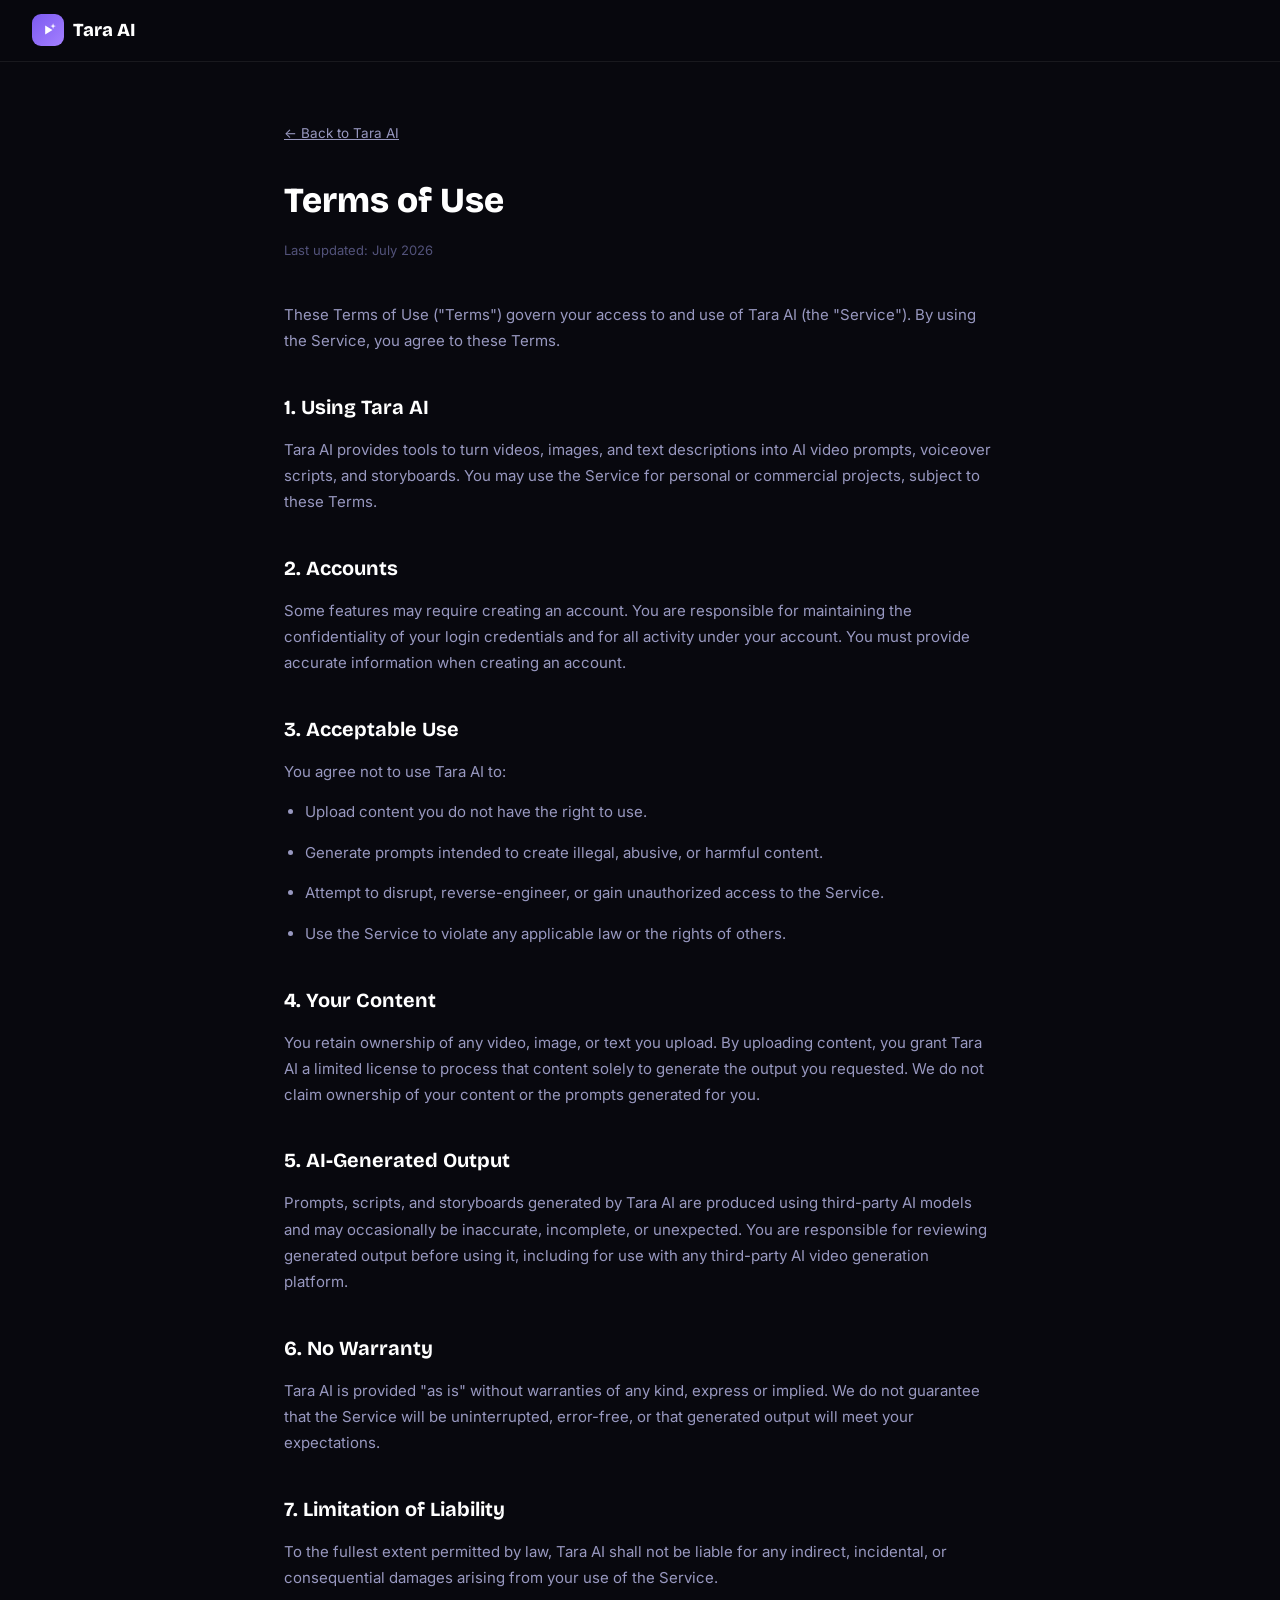
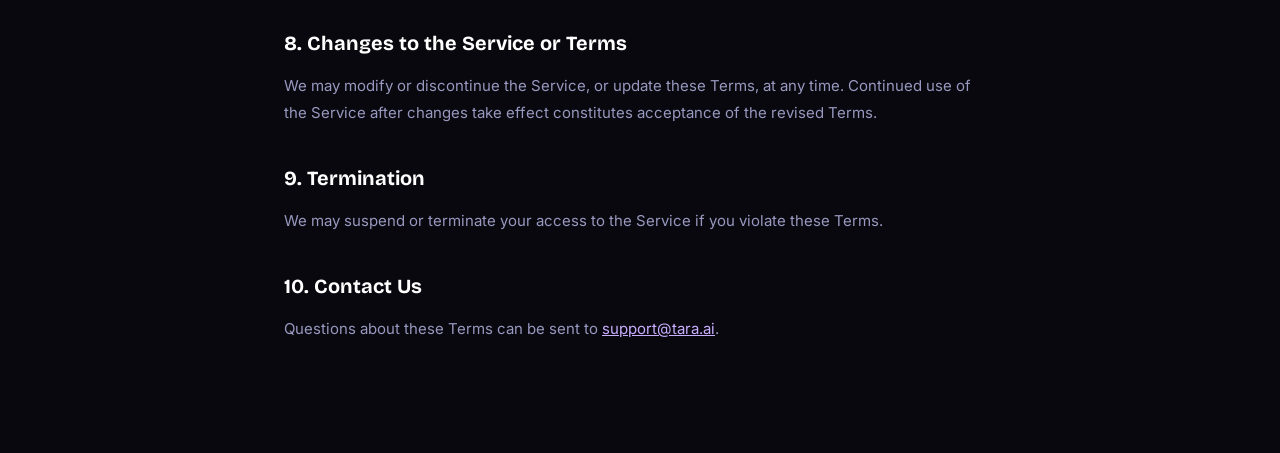
<file: terms.html>
<!DOCTYPE html>
<html lang="en">
<head>
<meta charset="UTF-8">
<meta name="viewport" content="width=device-width,initial-scale=1.0">
<title>Terms of Use — Tara AI</title>
<link rel="preconnect" href="https://fonts.googleapis.com">
<link href="https://fonts.googleapis.com/css2?family=Inter:ital,wght@0,400;0,500;0,600;0,700;1,400&family=Bricolage+Grotesque:wght@700;800&display=swap" rel="stylesheet">
<style>
:root{
  --bg:#08080e;--bg2:#131320;--bg3:#18182a;
  --s:#f0f0ff;--s2:#9898c0;--s3:#52527a;
  --acc:#7c5af0;--acc2:#a480ff;--acc3:#c9aeff;
  --bd:rgba(255,255,255,.07);--bd2:rgba(255,255,255,.13);
  --font:'Inter',sans-serif;--display:'Bricolage Grotesque',sans-serif;
}
*{box-sizing:border-box;margin:0;padding:0}
body{font-family:var(--font);background:var(--bg);color:var(--s);line-height:1.75}
a{color:var(--acc3)}
.nav{height:62px;display:flex;align-items:center;padding:0 2rem;background:rgba(8,8,14,.8);backdrop-filter:blur(20px);border-bottom:1px solid var(--bd);position:sticky;top:0}
.nav-logo{display:flex;align-items:center;gap:9px;font-family:var(--display);font-weight:800;font-size:1.15rem;color:#fff;text-decoration:none}
.logo-gem{width:32px;height:32px;border-radius:9px;background:linear-gradient(135deg,#7c5af0,#a480ff);display:flex;align-items:center;justify-content:center;font-size:16px}
.wrap{max-width:760px;margin:0 auto;padding:3.5rem 1.5rem 6rem}
h1{font-family:var(--display);font-weight:800;font-size:2.2rem;color:#fff;margin-bottom:.5rem}
.updated{font-size:13px;color:var(--s3);margin-bottom:2.5rem}
h2{font-family:var(--display);font-weight:700;font-size:1.25rem;color:#fff;margin:2.2rem 0 .75rem}
p,li{font-size:15px;color:var(--s2);margin-bottom:.9rem}
ul{padding-left:1.3rem;margin-bottom:1rem}
.back{display:inline-block;margin-bottom:1.5rem;font-size:13.5px;color:var(--s2)}
</style>
</head>
<body>
<nav class="nav"><a href="index.html" class="nav-logo"><span class="logo-gem"><svg width="18" height="18" viewBox="0 0 32 32" fill="none" xmlns="http://www.w3.org/2000/svg"><path d="M11 8L24 16L11 24V8Z" fill="white"/><path d="M25 4L26.2 7.8L30 9L26.2 10.2L25 14L23.8 10.2L20 9L23.8 7.8L25 4Z" fill="white"/></svg></span>Tara AI</a></nav>
<div class="wrap">
  <a class="back" href="index.html">← Back to Tara AI</a>
  <h1>Terms of Use</h1>
  <p class="updated">Last updated: July 2026</p>

  <p>These Terms of Use ("Terms") govern your access to and use of Tara AI (the "Service"). By using the Service, you agree to these Terms.</p>

  <h2>1. Using Tara AI</h2>
  <p>Tara AI provides tools to turn videos, images, and text descriptions into AI video prompts, voiceover scripts, and storyboards. You may use the Service for personal or commercial projects, subject to these Terms.</p>

  <h2>2. Accounts</h2>
  <p>Some features may require creating an account. You are responsible for maintaining the confidentiality of your login credentials and for all activity under your account. You must provide accurate information when creating an account.</p>

  <h2>3. Acceptable Use</h2>
  <p>You agree not to use Tara AI to:</p>
  <ul>
    <li>Upload content you do not have the right to use.</li>
    <li>Generate prompts intended to create illegal, abusive, or harmful content.</li>
    <li>Attempt to disrupt, reverse-engineer, or gain unauthorized access to the Service.</li>
    <li>Use the Service to violate any applicable law or the rights of others.</li>
  </ul>

  <h2>4. Your Content</h2>
  <p>You retain ownership of any video, image, or text you upload. By uploading content, you grant Tara AI a limited license to process that content solely to generate the output you requested. We do not claim ownership of your content or the prompts generated for you.</p>

  <h2>5. AI-Generated Output</h2>
  <p>Prompts, scripts, and storyboards generated by Tara AI are produced using third-party AI models and may occasionally be inaccurate, incomplete, or unexpected. You are responsible for reviewing generated output before using it, including for use with any third-party AI video generation platform.</p>

  <h2>6. No Warranty</h2>
  <p>Tara AI is provided "as is" without warranties of any kind, express or implied. We do not guarantee that the Service will be uninterrupted, error-free, or that generated output will meet your expectations.</p>

  <h2>7. Limitation of Liability</h2>
  <p>To the fullest extent permitted by law, Tara AI shall not be liable for any indirect, incidental, or consequential damages arising from your use of the Service.</p>

  <h2>8. Changes to the Service or Terms</h2>
  <p>We may modify or discontinue the Service, or update these Terms, at any time. Continued use of the Service after changes take effect constitutes acceptance of the revised Terms.</p>

  <h2>9. Termination</h2>
  <p>We may suspend or terminate your access to the Service if you violate these Terms.</p>

  <h2>10. Contact Us</h2>
  <p>Questions about these Terms can be sent to <a href="mailto:support@tara.ai">support@tara.ai</a>.</p>
</div>
</body>
</html>
</file>
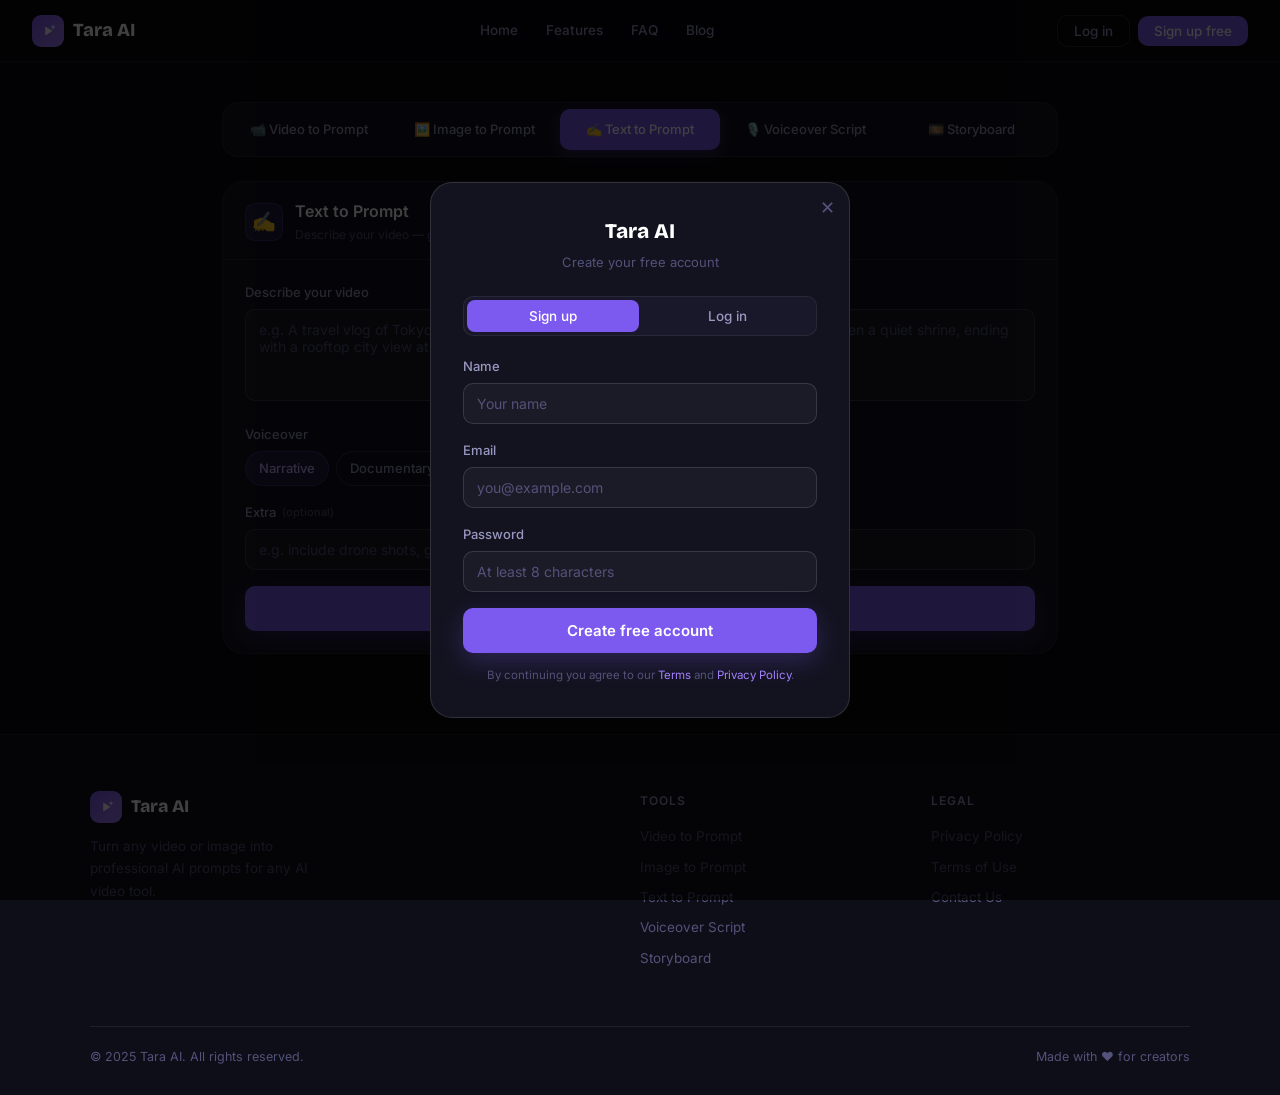
<file: text-to-prompt.html>
<!DOCTYPE html>
<html lang="en">
<head>
<meta charset="UTF-8">
<meta name="viewport" content="width=device-width,initial-scale=1.0">
<meta name="description" content="Tara AI — Text to Prompt. Describe your video idea in words and get scene-by-scene AI prompts.">
<title>Text to Prompt — Tara AI</title>
<link rel="preconnect" href="https://fonts.googleapis.com">
<link href="https://fonts.googleapis.com/css2?family=Inter:ital,wght@0,400;0,500;0,600;0,700;1,400&family=Bricolage+Grotesque:wght@700;800&display=swap" rel="stylesheet">
<link rel="stylesheet" href="styles.css">
</head>
<body>
<nav class="nav">
  <a href="index.html" class="nav-logo"><span class="logo-gem"><svg width="18" height="18" viewBox="0 0 32 32" fill="none" xmlns="http://www.w3.org/2000/svg"><path d="M11 8L24 16L11 24V8Z" fill="white"/><path d="M25 4L26.2 7.8L30 9L26.2 10.2L25 14L23.8 10.2L20 9L23.8 7.8L25 4Z" fill="white"/></svg></span>Tara AI</a>
  <div class="nav-links">
    <a href="index.html">Home</a>
    <a href="index.html#features">Features</a>
    <a href="index.html#faq">FAQ</a>
    <a href="index.html#blog">Blog</a>
  </div>
  <div class="nav-right">
    <button class="nbtn ghost" onclick="showAuth('login')">Log in</button>
    <button class="nbtn solid" onclick="showAuth('signup')">Sign up free</button>
  </div>
</nav>

<div id="tools" class="tool-section" style="padding-top:2.5rem">
  <div class="tab-row">
    <a class="tab" href="video-to-prompt.html" target="_blank">📹 Video to Prompt</a>
    <a class="tab" href="image-to-prompt.html" target="_blank">🖼️ Image to Prompt</a>
    <a class="tab on" href="text-to-prompt.html">✍️ Text to Prompt</a>
    <a class="tab" href="voiceover-script.html" target="_blank">🎙️ Voiceover Script</a>
    <a class="tab" href="storyboard.html" target="_blank">🎞️ Storyboard</a>
  </div>

  <!-- ══ TEXT TO PROMPT ══ -->
  <div class="panel on" id="panel-txt">
    <div class="card">
      <div class="card-hd"><span class="card-hd-ico">✍️</span><div><h2>Text to Prompt</h2><p>Describe your video — get scene-by-scene prompts</p></div></div>
      <div class="card-bd">
        <div class="f"><label>Describe your video</label>
          <textarea id="t-desc" rows="4" placeholder="e.g. A travel vlog of Tokyo at night — starting from Shibuya crossing, then ramen stalls, then a quiet shrine, ending with a rooftop city view at golden hour…"></textarea>
        </div>
        <div class="f"><label>Voiceover</label>
          <div class="chips" id="t-vo"><div class="chip on" data-v="narrative">Narrative</div><div class="chip" data-v="documentary">Documentary</div><div class="chip" data-v="dramatic">Dramatic</div><div class="chip" data-v="none">None</div></div>
        </div>
        <div class="f"><label>Extra <span class="opt">(optional)</span></label><input type="text" id="t-ex" placeholder="e.g. include drone shots, golden tones…"></div>
        <button class="gen-btn" onclick="generateText()">✍️ Generate scene prompts</button>
        <div class="load-row" id="t-load"><div class="spin"></div><span class="load-txt" id="t-ltxt">Writing prompts…</span></div>
        <div class="out-wrap" id="t-out">
          <div class="out-hd"><h3>✍️ Scene prompts <span class="cnt-badge" id="t-cnt">3 scenes</span></h3><button class="copy-all" onclick="copyAll('t-alltext')">Copy all</button></div>
          <div id="t-scenes"></div>
          <div class="ok-msg" id="t-ok">All prompts copied!</div>
          <button class="reset-btn" onclick="document.getElementById('t-out').style.display='none';document.getElementById('t-desc').value=''">↺ Start over</button>
        </div>
      </div>
    </div>
  </div>

</div>
<!-- ── FOOTER ─────────────────────────────────────── -->
<footer>
  <div class="ft">
    <div class="ft-top">
      <div class="ft-brand">
        <div class="nav-logo" style="display:flex;align-items:center;gap:9px;font-family:var(--display);font-weight:800;font-size:1.1rem;margin-bottom:.6rem"><span class="logo-gem"><svg width="18" height="18" viewBox="0 0 32 32" fill="none" xmlns="http://www.w3.org/2000/svg"><path d="M11 8L24 16L11 24V8Z" fill="white"/><path d="M25 4L26.2 7.8L30 9L26.2 10.2L25 14L23.8 10.2L20 9L23.8 7.8L25 4Z" fill="white"/></svg></span> Tara AI</div>
        <p>Turn any video or image into professional AI prompts for any AI video tool.</p>
      </div>
      <div class="ft-col">
        <h4>Tools</h4>
        <a href="video-to-prompt.html" target="_blank">Video to Prompt</a>
        <a href="image-to-prompt.html" target="_blank">Image to Prompt</a>
        <a href="text-to-prompt.html" target="_blank">Text to Prompt</a>
        <a href="voiceover-script.html" target="_blank">Voiceover Script</a>
        <a href="storyboard.html" target="_blank">Storyboard</a>
      </div>
      <div class="ft-col">
        <h4>Legal</h4>
        <a href="privacy.html">Privacy Policy</a>
        <a href="terms.html">Terms of Use</a>
        <a href="mailto:support@tara.ai">Contact Us</a>
      </div>
    </div>
    <div class="ft-bot"><span>© 2025 Tara AI. All rights reserved.</span><span>Made with ❤️ for creators</span></div>
  </div>
</footer>


<!-- ── AUTH MODAL ─────────────────────────────────── -->
<div id="auth-modal" style="display:none;position:fixed;inset:0;background:rgba(0,0,0,.75);z-index:9999;display:flex;align-items:center;justify-content:center;padding:1rem" onclick="if(event.target===this)this.style.display='none'">
  <div style="background:var(--bg2);border:1px solid var(--bd2);border-radius:var(--r3);padding:2rem;width:100%;max-width:420px;position:relative">
    <button onclick="document.getElementById('auth-modal').style.display='none'" style="position:absolute;top:14px;right:14px;background:none;border:none;color:var(--s3);font-size:18px;cursor:pointer">✕</button>
    <div style="text-align:center;margin-bottom:1.5rem">
      <div style="font-family:var(--display);font-weight:800;font-size:1.3rem;color:#fff;margin-bottom:3px">Tara AI</div>
      <div id="auth-sub" style="font-size:13px;color:var(--s3)">Create your free account</div>
    </div>
    <div style="display:flex;background:var(--bg3);border:1px solid var(--bd);border-radius:var(--r);padding:3px;gap:3px;margin-bottom:1.25rem">
      <button id="tab-su" onclick="setAuthTab('signup')" style="flex:1;padding:8px;border-radius:8px;border:none;font-size:13.5px;font-weight:500;background:var(--acc);color:#fff;cursor:pointer">Sign up</button>
      <button id="tab-li" onclick="setAuthTab('login')" style="flex:1;padding:8px;border-radius:8px;border:none;font-size:13.5px;font-weight:500;background:transparent;color:var(--s2);cursor:pointer">Log in</button>
    </div>
    <div id="auth-su">
      <div class="f"><label>Name</label><input type="text" id="au-name" placeholder="Your name"></div>
      <div class="f"><label>Email</label><input type="email" id="au-email" placeholder="you@example.com"></div>
      <div class="f"><label>Password</label><input type="password" id="au-pass" placeholder="At least 8 characters"></div>
      <button class="gen-btn" onclick="doAuth('signup',this)">Create free account</button>
    </div>
    <div id="auth-li" style="display:none">
      <div class="f"><label>Email</label><input type="email" id="li-email" placeholder="you@example.com"></div>
      <div class="f"><label>Password</label><input type="password" id="li-pass" placeholder="Your password"></div>
      <button class="gen-btn" onclick="doAuth('login',this)">Log in</button>
    </div>
    <div id="auth-ok" style="display:none;text-align:center;padding:1.5rem 0">
      <div style="font-size:2.5rem;margin-bottom:.75rem">🎉</div>
      <div style="font-size:16px;font-weight:600;color:#fff;margin-bottom:.4rem" id="auth-ok-title">Account created!</div>
      <div style="font-size:13px;color:var(--s2)">You can now save prompts and access all features.</div>
    </div>
    <div style="font-size:11.5px;color:var(--s3);text-align:center;margin-top:.85rem">By continuing you agree to our <a href="terms.html" style="color:var(--acc2)">Terms</a> and <a href="privacy.html" style="color:var(--acc2)">Privacy Policy</a>.</div>
  </div>
</div>


<script src="app.js"></script>
</body>
</html>
</file>
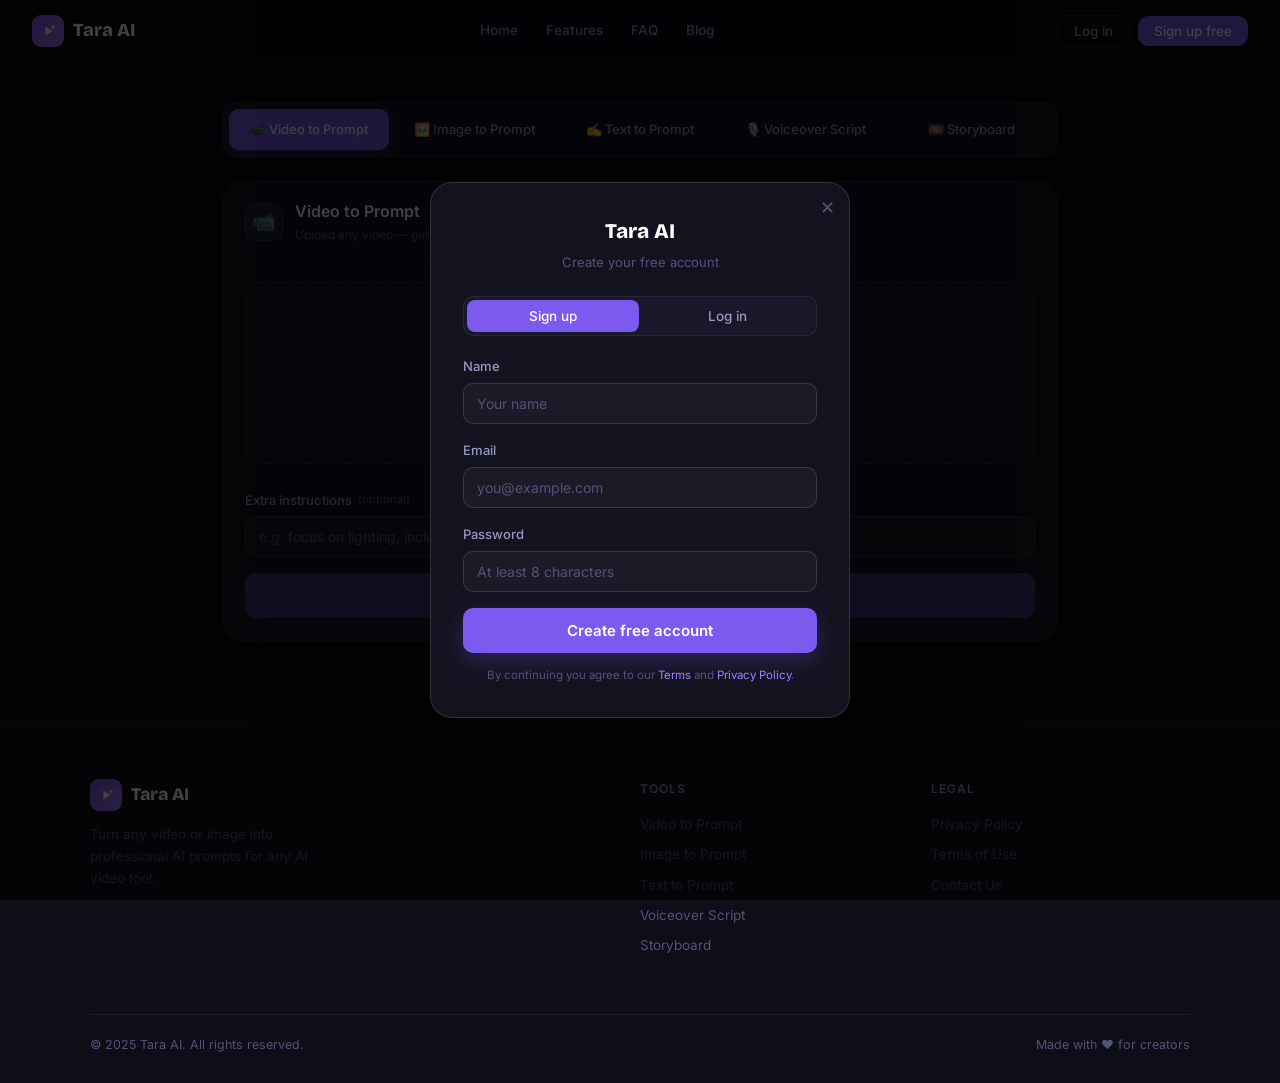
<file: video-to-prompt.html>
<!DOCTYPE html>
<html lang="en">
<head>
<meta charset="UTF-8">
<meta name="viewport" content="width=device-width,initial-scale=1.0">
<meta name="description" content="Tara AI — Video to Prompt. Upload any video and get scene-by-scene AI prompts that match its exact style.">
<title>Video to Prompt — Tara AI</title>
<link rel="preconnect" href="https://fonts.googleapis.com">
<link href="https://fonts.googleapis.com/css2?family=Inter:ital,wght@0,400;0,500;0,600;0,700;1,400&family=Bricolage+Grotesque:wght@700;800&display=swap" rel="stylesheet">
<link rel="stylesheet" href="styles.css">
</head>
<body>
<nav class="nav">
  <a href="index.html" class="nav-logo"><span class="logo-gem"><svg width="18" height="18" viewBox="0 0 32 32" fill="none" xmlns="http://www.w3.org/2000/svg"><path d="M11 8L24 16L11 24V8Z" fill="white"/><path d="M25 4L26.2 7.8L30 9L26.2 10.2L25 14L23.8 10.2L20 9L23.8 7.8L25 4Z" fill="white"/></svg></span>Tara AI</a>
  <div class="nav-links">
    <a href="index.html">Home</a>
    <a href="index.html#features">Features</a>
    <a href="index.html#faq">FAQ</a>
    <a href="index.html#blog">Blog</a>
  </div>
  <div class="nav-right">
    <button class="nbtn ghost" onclick="showAuth('login')">Log in</button>
    <button class="nbtn solid" onclick="showAuth('signup')">Sign up free</button>
  </div>
</nav>

<div id="tools" class="tool-section" style="padding-top:2.5rem">
  <div class="tab-row">
    <a class="tab on" href="video-to-prompt.html">📹 Video to Prompt</a>
    <a class="tab" href="image-to-prompt.html" target="_blank">🖼️ Image to Prompt</a>
    <a class="tab" href="text-to-prompt.html" target="_blank">✍️ Text to Prompt</a>
    <a class="tab" href="voiceover-script.html" target="_blank">🎙️ Voiceover Script</a>
    <a class="tab" href="storyboard.html" target="_blank">🎞️ Storyboard</a>
  </div>

  <!-- ══ VIDEO TO PROMPT ══ -->
  <div class="panel on" id="panel-v2p">
    <div class="card">
      <div class="card-hd"><span class="card-hd-ico">📹</span><div><h2>Video to Prompt</h2><p>Upload any video — get scene-by-scene AI prompts</p></div></div>
      <div class="card-bd">
        <div class="upload-z" id="vz" ondragover="event.preventDefault();this.classList.add('drag')" ondragleave="this.classList.remove('drag')" ondrop="dropFile(event,'video','vz','vpv','vfi','vfn','vmv')">
          <input type="file" id="v-inp" accept="video/*" onchange="loadMedia(this,'video','vpv','vfi','vfn','vmv','v-inp','vz')">
          <div class="u-ico">🎬</div>
          <div class="u-title">Drop video here or tap to upload</div>
          <div class="u-sub">MP4, MOV, WebM, AVI — any length</div>
        </div>
        <div class="preview-wrap" id="vpv">
          <video id="vmv" controls playsinline muted></video>
          <div class="file-info"><span class="fi-txt" id="vfn">video.mp4</span><button class="fi-rm" onclick="clearMedia('vpv','vmv','v-inp','vz',true)">✕ Remove</button></div>
        </div>
        <canvas id="vc"></canvas>
        <br>
        <div class="f"><label>Extra instructions <span class="opt">(optional)</span></label><input type="text" id="v-ex" placeholder="e.g. focus on lighting, include slow motion notes…"></div>
        <button class="gen-btn" id="v-btn" onclick="analyzeVideo()" disabled>🎬 Analyze video &amp; generate prompts</button>
        <div class="load-row" id="v-load"><div class="spin"></div><span class="load-txt" id="v-ltxt">Extracting frames…</span></div>
        <div class="out-wrap" id="v-out">
          <div class="out-hd"><h3>🎬 Scene prompts <span class="cnt-badge" id="v-cnt">3 scenes</span></h3><button class="copy-all" onclick="copyAll('v-alltext')">Copy all</button></div>
          <div id="v-scenes"></div>
          <div class="ok-msg" id="v-ok">All prompts copied!</div>
          <button class="reset-btn" onclick="resetPanel('v-out','vpv','vmv','v-inp','vz',true)">↺ Start over</button>
        </div>
      </div>
    </div>
  </div>

</div>
<!-- ── FOOTER ─────────────────────────────────────── -->
<footer>
  <div class="ft">
    <div class="ft-top">
      <div class="ft-brand">
        <div class="nav-logo" style="display:flex;align-items:center;gap:9px;font-family:var(--display);font-weight:800;font-size:1.1rem;margin-bottom:.6rem"><span class="logo-gem"><svg width="18" height="18" viewBox="0 0 32 32" fill="none" xmlns="http://www.w3.org/2000/svg"><path d="M11 8L24 16L11 24V8Z" fill="white"/><path d="M25 4L26.2 7.8L30 9L26.2 10.2L25 14L23.8 10.2L20 9L23.8 7.8L25 4Z" fill="white"/></svg></span> Tara AI</div>
        <p>Turn any video or image into professional AI prompts for any AI video tool.</p>
      </div>
      <div class="ft-col">
        <h4>Tools</h4>
        <a href="video-to-prompt.html" target="_blank">Video to Prompt</a>
        <a href="image-to-prompt.html" target="_blank">Image to Prompt</a>
        <a href="text-to-prompt.html" target="_blank">Text to Prompt</a>
        <a href="voiceover-script.html" target="_blank">Voiceover Script</a>
        <a href="storyboard.html" target="_blank">Storyboard</a>
      </div>
      <div class="ft-col">
        <h4>Legal</h4>
        <a href="privacy.html">Privacy Policy</a>
        <a href="terms.html">Terms of Use</a>
        <a href="mailto:support@tara.ai">Contact Us</a>
      </div>
    </div>
    <div class="ft-bot"><span>© 2025 Tara AI. All rights reserved.</span><span>Made with ❤️ for creators</span></div>
  </div>
</footer>


<!-- ── AUTH MODAL ─────────────────────────────────── -->
<div id="auth-modal" style="display:none;position:fixed;inset:0;background:rgba(0,0,0,.75);z-index:9999;display:flex;align-items:center;justify-content:center;padding:1rem" onclick="if(event.target===this)this.style.display='none'">
  <div style="background:var(--bg2);border:1px solid var(--bd2);border-radius:var(--r3);padding:2rem;width:100%;max-width:420px;position:relative">
    <button onclick="document.getElementById('auth-modal').style.display='none'" style="position:absolute;top:14px;right:14px;background:none;border:none;color:var(--s3);font-size:18px;cursor:pointer">✕</button>
    <div style="text-align:center;margin-bottom:1.5rem">
      <div style="font-family:var(--display);font-weight:800;font-size:1.3rem;color:#fff;margin-bottom:3px">Tara AI</div>
      <div id="auth-sub" style="font-size:13px;color:var(--s3)">Create your free account</div>
    </div>
    <div style="display:flex;background:var(--bg3);border:1px solid var(--bd);border-radius:var(--r);padding:3px;gap:3px;margin-bottom:1.25rem">
      <button id="tab-su" onclick="setAuthTab('signup')" style="flex:1;padding:8px;border-radius:8px;border:none;font-size:13.5px;font-weight:500;background:var(--acc);color:#fff;cursor:pointer">Sign up</button>
      <button id="tab-li" onclick="setAuthTab('login')" style="flex:1;padding:8px;border-radius:8px;border:none;font-size:13.5px;font-weight:500;background:transparent;color:var(--s2);cursor:pointer">Log in</button>
    </div>
    <div id="auth-su">
      <div class="f"><label>Name</label><input type="text" id="au-name" placeholder="Your name"></div>
      <div class="f"><label>Email</label><input type="email" id="au-email" placeholder="you@example.com"></div>
      <div class="f"><label>Password</label><input type="password" id="au-pass" placeholder="At least 8 characters"></div>
      <button class="gen-btn" onclick="doAuth('signup',this)">Create free account</button>
    </div>
    <div id="auth-li" style="display:none">
      <div class="f"><label>Email</label><input type="email" id="li-email" placeholder="you@example.com"></div>
      <div class="f"><label>Password</label><input type="password" id="li-pass" placeholder="Your password"></div>
      <button class="gen-btn" onclick="doAuth('login',this)">Log in</button>
    </div>
    <div id="auth-ok" style="display:none;text-align:center;padding:1.5rem 0">
      <div style="font-size:2.5rem;margin-bottom:.75rem">🎉</div>
      <div style="font-size:16px;font-weight:600;color:#fff;margin-bottom:.4rem" id="auth-ok-title">Account created!</div>
      <div style="font-size:13px;color:var(--s2)">You can now save prompts and access all features.</div>
    </div>
    <div style="font-size:11.5px;color:var(--s3);text-align:center;margin-top:.85rem">By continuing you agree to our <a href="terms.html" style="color:var(--acc2)">Terms</a> and <a href="privacy.html" style="color:var(--acc2)">Privacy Policy</a>.</div>
  </div>
</div>


<script src="app.js"></script>
</body>
</html>
</file>
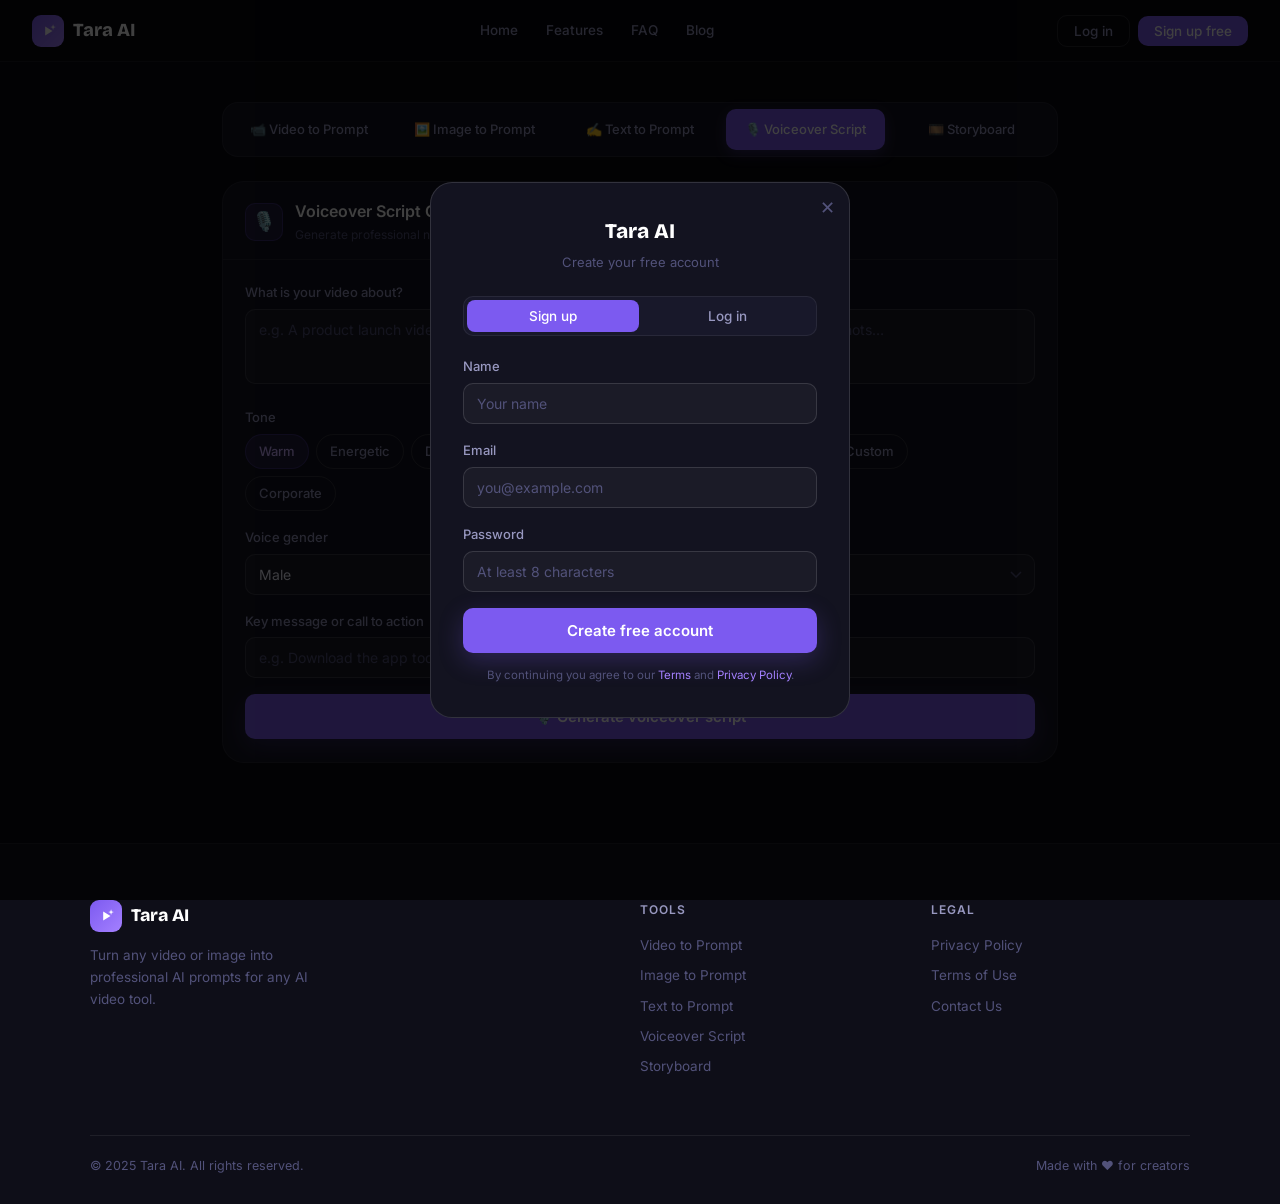
<file: voiceover-script.html>
<!DOCTYPE html>
<html lang="en">
<head>
<meta charset="UTF-8">
<meta name="viewport" content="width=device-width,initial-scale=1.0">
<meta name="description" content="Tara AI — Voiceover Script. Generate a professional narration script for your video.">
<title>Voiceover Script — Tara AI</title>
<link rel="preconnect" href="https://fonts.googleapis.com">
<link href="https://fonts.googleapis.com/css2?family=Inter:ital,wght@0,400;0,500;0,600;0,700;1,400&family=Bricolage+Grotesque:wght@700;800&display=swap" rel="stylesheet">
<link rel="stylesheet" href="styles.css">
</head>
<body>
<nav class="nav">
  <a href="index.html" class="nav-logo"><span class="logo-gem"><svg width="18" height="18" viewBox="0 0 32 32" fill="none" xmlns="http://www.w3.org/2000/svg"><path d="M11 8L24 16L11 24V8Z" fill="white"/><path d="M25 4L26.2 7.8L30 9L26.2 10.2L25 14L23.8 10.2L20 9L23.8 7.8L25 4Z" fill="white"/></svg></span>Tara AI</a>
  <div class="nav-links">
    <a href="index.html">Home</a>
    <a href="index.html#features">Features</a>
    <a href="index.html#faq">FAQ</a>
    <a href="index.html#blog">Blog</a>
  </div>
  <div class="nav-right">
    <button class="nbtn ghost" onclick="showAuth('login')">Log in</button>
    <button class="nbtn solid" onclick="showAuth('signup')">Sign up free</button>
  </div>
</nav>

<div id="tools" class="tool-section" style="padding-top:2.5rem">
  <div class="tab-row">
    <a class="tab" href="video-to-prompt.html" target="_blank">📹 Video to Prompt</a>
    <a class="tab" href="image-to-prompt.html" target="_blank">🖼️ Image to Prompt</a>
    <a class="tab" href="text-to-prompt.html" target="_blank">✍️ Text to Prompt</a>
    <a class="tab on" href="voiceover-script.html">🎙️ Voiceover Script</a>
    <a class="tab" href="storyboard.html" target="_blank">🎞️ Storyboard</a>
  </div>

  <!-- ══ VOICEOVER SCRIPT ══ -->
  <div class="panel on" id="panel-vo">
    <div class="card">
      <div class="card-hd"><span class="card-hd-ico">🎙️</span><div><h2>Voiceover Script Generator</h2><p>Generate professional narration for your video</p></div></div>
      <div class="card-bd">
        <div class="f"><label>What is your video about?</label>
          <textarea id="vo-desc" rows="3" placeholder="e.g. A product launch video for a new AI camera app, showcasing features and lifestyle shots…"></textarea>
        </div>
        <div class="row2">
          <div class="f"><label>Tone</label>
            <div class="chips" id="vo-tone">
              <div class="chip on" data-v="warm and narrative">Warm</div>
              <div class="chip" data-v="energetic and upbeat">Energetic</div>
              <div class="chip" data-v="deep and dramatic">Dramatic</div>
              <div class="chip" data-v="calm and documentary">Documentary</div>
              <div class="chip" data-v="corporate professional">Corporate</div>
            </div>
          </div>
          <div class="f"><label>Length</label>
            <div class="chips" id="vo-len">
              <div class="chip on" data-v="30 seconds">30s</div>
              <div class="chip" data-v="60 seconds">60s</div>
              <div class="chip" data-v="2 minutes">2 min</div>
              <div class="chip" data-v="custom length">Custom</div>
            </div>
          </div>
        </div>
        <div class="row2">
          <div class="f"><label>Voice gender</label><select id="vo-gen"><option>Male</option><option>Female</option><option>Neutral</option></select></div>
          <div class="f"><label>Target audience</label><select id="vo-aud"><option>General audience</option><option>Young adults</option><option>Professionals</option><option>Children</option><option>Creators</option></select></div>
        </div>
        <div class="f"><label>Key message or call to action <span class="opt">(optional)</span></label><input type="text" id="vo-cta" placeholder="e.g. Download the app today — link in bio"></div>
        <button class="gen-btn" onclick="generateVoiceover()">🎙️ Generate voiceover script</button>
        <div class="load-row" id="vo-load"><div class="spin"></div><span class="load-txt">Writing your script…</span></div>
        <div class="out-wrap" id="vo-out">
          <div class="out-hd"><h3>🎙️ Voiceover script</h3><button class="copy-all" onclick="copyAll('vo-alltext')">Copy script</button></div>
          <div id="vo-scenes"></div>
          <div class="ok-msg" id="vo-ok">Copied!</div>
          <button class="reset-btn" onclick="document.getElementById('vo-out').style.display='none';document.getElementById('vo-desc').value=''">↺ Start over</button>
        </div>
      </div>
    </div>
  </div>

</div>
<!-- ── FOOTER ─────────────────────────────────────── -->
<footer>
  <div class="ft">
    <div class="ft-top">
      <div class="ft-brand">
        <div class="nav-logo" style="display:flex;align-items:center;gap:9px;font-family:var(--display);font-weight:800;font-size:1.1rem;margin-bottom:.6rem"><span class="logo-gem"><svg width="18" height="18" viewBox="0 0 32 32" fill="none" xmlns="http://www.w3.org/2000/svg"><path d="M11 8L24 16L11 24V8Z" fill="white"/><path d="M25 4L26.2 7.8L30 9L26.2 10.2L25 14L23.8 10.2L20 9L23.8 7.8L25 4Z" fill="white"/></svg></span> Tara AI</div>
        <p>Turn any video or image into professional AI prompts for any AI video tool.</p>
      </div>
      <div class="ft-col">
        <h4>Tools</h4>
        <a href="video-to-prompt.html" target="_blank">Video to Prompt</a>
        <a href="image-to-prompt.html" target="_blank">Image to Prompt</a>
        <a href="text-to-prompt.html" target="_blank">Text to Prompt</a>
        <a href="voiceover-script.html" target="_blank">Voiceover Script</a>
        <a href="storyboard.html" target="_blank">Storyboard</a>
      </div>
      <div class="ft-col">
        <h4>Legal</h4>
        <a href="privacy.html">Privacy Policy</a>
        <a href="terms.html">Terms of Use</a>
        <a href="mailto:support@tara.ai">Contact Us</a>
      </div>
    </div>
    <div class="ft-bot"><span>© 2025 Tara AI. All rights reserved.</span><span>Made with ❤️ for creators</span></div>
  </div>
</footer>


<!-- ── AUTH MODAL ─────────────────────────────────── -->
<div id="auth-modal" style="display:none;position:fixed;inset:0;background:rgba(0,0,0,.75);z-index:9999;display:flex;align-items:center;justify-content:center;padding:1rem" onclick="if(event.target===this)this.style.display='none'">
  <div style="background:var(--bg2);border:1px solid var(--bd2);border-radius:var(--r3);padding:2rem;width:100%;max-width:420px;position:relative">
    <button onclick="document.getElementById('auth-modal').style.display='none'" style="position:absolute;top:14px;right:14px;background:none;border:none;color:var(--s3);font-size:18px;cursor:pointer">✕</button>
    <div style="text-align:center;margin-bottom:1.5rem">
      <div style="font-family:var(--display);font-weight:800;font-size:1.3rem;color:#fff;margin-bottom:3px">Tara AI</div>
      <div id="auth-sub" style="font-size:13px;color:var(--s3)">Create your free account</div>
    </div>
    <div style="display:flex;background:var(--bg3);border:1px solid var(--bd);border-radius:var(--r);padding:3px;gap:3px;margin-bottom:1.25rem">
      <button id="tab-su" onclick="setAuthTab('signup')" style="flex:1;padding:8px;border-radius:8px;border:none;font-size:13.5px;font-weight:500;background:var(--acc);color:#fff;cursor:pointer">Sign up</button>
      <button id="tab-li" onclick="setAuthTab('login')" style="flex:1;padding:8px;border-radius:8px;border:none;font-size:13.5px;font-weight:500;background:transparent;color:var(--s2);cursor:pointer">Log in</button>
    </div>
    <div id="auth-su">
      <div class="f"><label>Name</label><input type="text" id="au-name" placeholder="Your name"></div>
      <div class="f"><label>Email</label><input type="email" id="au-email" placeholder="you@example.com"></div>
      <div class="f"><label>Password</label><input type="password" id="au-pass" placeholder="At least 8 characters"></div>
      <button class="gen-btn" onclick="doAuth('signup',this)">Create free account</button>
    </div>
    <div id="auth-li" style="display:none">
      <div class="f"><label>Email</label><input type="email" id="li-email" placeholder="you@example.com"></div>
      <div class="f"><label>Password</label><input type="password" id="li-pass" placeholder="Your password"></div>
      <button class="gen-btn" onclick="doAuth('login',this)">Log in</button>
    </div>
    <div id="auth-ok" style="display:none;text-align:center;padding:1.5rem 0">
      <div style="font-size:2.5rem;margin-bottom:.75rem">🎉</div>
      <div style="font-size:16px;font-weight:600;color:#fff;margin-bottom:.4rem" id="auth-ok-title">Account created!</div>
      <div style="font-size:13px;color:var(--s2)">You can now save prompts and access all features.</div>
    </div>
    <div style="font-size:11.5px;color:var(--s3);text-align:center;margin-top:.85rem">By continuing you agree to our <a href="terms.html" style="color:var(--acc2)">Terms</a> and <a href="privacy.html" style="color:var(--acc2)">Privacy Policy</a>.</div>
  </div>
</div>


<script src="app.js"></script>
</body>
</html>
</file>
<file: styles.css>
/* ─── TOKENS ─────────────────────────────────────── */
:root{
  --bg:#08080e;
  --bg1:#0e0e18;
  --bg2:#131320;
  --bg3:#18182a;
  --bg4:#1e1e32;
  --s:#f0f0ff;
  --s2:#9898c0;
  --s3:#52527a;
  --s4:#2e2e50;
  --acc:#7c5af0;
  --acc2:#a480ff;
  --acc3:#c9aeff;
  --accs:rgba(124,90,240,.15);
  --accb:rgba(124,90,240,.28);
  --gr:#10b981;
  --grb:rgba(16,185,129,.2);
  --bd:rgba(255,255,255,.07);
  --bd2:rgba(255,255,255,.13);
  --bd3:rgba(255,255,255,.22);
  --r:10px;--r2:16px;--r3:22px;
  --font:'Inter',sans-serif;
  --display:'Bricolage Grotesque',sans-serif;
}
*{box-sizing:border-box;margin:0;padding:0}
html{scroll-behavior:smooth}
body{font-family:var(--font);background:var(--bg);color:var(--s);overflow-x:hidden;line-height:1.6}
a{text-decoration:none;color:inherit}
button{font-family:var(--font);cursor:pointer}
input,textarea,select{font-family:var(--font)}

/* ─── NAV ────────────────────────────────────────── */
.nav{height:62px;display:flex;align-items:center;justify-content:space-between;padding:0 2rem;background:rgba(8,8,14,.8);backdrop-filter:blur(20px);border-bottom:1px solid var(--bd);position:sticky;top:0;z-index:999}
.nav-logo{display:flex;align-items:center;gap:9px;font-family:var(--display);font-weight:800;font-size:1.15rem;color:#fff}
.logo-gem{width:32px;height:32px;border-radius:9px;background:linear-gradient(135deg,#7c5af0,#a480ff);display:flex;align-items:center;justify-content:center;font-size:16px}
.nav-links{display:flex;gap:2px}
.nav-links a{padding:6px 13px;border-radius:var(--r);font-size:13.5px;font-weight:500;color:var(--s2);transition:all .12s}
.nav-links a:hover,.nav-links a.on{color:#fff;background:rgba(255,255,255,.07)}
.nav-right{display:flex;gap:8px;align-items:center}
.nbtn{padding:7px 16px;border-radius:var(--r);font-size:13.5px;font-weight:500;border:none;transition:all .12s}
.nbtn.ghost{background:transparent;color:var(--s2);border:1px solid var(--bd2)}
.nbtn.ghost:hover{color:#fff;border-color:var(--bd3)}
.nbtn.solid{background:var(--acc);color:#fff}
.nbtn.solid:hover{background:#6b48e0}

/* ─── HERO ───────────────────────────────────────── */
.hero{padding:7rem 2rem 5rem;text-align:center;position:relative;overflow:hidden}
.hero-glow{position:absolute;top:-60px;left:50%;transform:translateX(-50%);width:800px;height:500px;background:radial-gradient(ellipse at 50% 40%,rgba(124,90,240,.18) 0%,transparent 65%);pointer-events:none}
.hero-eyebrow{display:inline-flex;align-items:center;gap:7px;font-size:12.5px;font-weight:600;color:var(--acc3);background:var(--accs);border:1px solid var(--accb);padding:5px 14px;border-radius:30px;margin-bottom:1.4rem;letter-spacing:.02em}
.hero h1{font-family:var(--display);font-weight:800;font-size:clamp(2.4rem,6.5vw,4.2rem);line-height:1.06;color:#fff;margin-bottom:1.25rem;letter-spacing:-.02em}
.hero h1 mark{background:linear-gradient(135deg,var(--acc2),var(--acc3));-webkit-background-clip:text;background-clip:text;color:transparent;background-color:transparent}
.hero-sub{font-size:1.05rem;color:var(--s2);max-width:560px;margin:0 auto 2.2rem;line-height:1.75}
.hero-btns{display:flex;gap:11px;justify-content:center;flex-wrap:wrap;margin-bottom:2.2rem}
.hbtn{padding:13px 28px;border-radius:var(--r2);font-size:15px;font-weight:600;border:none;display:inline-flex;align-items:center;gap:8px;transition:all .15s}
.hbtn.p{background:var(--acc);color:#fff;box-shadow:0 10px 30px rgba(124,90,240,.3)}
.hbtn.p:hover{background:#6b48e0;transform:translateY(-2px)}
.hbtn.s{background:transparent;color:var(--s);border:1px solid var(--bd2)}
.hbtn.s:hover{border-color:var(--bd3);color:#fff}
.platforms{display:flex;gap:7px;justify-content:center;flex-wrap:wrap}
.pl{background:var(--bg2);border:1px solid var(--bd);border-radius:30px;padding:5px 14px;font-size:12.5px;color:var(--s3);font-weight:500;transition:all .12s}
.pl:hover{border-color:var(--bd2);color:var(--s2)}
.pl.hot{border-color:var(--accb);color:var(--acc3);background:var(--accs)}

/* ─── TOOL TABS ──────────────────────────────────── */
.tool-section{padding:2rem 2rem 5rem;max-width:900px;margin:0 auto}
.tab-row{display:flex;gap:6px;flex-wrap:wrap;background:var(--bg2);border:1px solid var(--bd);border-radius:var(--r2);padding:6px;margin-bottom:1.5rem}
.tab{flex:1;min-width:120px;padding:10px 14px;border-radius:var(--r);border:none;background:transparent;color:var(--s2);font-size:13px;font-weight:500;cursor:pointer;transition:all .12s;display:flex;align-items:center;justify-content:center;gap:7px;white-space:nowrap}
.tab:hover{color:#fff;background:rgba(255,255,255,.06)}
.tab.on{background:var(--acc);color:#fff;box-shadow:0 4px 14px rgba(124,90,240,.3)}
.tab .new{font-size:9px;font-weight:700;background:rgba(255,255,255,.25);padding:1px 6px;border-radius:8px}

/* ─── PANELS ─────────────────────────────────────── */
.panel{display:none}
.panel.on{display:block}

/* ─── CARDS ──────────────────────────────────────── */
.card{background:var(--bg2);border:1px solid var(--bd);border-radius:var(--r3);overflow:hidden}
.card-hd{padding:1.1rem 1.4rem .9rem;border-bottom:1px solid var(--bd);display:flex;align-items:center;gap:12px}
.card-hd-ico{width:38px;height:38px;border-radius:10px;background:var(--accs);border:1px solid var(--accb);display:flex;align-items:center;justify-content:center;font-size:1.2rem;flex-shrink:0}
.card-hd h2{font-size:1rem;font-weight:600;color:#fff}
.card-hd p{font-size:12px;color:var(--s3)}
.card-bd{padding:1.4rem}

/* ─── FORM ───────────────────────────────────────── */
.f{margin-bottom:1rem}
.f label{display:flex;align-items:center;gap:6px;font-size:13px;font-weight:500;color:var(--s2);margin-bottom:6px}
.f label .opt{font-size:11px;color:var(--s3);font-weight:400}
.f input,.f textarea,.f select{width:100%;font-size:14px;padding:11px 13px;border:1px solid var(--bd2);border-radius:var(--r);background:rgba(255,255,255,.035);color:var(--s);outline:none;transition:border-color .15s;resize:none}
.f input::placeholder,.f textarea::placeholder{color:var(--s3)}
.f input:focus,.f textarea:focus,.f select:focus{border-color:var(--acc);background:rgba(124,90,240,.06)}
.f select{appearance:none;background-image:url("data:image/svg+xml,%3Csvg xmlns='http://www.w3.org/2000/svg' width='12' height='7'%3E%3Cpath d='M1 1l5 5 5-5' stroke='%2352527a' stroke-width='1.5' fill='none'/%3E%3C/svg%3E");background-repeat:no-repeat;background-position:right 12px center;padding-right:32px;background-color:rgba(255,255,255,.035)}
.row2{display:grid;grid-template-columns:1fr 1fr;gap:12px}
.chips{display:flex;flex-wrap:wrap;gap:7px}
.chip{padding:6px 13px;border-radius:20px;border:1px solid var(--bd2);background:transparent;color:var(--s2);font-size:13px;font-weight:500;cursor:pointer;user-select:none;transition:all .12s}
.chip:hover{border-color:var(--bd3);color:#fff}
.chip.on{background:var(--accs);border-color:var(--accb);color:var(--acc3)}

/* ─── UPLOAD ─────────────────────────────────────── */
.upload-z{border:1.5px dashed var(--bd2);border-radius:var(--r2);padding:2.25rem 1.25rem;text-align:center;cursor:pointer;transition:all .15s;position:relative;background:rgba(255,255,255,.02)}
.upload-z:hover,.upload-z.drag{border-color:var(--accb);background:var(--accs)}
.upload-z input{position:absolute;inset:0;opacity:0;cursor:pointer;width:100%;height:100%}
.upload-z .u-ico{font-size:2rem;margin-bottom:.6rem;color:var(--s3)}
.upload-z .u-title{font-size:14.5px;font-weight:600;color:var(--s);margin-bottom:4px}
.upload-z .u-sub{font-size:12.5px;color:var(--s3)}
.preview-wrap{display:none;margin-top:.85rem}
.preview-wrap video,.preview-wrap img{width:100%;border-radius:var(--r);background:#000;max-height:220px;object-fit:cover;display:block}
.file-info{display:flex;align-items:center;gap:8px;margin-top:.6rem;padding:.6rem .85rem;background:rgba(16,185,129,.1);border:1px solid rgba(16,185,129,.25);border-radius:var(--r)}
.file-info .fi-txt{font-size:12.5px;color:var(--gr);flex:1}
.fi-rm{font-size:12px;color:var(--s3);cursor:pointer;background:none;border:none;padding:2px 6px}
.fi-rm:hover{color:var(--s)}

/* ─── GEN BTN ────────────────────────────────────── */
.gen-btn{width:100%;padding:13px;background:var(--acc);color:#fff;border:none;border-radius:var(--r);font-size:15px;font-weight:600;margin-top:.25rem;transition:all .15s;display:flex;align-items:center;justify-content:center;gap:9px;box-shadow:0 8px 24px rgba(124,90,240,.25)}
.gen-btn:hover:not(:disabled){background:#6b48e0;transform:translateY(-1px)}
.gen-btn:disabled{opacity:.45;cursor:not-allowed;transform:none}

/* ─── LOADING ────────────────────────────────────── */
.load-row{display:none;align-items:center;gap:10px;padding:.8rem 0}
.spin{width:18px;height:18px;border:2px solid var(--bd2);border-top-color:var(--acc);border-radius:50%;animation:spin .7s linear infinite;flex-shrink:0}
@keyframes spin{to{transform:rotate(360deg)}}
.load-txt{font-size:13.5px;color:var(--s2)}

/* ─── OUTPUT ─────────────────────────────────────── */
.out-wrap{display:none;margin-top:1.4rem}
.out-hd{display:flex;align-items:center;justify-content:space-between;margin-bottom:1rem}
.out-hd h3{font-size:14.5px;font-weight:600;color:#fff;display:flex;align-items:center;gap:8px}
.cnt-badge{font-size:11px;font-weight:600;background:var(--grb);border:1px solid rgba(16,185,129,.3);color:var(--gr);padding:3px 10px;border-radius:20px}
.copy-all{padding:7px 14px;background:var(--bg3);border:1px solid var(--bd2);border-radius:var(--r);font-size:12.5px;color:var(--s2);cursor:pointer;transition:all .12s}
.copy-all:hover{border-color:var(--accb);color:var(--acc3)}

.sc{background:var(--bg3);border:1px solid var(--bd);border-radius:var(--r2);margin-bottom:10px;overflow:hidden}
.sc-hd{padding:.65rem 1.1rem;background:var(--bg4);border-bottom:1px solid var(--bd);display:flex;align-items:center;justify-content:space-between}
.sc-num{font-size:12px;font-weight:600;color:var(--acc3);background:var(--accs);border:1px solid var(--accb);padding:2px 10px;border-radius:10px}
.sc-plat{font-size:12px;color:var(--s3)}
.sc-body{padding:1rem 1.1rem}
.sc-frame{width:100%;aspect-ratio:16/9;border-radius:var(--r);overflow:hidden;margin-bottom:.85rem;background:var(--bg);border:1px solid var(--bd)}
.sc-frame canvas,.sc-frame img{width:100%;height:100%;display:block;object-fit:cover}
.lbl{font-size:11px;font-weight:600;text-transform:uppercase;letter-spacing:.07em;color:var(--s3);margin-bottom:5px;margin-top:.85rem}
.lbl:first-child{margin-top:0}
.prompt-box{font-size:13.5px;color:var(--s);line-height:1.75;background:rgba(255,255,255,.03);border:1px solid var(--bd);border-radius:var(--r);padding:.85rem 1rem}
.vo-box{font-size:13.5px;color:var(--s);line-height:1.75;background:var(--accs);border:1px solid var(--accb);border-radius:var(--r);padding:.85rem 1rem}
.tag-row{display:flex;flex-wrap:wrap;gap:5px;margin-top:6px}
.t{font-size:11.5px;color:var(--s2);background:var(--bg4);border:1px solid var(--bd);border-radius:10px;padding:3px 9px}
.cp-sc{padding:5px 12px;background:transparent;border:1px solid var(--bd2);border-radius:var(--r);font-size:12px;color:var(--s2);cursor:pointer;margin-top:.85rem;transition:all .12s}
.cp-sc:hover{border-color:var(--accb);color:var(--acc3)}
.ok-msg{font-size:12.5px;color:var(--gr);margin-top:6px;display:none;font-weight:500}
.reset-btn{width:100%;padding:10px;background:transparent;border:1px solid var(--bd2);border-radius:var(--r);font-size:13.5px;color:var(--s2);cursor:pointer;margin-top:.6rem;transition:all .12s}
.reset-btn:hover{border-color:var(--bd3);color:#fff}

/* ─── TIP BOX ────────────────────────────────────── */
.tip{background:var(--accs);border:1px solid var(--accb);border-radius:var(--r);padding:.9rem 1rem;margin-bottom:1.1rem;font-size:13.5px;color:var(--acc3);line-height:1.65}
.tip strong{color:#fff;font-weight:600}

/* ─── FEATURES SECTION ───────────────────────────── */
.feat-section{padding:4rem 2rem;max-width:1100px;margin:0 auto}
.sec-label{font-size:11.5px;font-weight:600;letter-spacing:.1em;text-transform:uppercase;color:var(--acc2);margin-bottom:.85rem}
.sec-title{font-family:var(--display);font-weight:800;font-size:clamp(1.6rem,4vw,2.4rem);color:#fff;line-height:1.15;margin-bottom:.85rem}
.sec-title mark{background:linear-gradient(135deg,var(--acc2),var(--acc3));-webkit-background-clip:text;background-clip:text;color:transparent;background-color:transparent}
.sec-sub{font-size:1rem;color:var(--s2);max-width:560px;line-height:1.75}
.feat-grid{display:grid;grid-template-columns:repeat(3,1fr);gap:15px;margin-top:2rem}
.fc{background:var(--bg2);border:1px solid var(--bd);border-radius:var(--r3);padding:1.5rem;transition:all .15s}
.fc:hover{border-color:var(--accb);transform:translateY(-2px)}
.fc-ico{width:44px;height:44px;border-radius:13px;background:var(--accs);border:1px solid var(--accb);display:flex;align-items:center;justify-content:center;font-size:1.3rem;margin-bottom:1rem}
.fc h3{font-size:15px;font-weight:600;color:#fff;margin-bottom:.4rem}
.fc p{font-size:13.5px;color:var(--s2);line-height:1.65}

/* ─── PLATFORM SECTION ───────────────────────────── */
.pl-section{padding:4rem 2rem;max-width:1100px;margin:0 auto}
.pl-grid{display:grid;grid-template-columns:repeat(3,1fr);gap:14px;margin-top:2rem}
.pc{background:var(--bg2);border:1px solid var(--bd);border-radius:var(--r2);padding:1.4rem;display:flex;gap:13px;align-items:flex-start;transition:all .15s}
.pc:hover{border-color:var(--bd2);transform:translateY(-1px)}
.pc-ico{width:40px;height:40px;border-radius:11px;display:flex;align-items:center;justify-content:center;font-size:1.3rem;flex-shrink:0}
.ico-p{background:linear-gradient(135deg,rgba(124,90,240,.25),rgba(164,128,255,.1))}
.ico-b{background:linear-gradient(135deg,rgba(59,130,246,.25),rgba(147,197,253,.1))}
.ico-g{background:linear-gradient(135deg,rgba(16,185,129,.25),rgba(110,231,183,.1))}
.ico-o{background:linear-gradient(135deg,rgba(245,158,11,.25),rgba(252,211,77,.1))}
.ico-r{background:linear-gradient(135deg,rgba(239,68,68,.25),rgba(252,165,165,.1))}
.ico-t{background:linear-gradient(135deg,rgba(20,184,166,.25),rgba(94,234,212,.1))}
.pc h4{font-size:14px;font-weight:600;color:#fff;margin-bottom:3px;display:flex;align-items:center;gap:7px}
.pc p{font-size:12.5px;color:var(--s3);line-height:1.55}
.new-pill{font-size:9.5px;font-weight:700;background:var(--acc);color:#fff;padding:2px 7px;border-radius:8px;letter-spacing:.03em}

/* ─── STATS ──────────────────────────────────────── */
.stats-band{padding:4rem 2rem;border-top:1px solid var(--bd);border-bottom:1px solid var(--bd)}
.stats-inner{max-width:800px;margin:0 auto;display:grid;grid-template-columns:repeat(3,1fr);gap:1px;background:var(--bd);border:1px solid var(--bd);border-radius:var(--r2);overflow:hidden}
.stat{background:var(--bg2);padding:1.75rem;text-align:center}
.stat-n{font-family:var(--display);font-size:2.4rem;font-weight:800;color:#fff;line-height:1}
.stat-l{font-size:13px;color:var(--s3);margin-top:.4rem}

/* ─── HOW IT WORKS ───────────────────────────────── */
.how-section{padding:4rem 2rem;max-width:1100px;margin:0 auto}
.steps{display:grid;grid-template-columns:repeat(3,1fr);gap:16px;margin-top:2rem;position:relative}
.step{background:var(--bg2);border:1px solid var(--bd);border-radius:var(--r3);padding:1.5rem}
.sn{width:34px;height:34px;border-radius:50%;background:var(--accs);border:1px solid var(--accb);color:var(--acc2);font-weight:700;font-size:14px;display:flex;align-items:center;justify-content:center;margin-bottom:1rem}
.step h3{font-size:15px;font-weight:600;color:#fff;margin-bottom:.4rem}
.step p{font-size:13.5px;color:var(--s2);line-height:1.65}

/* ─── FAQ ────────────────────────────────────────── */
.faq-section{padding:4rem 2rem;max-width:720px;margin:0 auto}
.faq-item{border-bottom:1px solid var(--bd);padding:1.1rem 0}
.fq{font-size:15px;font-weight:600;color:#fff;cursor:pointer;display:flex;justify-content:space-between;align-items:center;gap:12px;user-select:none}
.fq-icon{color:var(--s3);font-size:18px;transition:transform .2s;flex-shrink:0}
.fa{font-size:13.5px;color:var(--s2);margin-top:8px;line-height:1.75;display:none}
.faq-item.open .fa{display:block}
.faq-item.open .fq-icon{transform:rotate(45deg)}

/* ─── CTA ────────────────────────────────────────── */
.cta-section{padding:3rem 2rem 5rem}
.cta-box{background:linear-gradient(135deg,rgba(124,90,240,.16),rgba(164,128,255,.07));border:1px solid var(--accb);border-radius:24px;padding:4rem 2rem;text-align:center;max-width:1100px;margin:0 auto}
.cta-box h2{font-family:var(--display);font-size:clamp(1.6rem,4vw,2.4rem);font-weight:800;color:#fff;margin-bottom:.75rem}
.cta-box p{font-size:1rem;color:var(--s2);margin-bottom:2rem}

/* ─── FOOTER ─────────────────────────────────────── */
footer{background:var(--bg1);border-top:1px solid var(--bd);padding:3.5rem 2rem 1.75rem}
.ft{max-width:1100px;margin:0 auto}
.ft-top{display:grid;grid-template-columns:2fr 1fr 1fr;gap:2rem;margin-bottom:3rem}
.ft-brand p{font-size:13.5px;color:var(--s3);margin-top:.75rem;max-width:240px;line-height:1.65}
.ft-col h4{font-size:12px;font-weight:600;color:var(--s2);text-transform:uppercase;letter-spacing:.09em;margin-bottom:1rem}
.ft-col a{display:block;font-size:13.5px;color:var(--s3);margin-bottom:.55rem;transition:color .12s}
.ft-col a:hover{color:var(--s)}
.ft-bot{border-top:1px solid var(--bd);padding-top:1.25rem;display:flex;align-items:center;justify-content:space-between;font-size:12.5px;color:var(--s3)}

/* ─── MISC ───────────────────────────────────────── */
.divider{height:1px;background:var(--bd);max-width:1100px;margin:0 auto}
canvas{display:none}

@media(max-width:768px){
  .nav-links,.nav-right .nbtn.ghost{display:none}
  .feat-grid,.steps,.pl-grid{grid-template-columns:1fr}
  .stats-inner{grid-template-columns:1fr}
  .ft-top{grid-template-columns:1fr 1fr}
  .row2{grid-template-columns:1fr}
  .tab{font-size:12px;padding:8px 10px;min-width:0}
}
</file>
